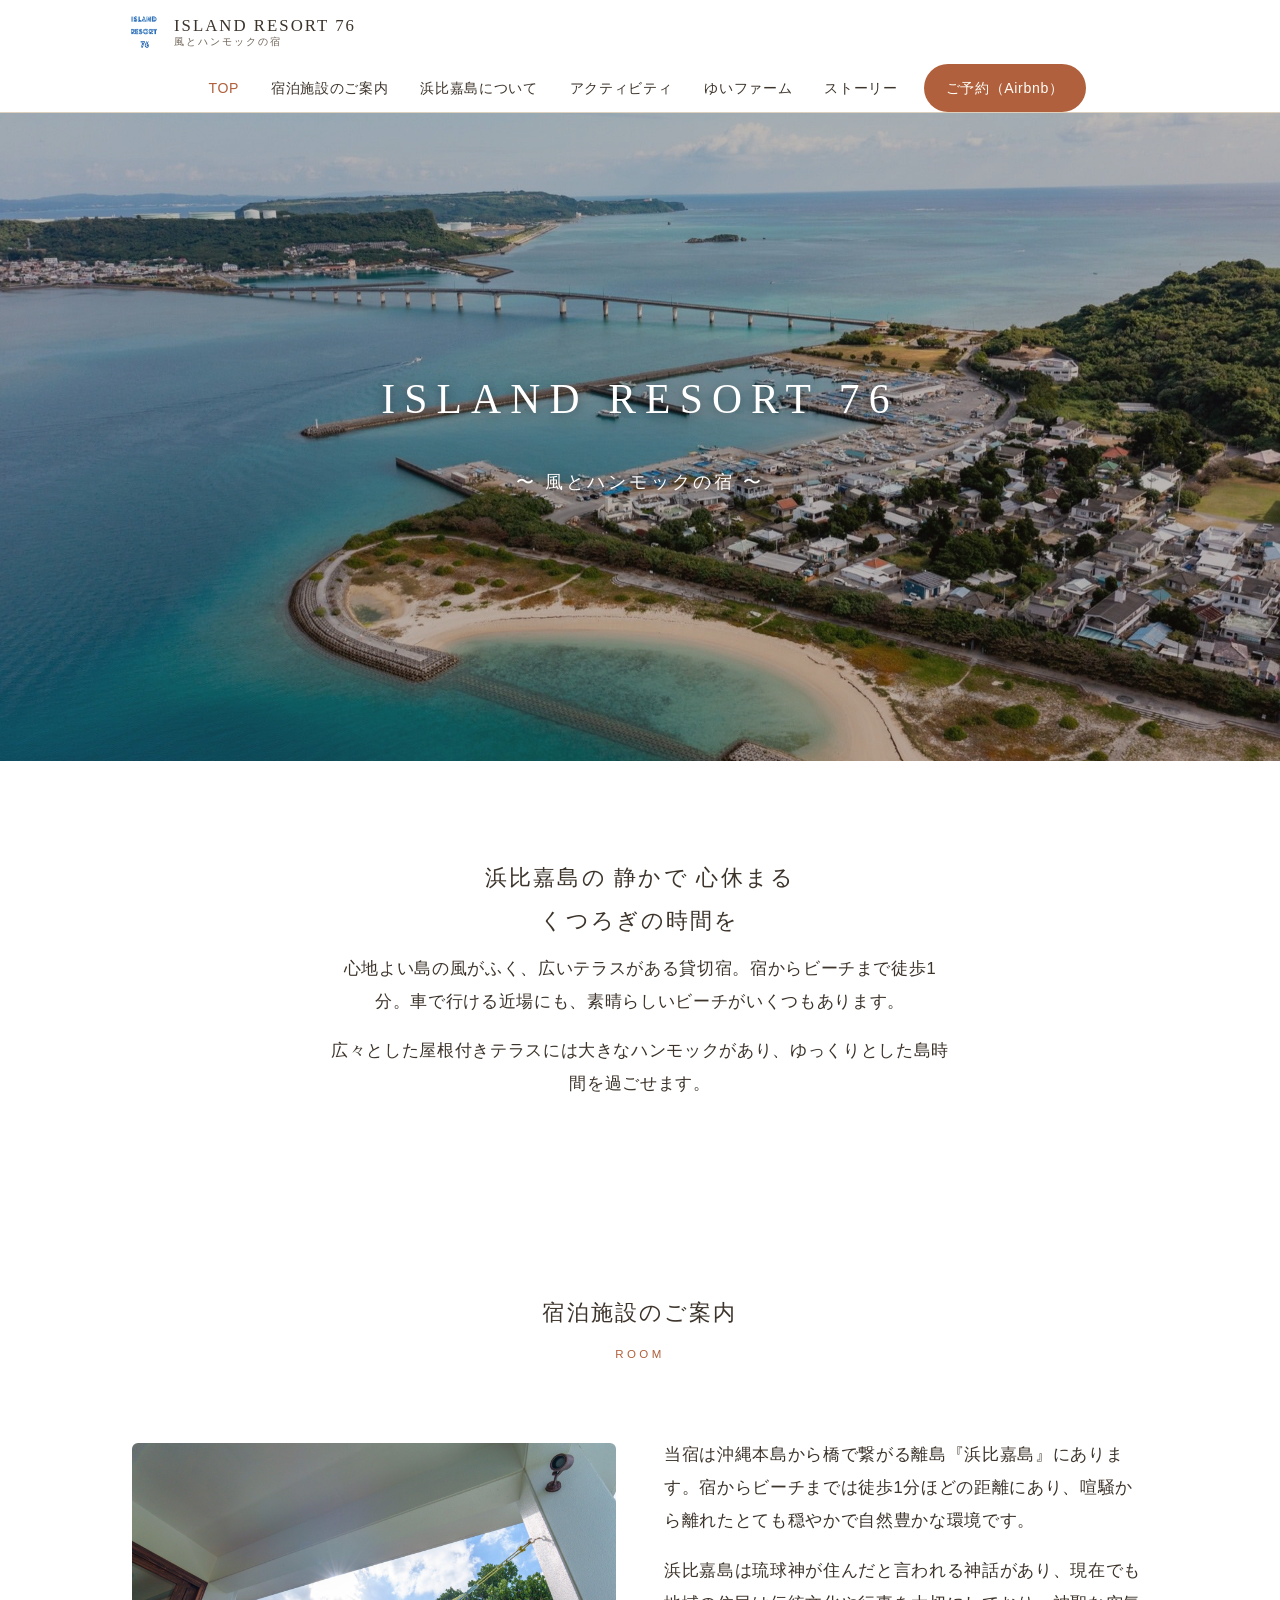
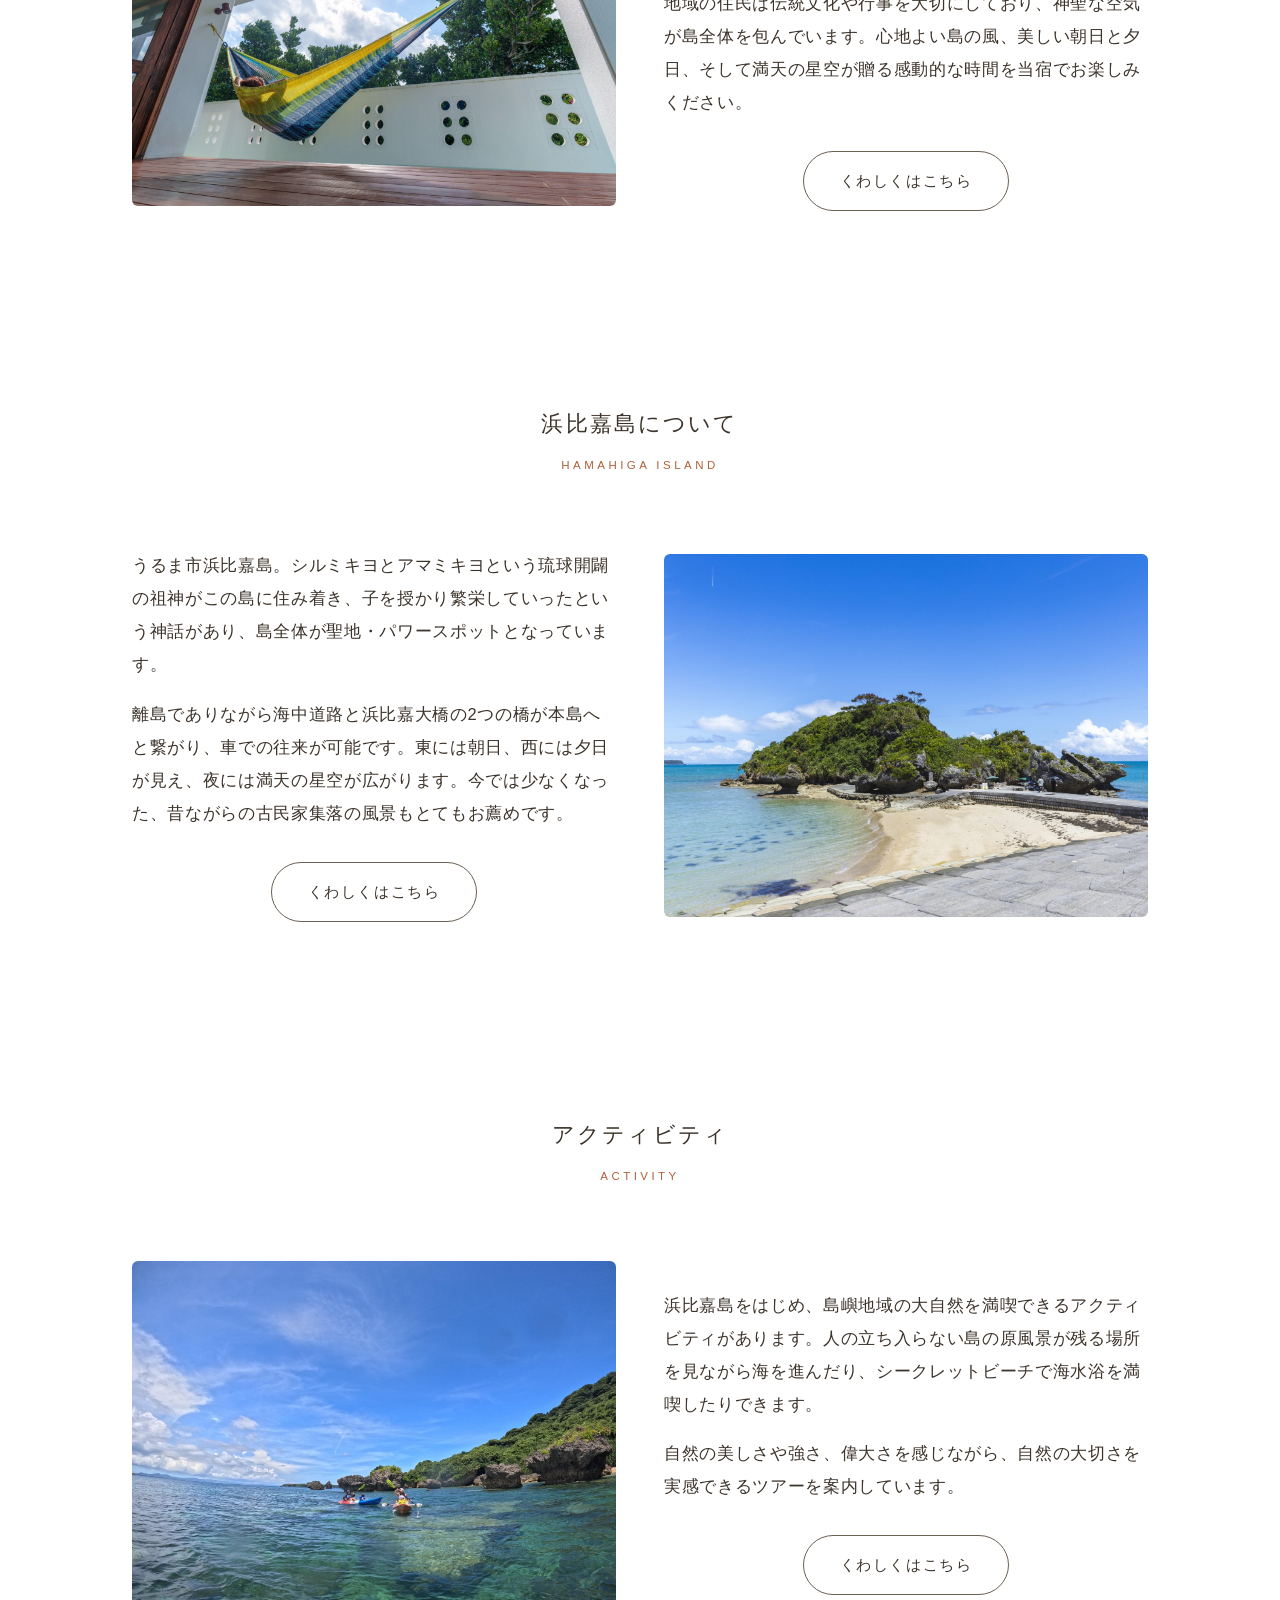
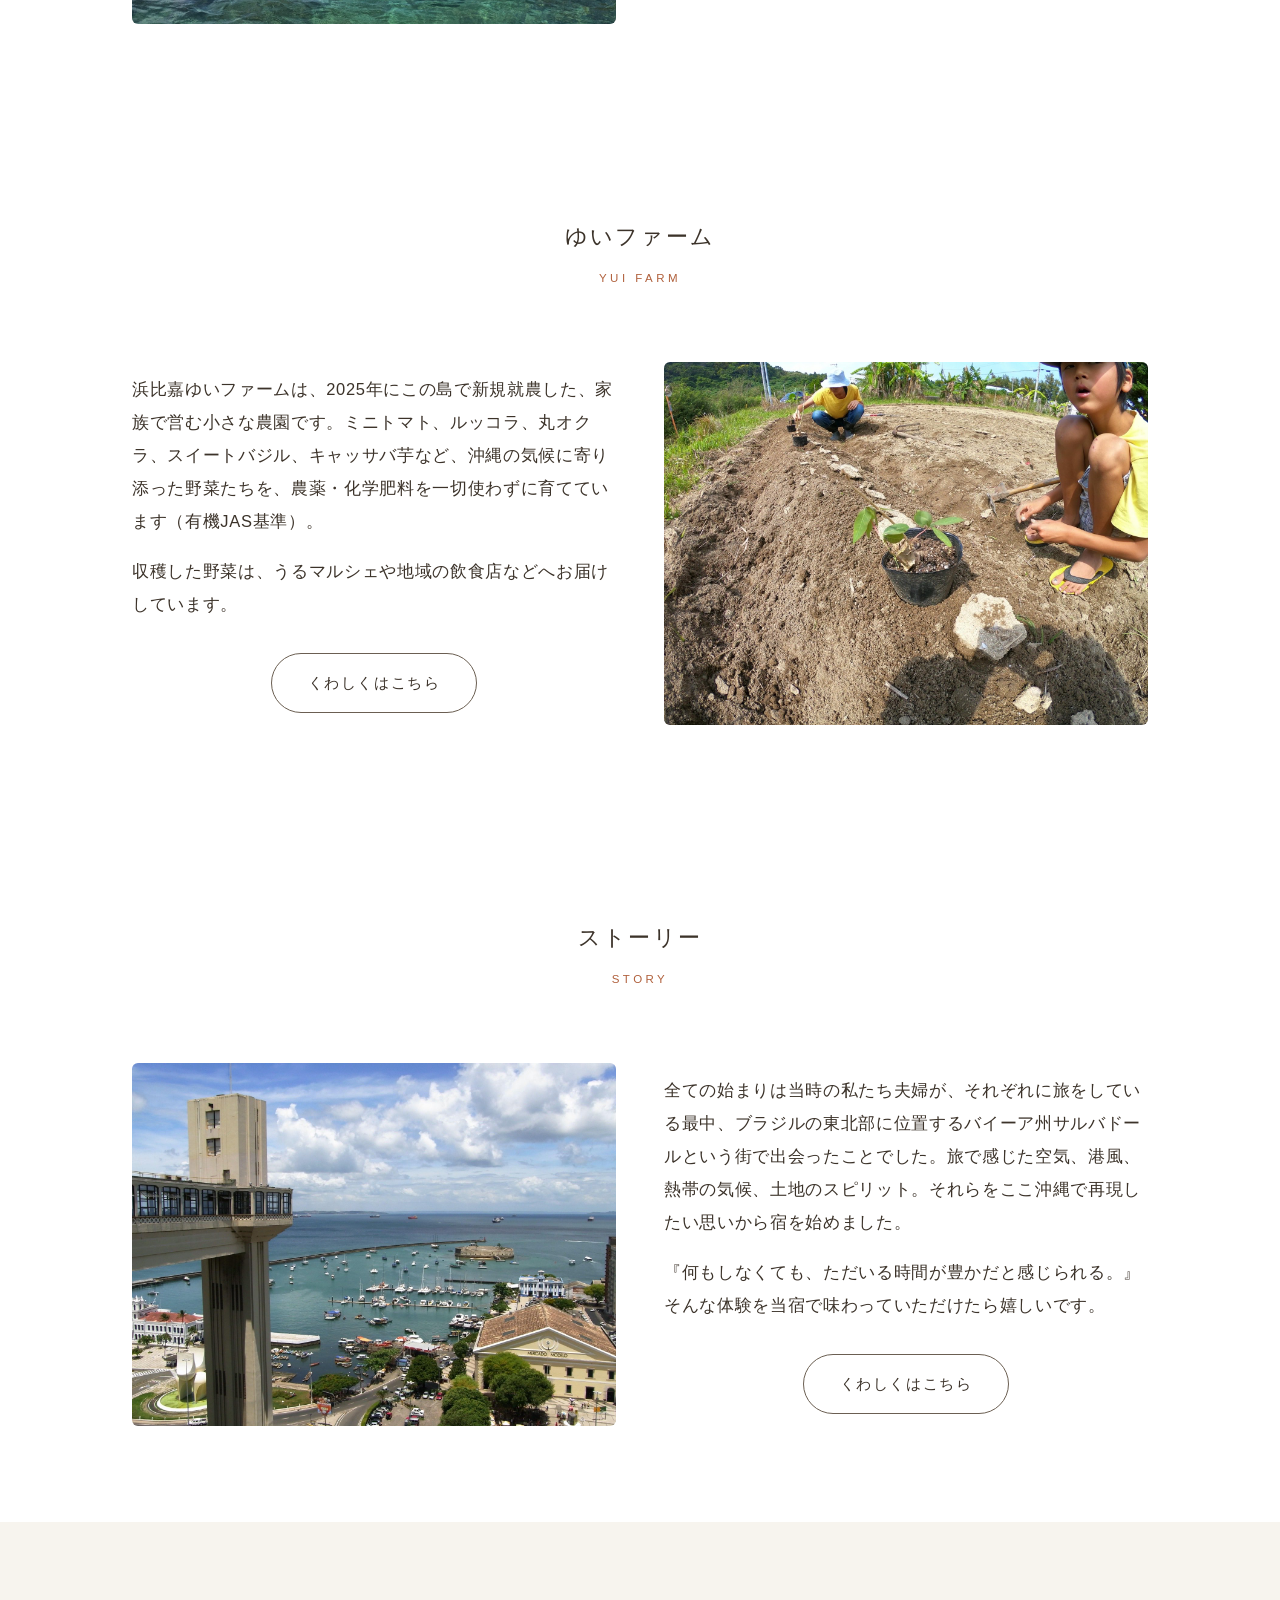
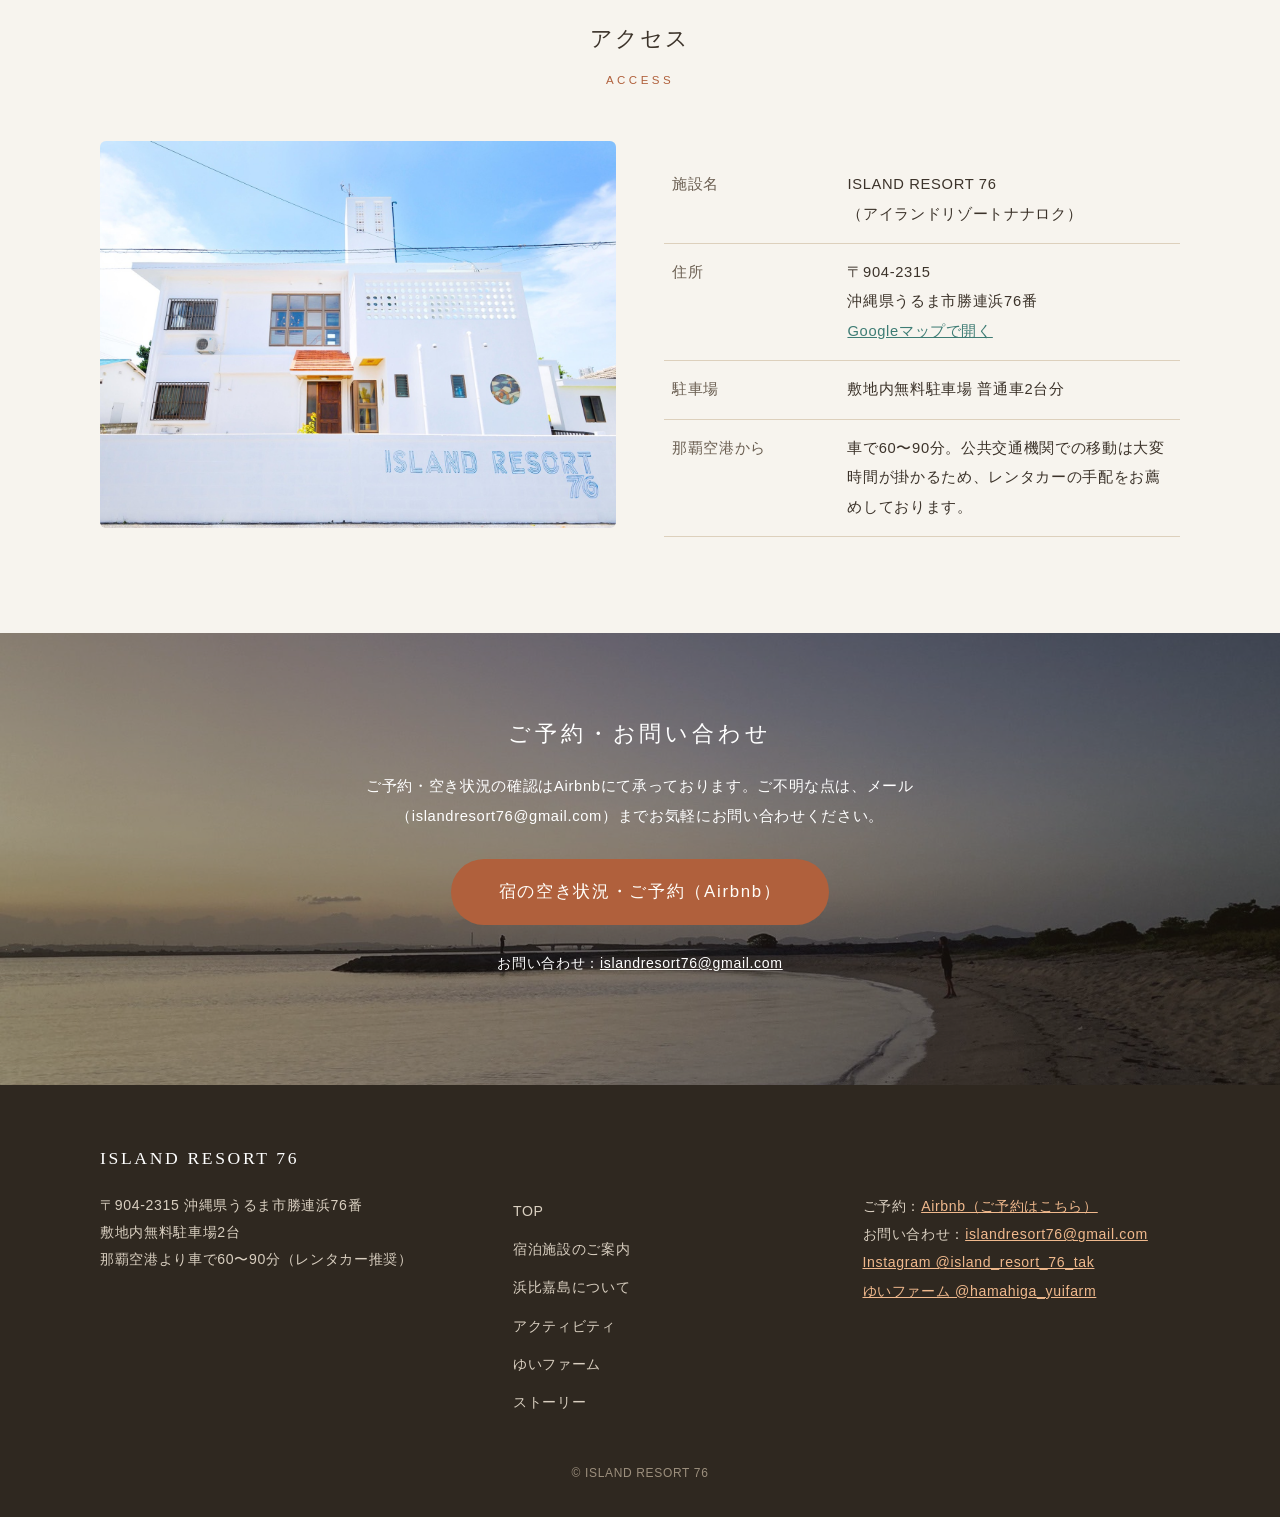
<file: index.html>
<!DOCTYPE html>
<html lang="ja">
<head>
<meta charset="UTF-8">
<meta name="viewport" content="width=device-width, initial-scale=1">
<meta http-equiv="Content-Security-Policy" content="default-src 'self'; script-src 'self'; style-src 'self' 'unsafe-inline' https://fonts.googleapis.com; font-src https://fonts.gstatic.com; img-src 'self' data:; connect-src 'self'; object-src 'none'; base-uri 'self'; form-action 'none'; upgrade-insecure-requests">
<meta name="referrer" content="strict-origin-when-cross-origin">
<title>ISLAND RESORT 76｜沖縄・浜比嘉島 風とハンモックの貸切宿</title>
<meta name="description" content="沖縄本島から橋で渡れる離島・浜比嘉島の貸切宿。ビーチまで徒歩1分、大きなハンモックのある広いテラスで、ゆっくりとした島時間をお過ごしください。">
<meta property="og:type" content="website">
<meta property="og:title" content="ISLAND RESORT 76｜沖縄・浜比嘉島 風とハンモックの貸切宿">
<meta property="og:description" content="ビーチまで徒歩1分。ハンモックのある広いテラスで島時間を過ごせる、浜比嘉島の貸切宿です。">
<meta property="og:url" content="https://ir76.com/">
<meta property="og:image" content="https://ir76.com/images/hero-top.jpg">
<meta property="og:site_name" content="ISLAND RESORT 76">
<meta name="twitter:card" content="summary_large_image">
<link rel="icon" href="images/logo.png">
<link rel="preconnect" href="https://fonts.googleapis.com">
<link rel="preconnect" href="https://fonts.gstatic.com" crossorigin>
<link href="https://fonts.googleapis.com/css2?family=Zen+Old+Mincho:wght@400;500&family=Zen+Kaku+Gothic+New:wght@400;700&display=swap" rel="stylesheet">
<link rel="stylesheet" href="css/style.css">
</head>
<body>

<header class="site-header">
  <div class="header-inner">
    <a class="brand" href="index.html">
      <img src="images/logo.png" alt="ISLAND RESORT 76 ロゴ" width="40" height="40">
      <span class="brand-name">ISLAND RESORT 76<span class="brand-sub">風とハンモックの宿</span></span>
    </a>
    <button class="nav-toggle" aria-expanded="false" aria-label="メニューを開く"><span></span><span></span><span></span></button>
  </div>
  <nav class="global-nav" aria-label="サイト内メニュー">
    <ul>
      <li><a href="index.html" aria-current="page">TOP</a></li>
      <li><a href="accommodation.html">宿泊施設のご案内</a></li>
      <li><a href="hamahiga.html">浜比嘉島について</a></li>
      <li><a href="activity.html">アクティビティ</a></li>
      <li><a href="yuifarm.html">ゆいファーム</a></li>
      <li><a href="story.html">ストーリー</a></li>
      <li class="nav-book"><a href="https://www.airbnb.jp/rooms/34080405" target="_blank" rel="noopener">ご予約（Airbnb）</a></li>
    </ul>
  </nav>
</header>

<main>

<div class="hero">
  <img src="images/hero-top.jpg" alt="空から見た浜比嘉島と浜比嘉大橋" fetchpriority="high">
  <div class="hero-text">
    <h1>ISLAND RESORT 76<br><span class="hero-sub">〜 風とハンモックの宿 〜</span></h1>
  </div>
</div>

<section class="section">
  <h2 class="section-title reveal">浜比嘉島の 静かで 心休まる<br>くつろぎの時間を</h2>
  <div class="lead reveal">
    <p>心地よい島の風がふく、広いテラスがある貸切宿。宿からビーチまで徒歩1分。車で行ける近場にも、素晴らしいビーチがいくつもあります。</p>
    <p>広々とした屋根付きテラスには大きなハンモックがあり、ゆっくりとした島時間を過ごせます。</p>
  </div>
</section>

<section class="section">
  <h2 class="section-title reveal">宿泊施設のご案内</h2>
  <span class="section-title-en reveal">Room</span>
  <div class="feature reveal">
    <div class="feature-img"><img src="images/balcony-21.jpg" alt="ハンモックのある屋根付きテラス" loading="lazy"></div>
    <div class="feature-body">
      <p>当宿は沖縄本島から橋で繋がる離島『浜比嘉島』にあります。宿からビーチまでは徒歩1分ほどの距離にあり、喧騒から離れたとても穏やかで自然豊かな環境です。</p>
      <p>浜比嘉島は琉球神が住んだと言われる神話があり、現在でも地域の住民は伝統文化や行事を大切にしており、神聖な空気が島全体を包んでいます。心地よい島の風、美しい朝日と夕日、そして満天の星空が贈る感動的な時間を当宿でお楽しみください。</p>
      <p class="btn-row"><a class="btn btn--ghost" href="accommodation.html">くわしくはこちら</a></p>
    </div>
  </div>
</section>

<section class="section">
  <h2 class="section-title reveal">浜比嘉島について</h2>
  <span class="section-title-en reveal">Hamahiga Island</span>
  <div class="feature feature--reverse reveal">
    <div class="feature-img"><img src="images/amamichu.jpg" alt="海に浮かぶアマミチューの島" loading="lazy"></div>
    <div class="feature-body">
      <p>うるま市浜比嘉島。シルミキヨとアマミキヨという琉球開闢の祖神がこの島に住み着き、子を授かり繁栄していったという神話があり、島全体が聖地・パワースポットとなっています。</p>
      <p>離島でありながら海中道路と浜比嘉大橋の2つの橋が本島へと繋がり、車での往来が可能です。東には朝日、西には夕日が見え、夜には満天の星空が広がります。今では少なくなった、昔ながらの古民家集落の風景もとてもお薦めです。</p>
      <p class="btn-row"><a class="btn btn--ghost" href="hamahiga.html">くわしくはこちら</a></p>
    </div>
  </div>
</section>

<section class="section">
  <h2 class="section-title reveal">アクティビティ</h2>
  <span class="section-title-en reveal">Activity</span>
  <div class="feature reveal">
    <div class="feature-img"><img src="images/kayak-2.jpg" alt="浜比嘉島周辺の海" loading="lazy"></div>
    <div class="feature-body">
      <p>浜比嘉島をはじめ、島嶼地域の大自然を満喫できるアクティビティがあります。人の立ち入らない島の原風景が残る場所を見ながら海を進んだり、シークレットビーチで海水浴を満喫したりできます。</p>
      <p>自然の美しさや強さ、偉大さを感じながら、自然の大切さを実感できるツアーを案内しています。</p>
      <p class="btn-row"><a class="btn btn--ghost" href="activity.html">くわしくはこちら</a></p>
    </div>
  </div>
</section>

<section class="section">
  <h2 class="section-title reveal">ゆいファーム</h2>
  <span class="section-title-en reveal">Yui Farm</span>
  <div class="feature feature--reverse reveal">
    <div class="feature-img"><img src="images/farm-1.jpg" alt="ゆいファームでの植え付け作業" loading="lazy"></div>
    <div class="feature-body">
      <p>浜比嘉ゆいファームは、2025年にこの島で新規就農した、家族で営む小さな農園です。ミニトマト、ルッコラ、丸オクラ、スイートバジル、キャッサバ芋など、沖縄の気候に寄り添った野菜たちを、農薬・化学肥料を一切使わずに育てています（有機JAS基準）。</p>
      <p>収穫した野菜は、うるマルシェや地域の飲食店などへお届けしています。</p>
      <p class="btn-row"><a class="btn btn--ghost" href="yuifarm.html">くわしくはこちら</a></p>
    </div>
  </div>
</section>

<section class="section">
  <h2 class="section-title reveal">ストーリー</h2>
  <span class="section-title-en reveal">Story</span>
  <div class="feature reveal">
    <div class="feature-img"><img src="images/salvador.jpg" alt="ブラジル・サルバドールの港町" loading="lazy"></div>
    <div class="feature-body">
      <p>全ての始まりは当時の私たち夫婦が、それぞれに旅をしている最中、ブラジルの東北部に位置するバイーア州サルバドールという街で出会ったことでした。旅で感じた空気、港風、熱帯の気候、土地のスピリット。それらをここ沖縄で再現したい思いから宿を始めました。</p>
      <p>『何もしなくても、ただいる時間が豊かだと感じられる。』そんな体験を当宿で味わっていただけたら嬉しいです。</p>
      <p class="btn-row"><a class="btn btn--ghost" href="story.html">くわしくはこちら</a></p>
    </div>
  </div>
</section>

<section class="section section--band">
  <div class="band-inner">
    <h2 class="section-title reveal">アクセス</h2>
    <span class="section-title-en reveal">Access</span>
    <div class="feature reveal" style="margin-top:0">
      <div class="feature-img"><img src="images/facade.jpg" alt="ISLAND RESORT 76 外観" loading="lazy"></div>
      <div class="feature-body">
        <table class="spec-table">
          <tr><th>施設名</th><td>ISLAND RESORT 76<br>（アイランドリゾートナナロク）</td></tr>
          <tr><th>住所</th><td>〒904-2315<br>沖縄県うるま市勝連浜76番<br><a href="https://www.google.com/maps/search/?api=1&amp;query=%E6%B2%96%E7%B8%84%E7%9C%8C%E3%81%86%E3%82%8B%E3%81%BE%E5%B8%82%E5%8B%9D%E9%80%A3%E6%B5%9C76" target="_blank" rel="noopener">Googleマップで開く</a></td></tr>
          <tr><th>駐車場</th><td>敷地内無料駐車場 普通車2台分</td></tr>
          <tr><th>那覇空港から</th><td>車で60〜90分。公共交通機関での移動は大変時間が掛かるため、レンタカーの手配をお薦めしております。</td></tr>
        </table>
      </div>
    </div>
  </div>
</section>

<section class="booking-cta">
  <h2>ご予約・お問い合わせ</h2>
  <p>ご予約・空き状況の確認はAirbnbにて承っております。ご不明な点は、メール（islandresort76@gmail.com）までお気軽にお問い合わせください。</p>
  <a class="btn btn--primary" href="https://www.airbnb.jp/rooms/34080405" target="_blank" rel="noopener">宿の空き状況・ご予約（Airbnb）</a>
  <p class="contact-links">お問い合わせ：<a href="mailto:islandresort76@gmail.com">islandresort76@gmail.com</a></p>
</section>

</main>

<footer class="site-footer">
  <div class="footer-inner">
    <p class="footer-brand">ISLAND RESORT 76</p>
    <div class="footer-cols">
      <div class="footer-access">
        <p>〒904-2315 沖縄県うるま市勝連浜76番<br>
        敷地内無料駐車場2台<br>
        那覇空港より車で60〜90分（レンタカー推奨）</p>
      </div>
      <nav class="footer-nav" aria-label="フッターメニュー">
        <ul>
          <li><a href="index.html">TOP</a></li>
          <li><a href="accommodation.html">宿泊施設のご案内</a></li>
          <li><a href="hamahiga.html">浜比嘉島について</a></li>
          <li><a href="activity.html">アクティビティ</a></li>
          <li><a href="yuifarm.html">ゆいファーム</a></li>
          <li><a href="story.html">ストーリー</a></li>
        </ul>
      </nav>
      <div class="footer-contact">
        <p>ご予約：<a href="https://www.airbnb.jp/rooms/34080405" target="_blank" rel="noopener">Airbnb（ご予約はこちら）</a><br>
        お問い合わせ：<a href="mailto:islandresort76@gmail.com">islandresort76@gmail.com</a><br>
        <a href="https://www.instagram.com/island_resort_76_tak/" target="_blank" rel="noopener">Instagram @island_resort_76_tak</a><br>
        <a href="https://www.instagram.com/hamahiga_yuifarm/" target="_blank" rel="noopener">ゆいファーム @hamahiga_yuifarm</a></p>
      </div>
    </div>
    <p class="copyright">© ISLAND RESORT 76</p>
  </div>
</footer>

<script src="js/main.js"></script>
</body>
</html>
</file>
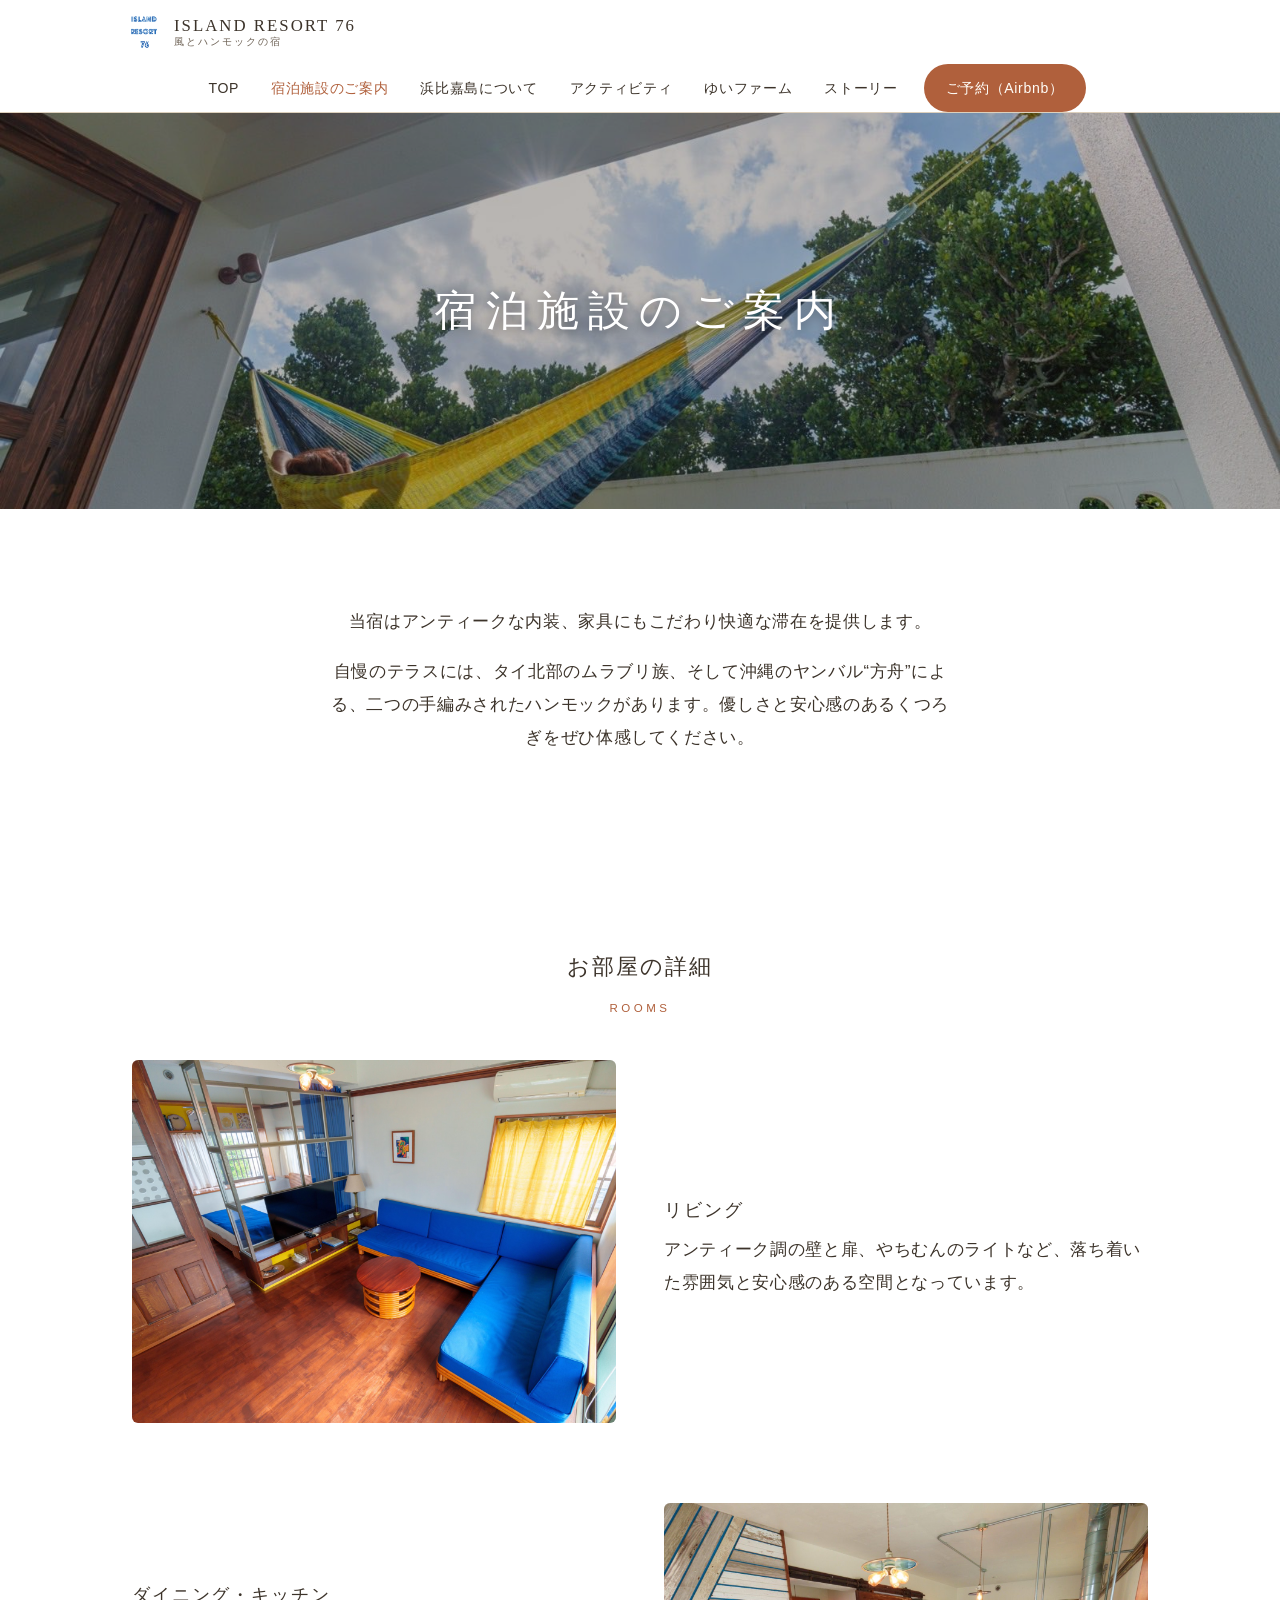
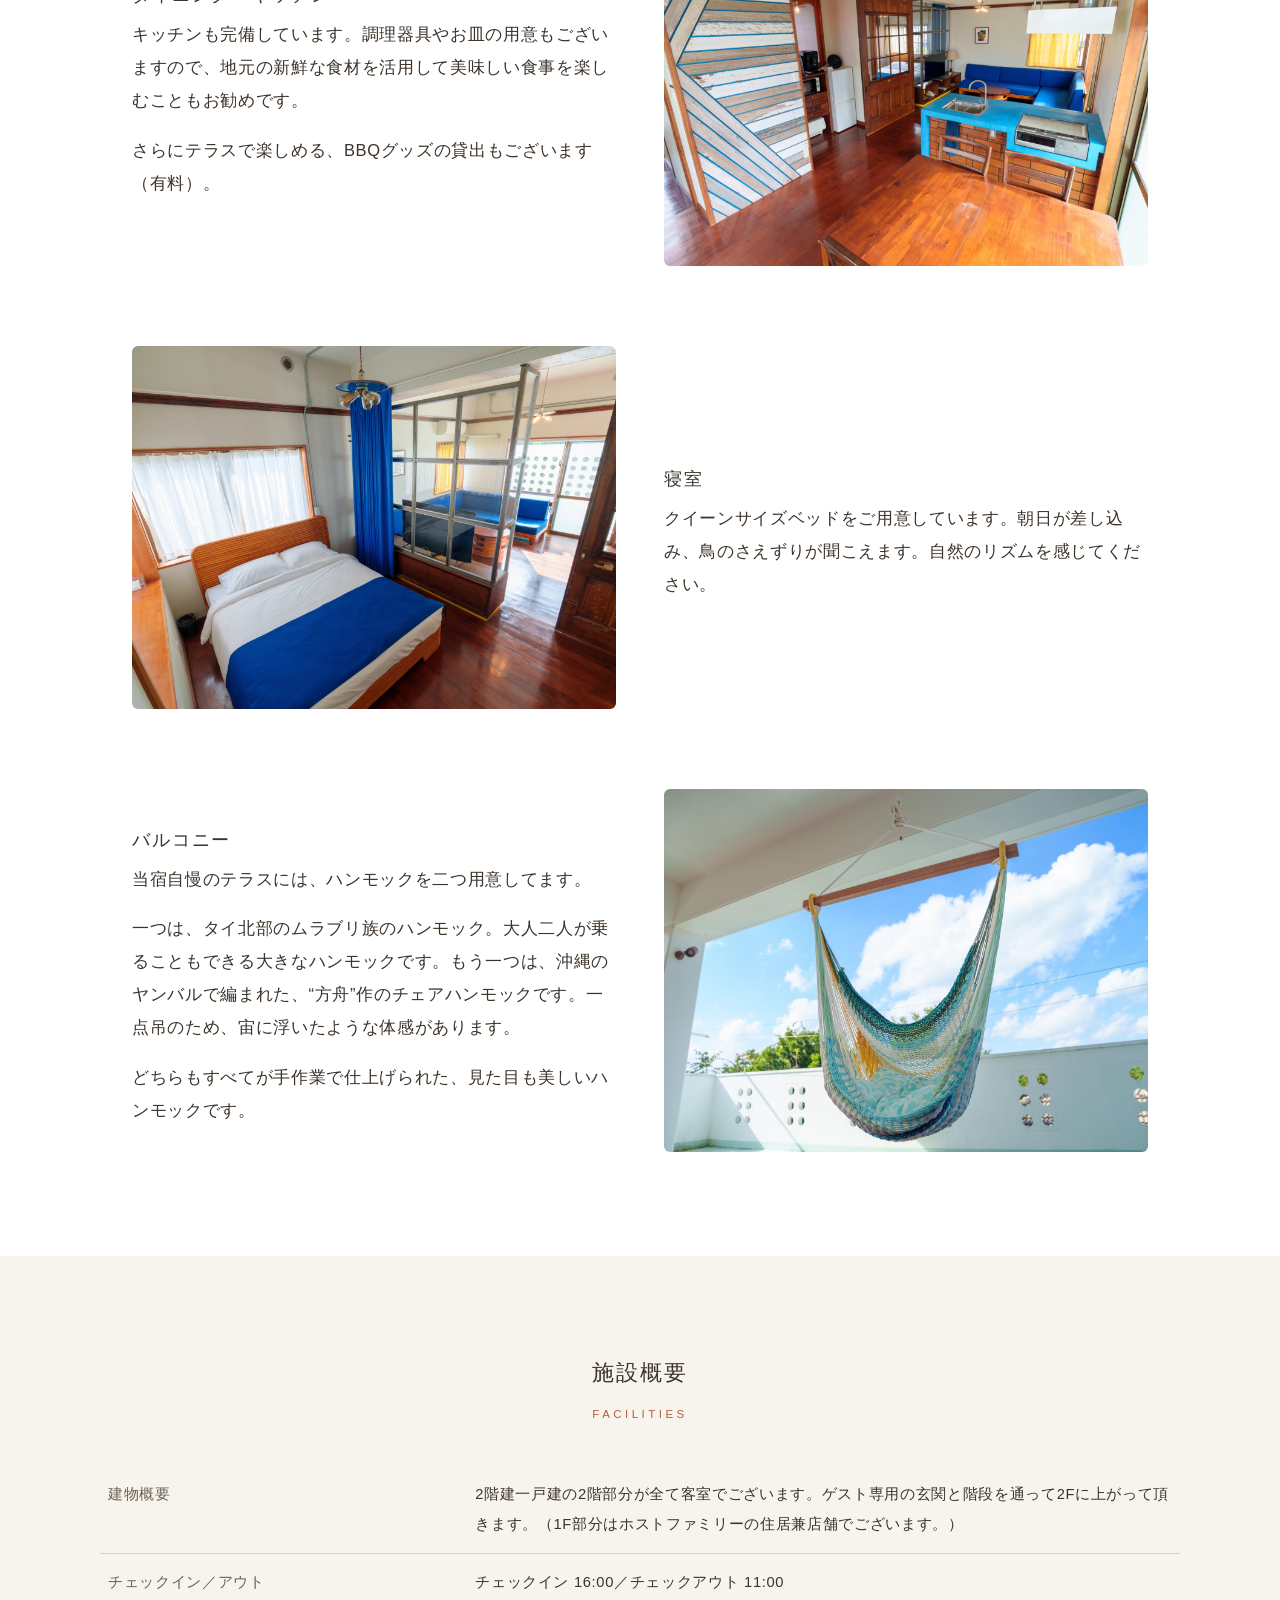
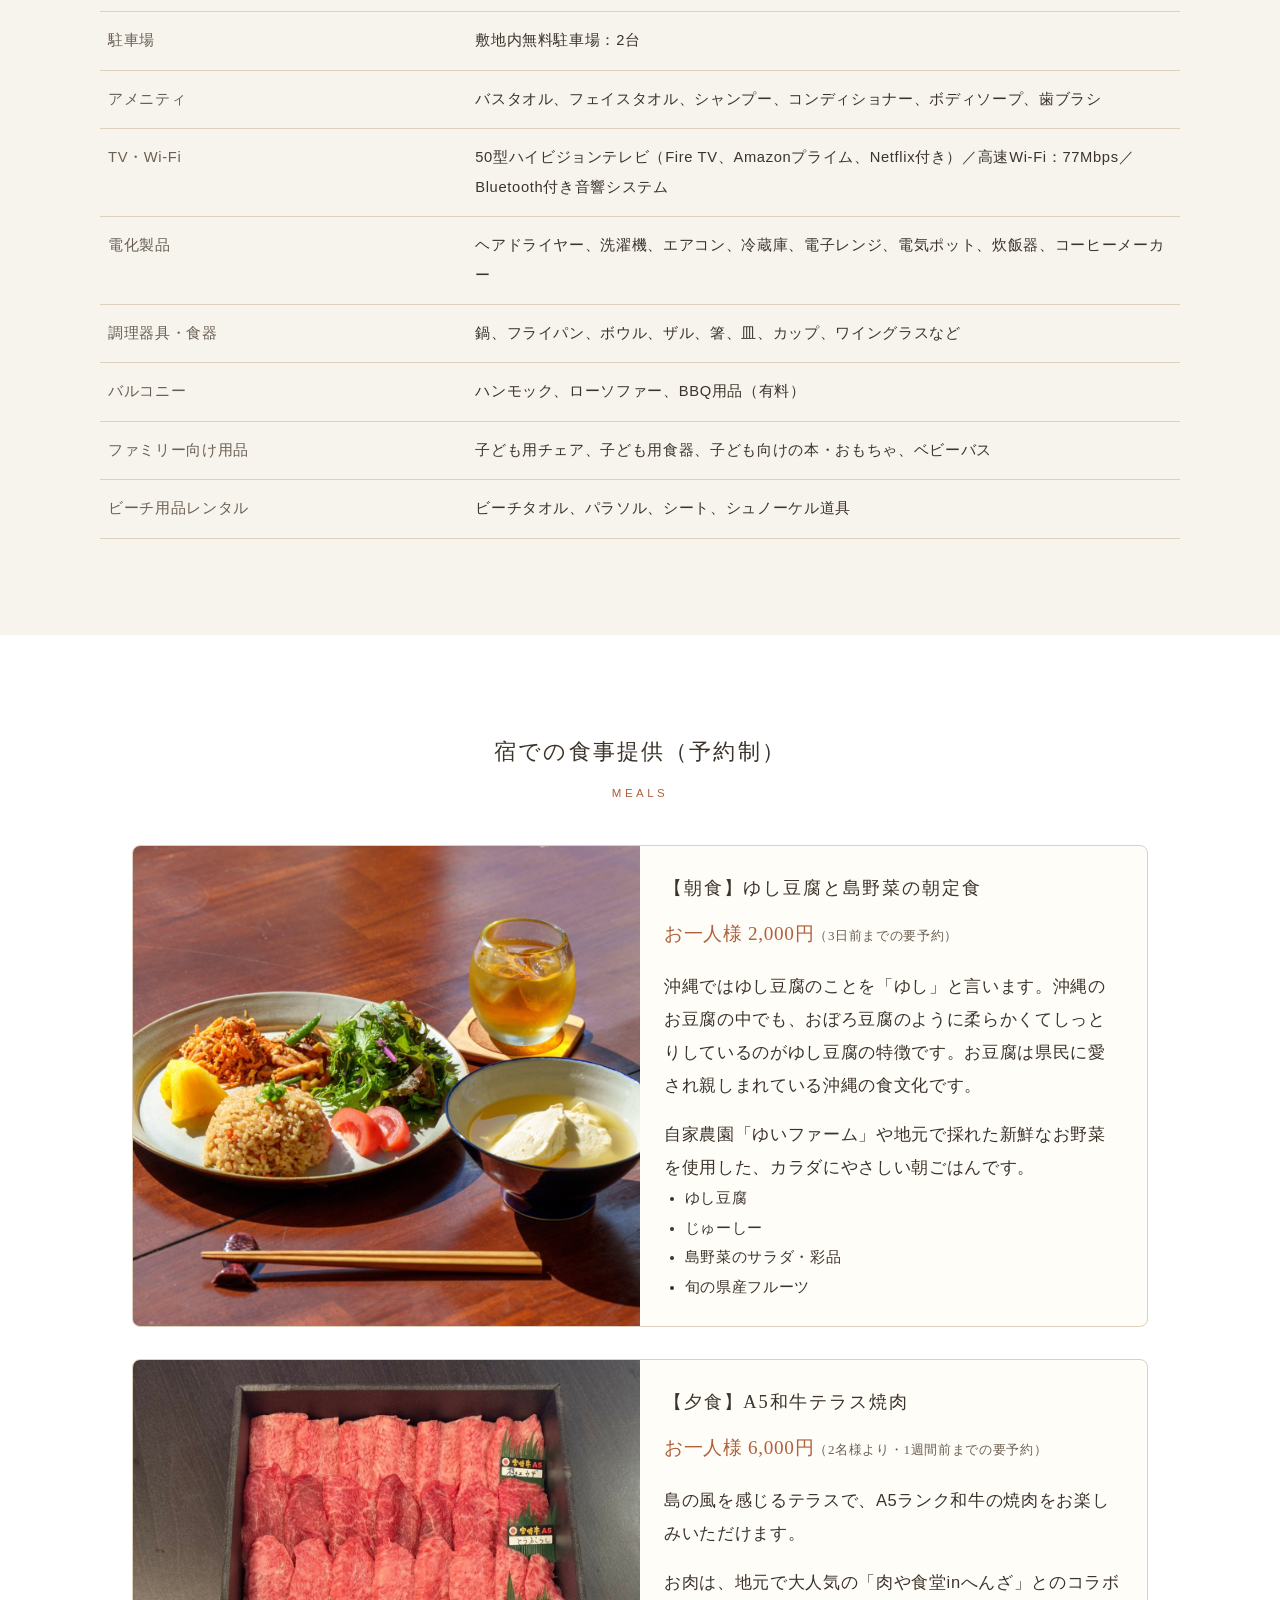
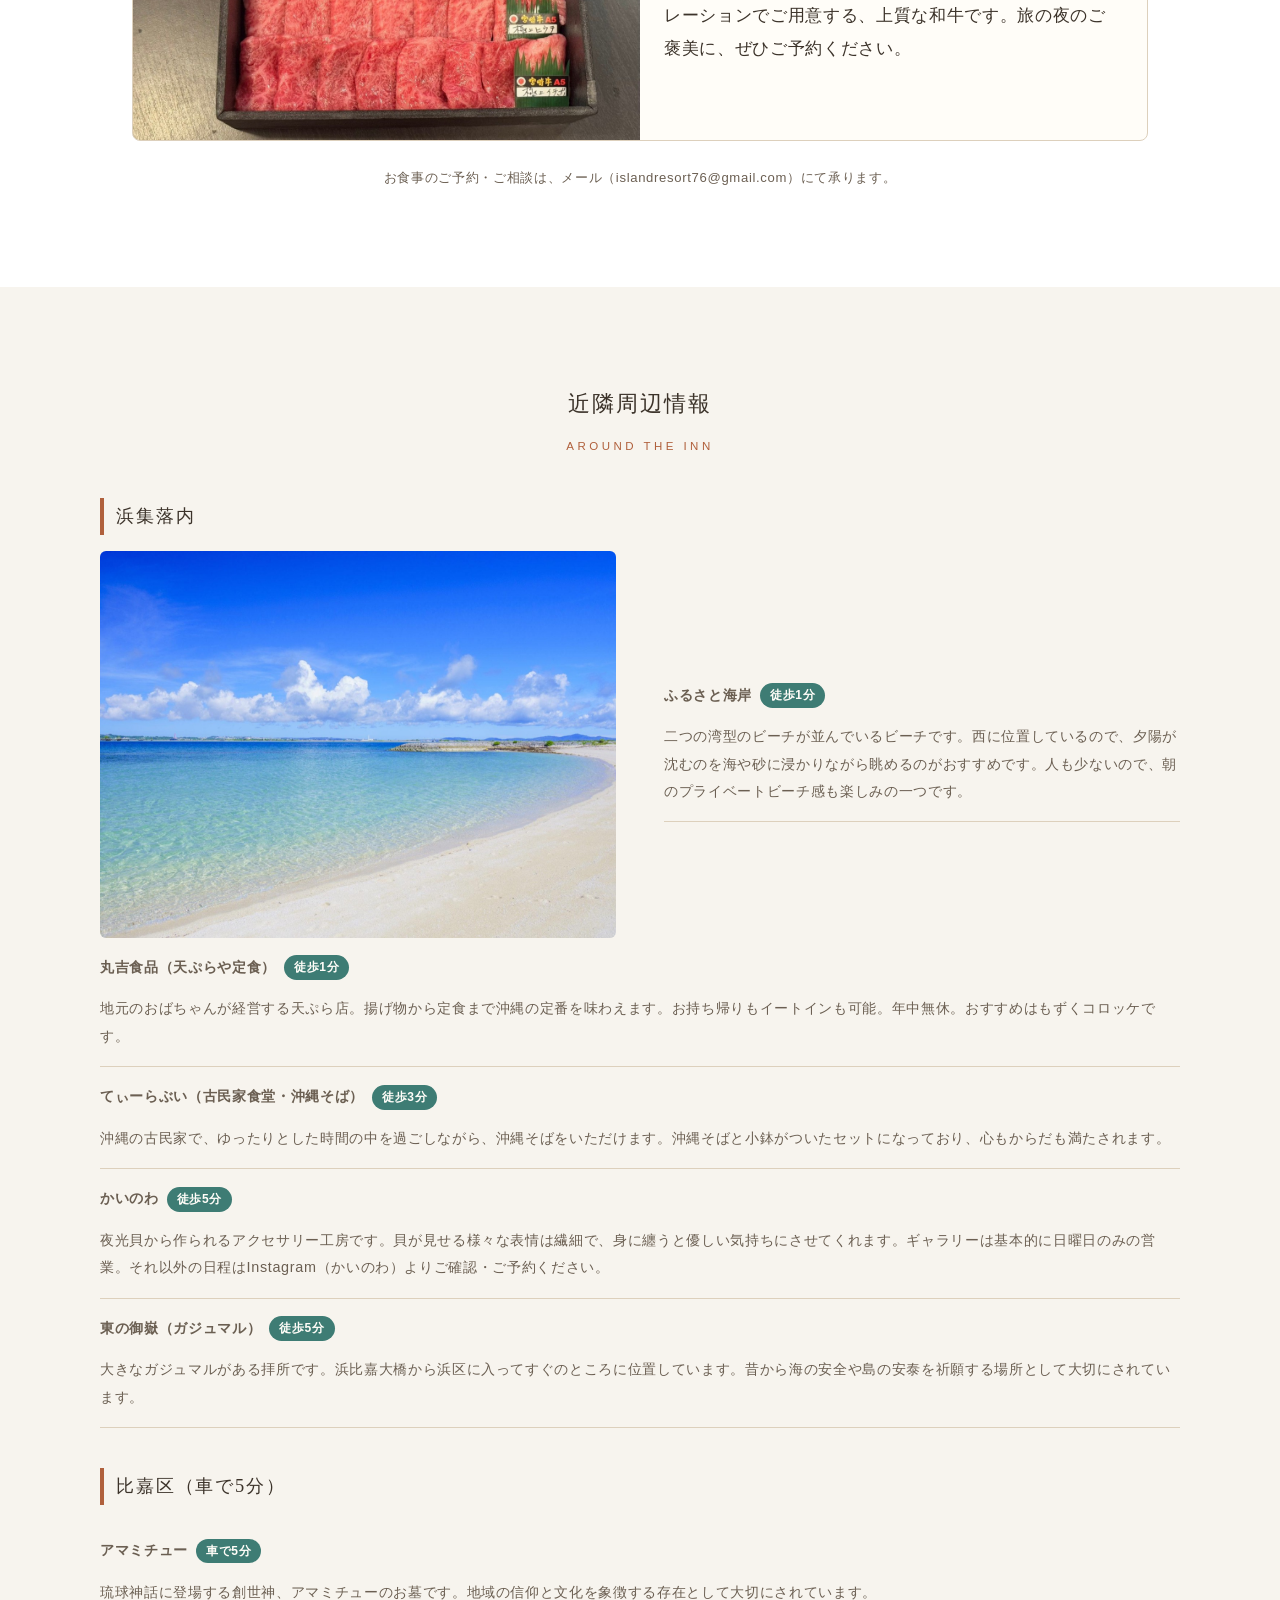
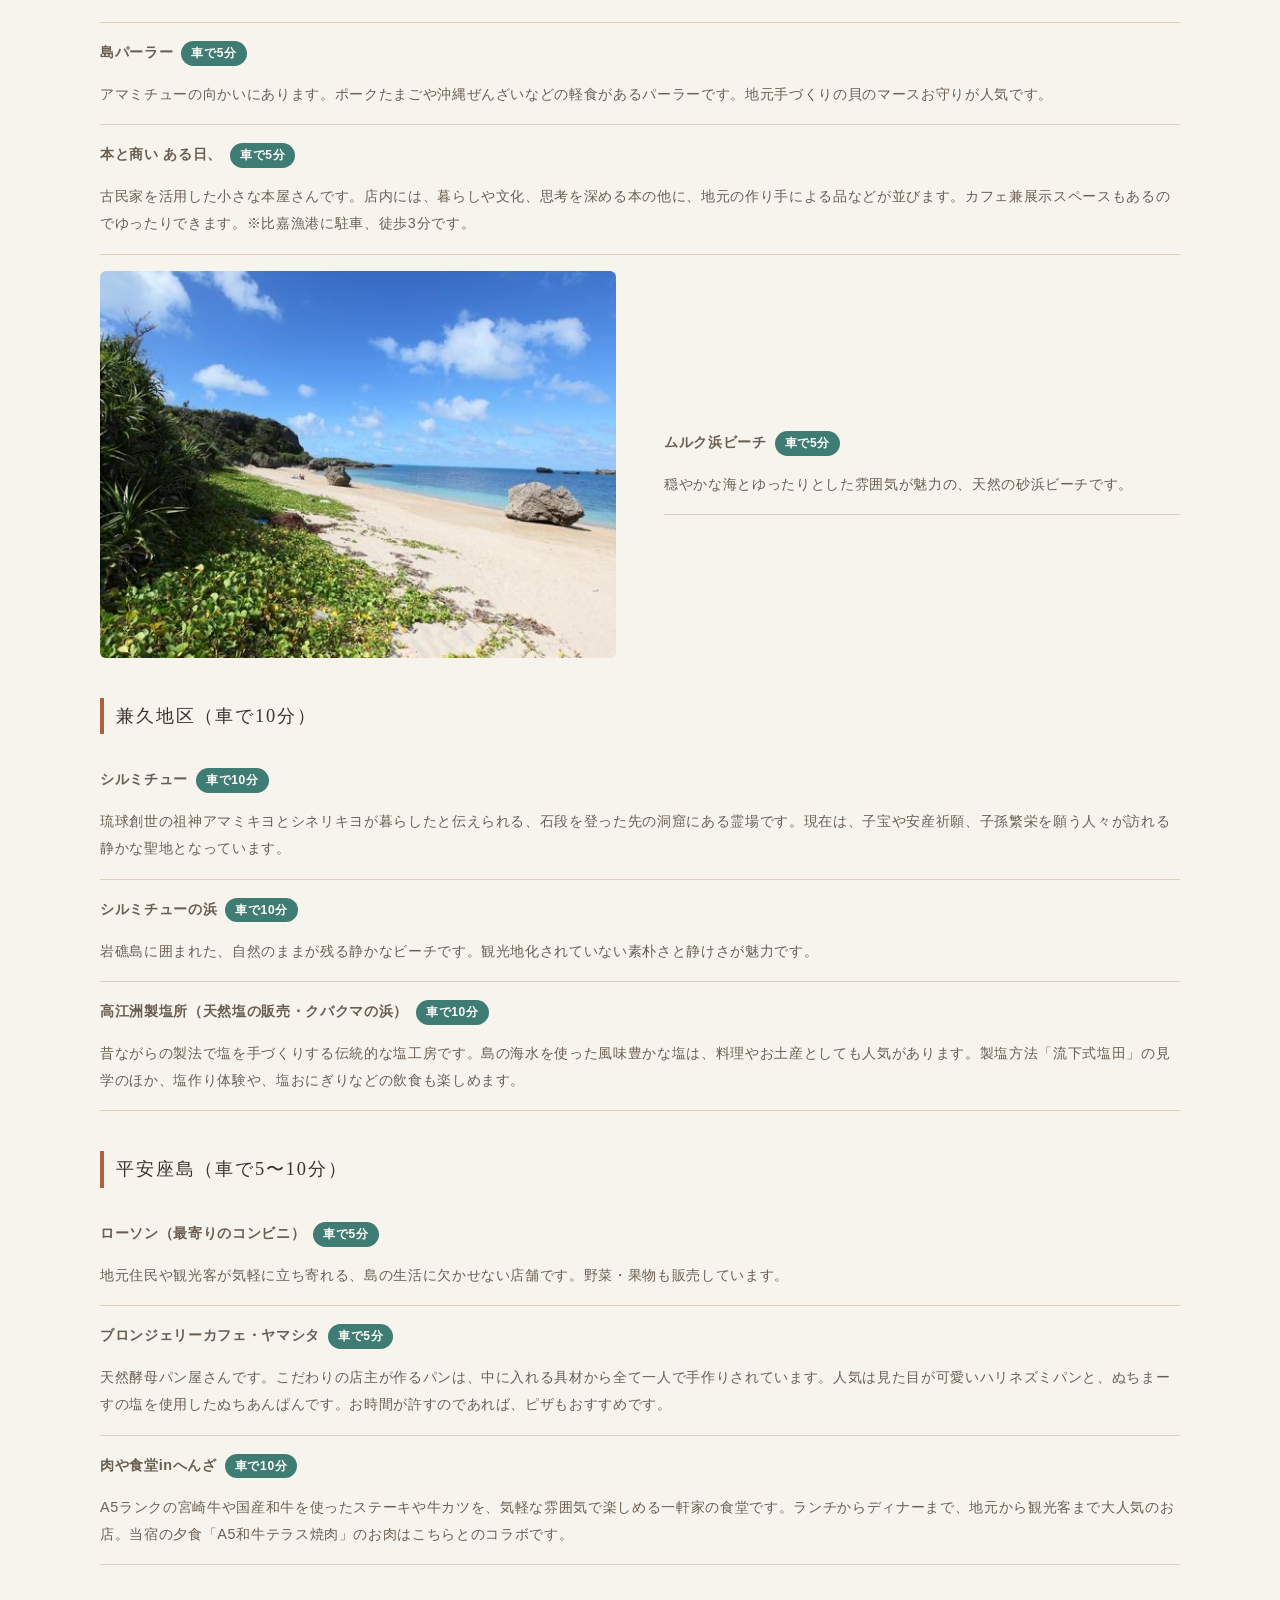
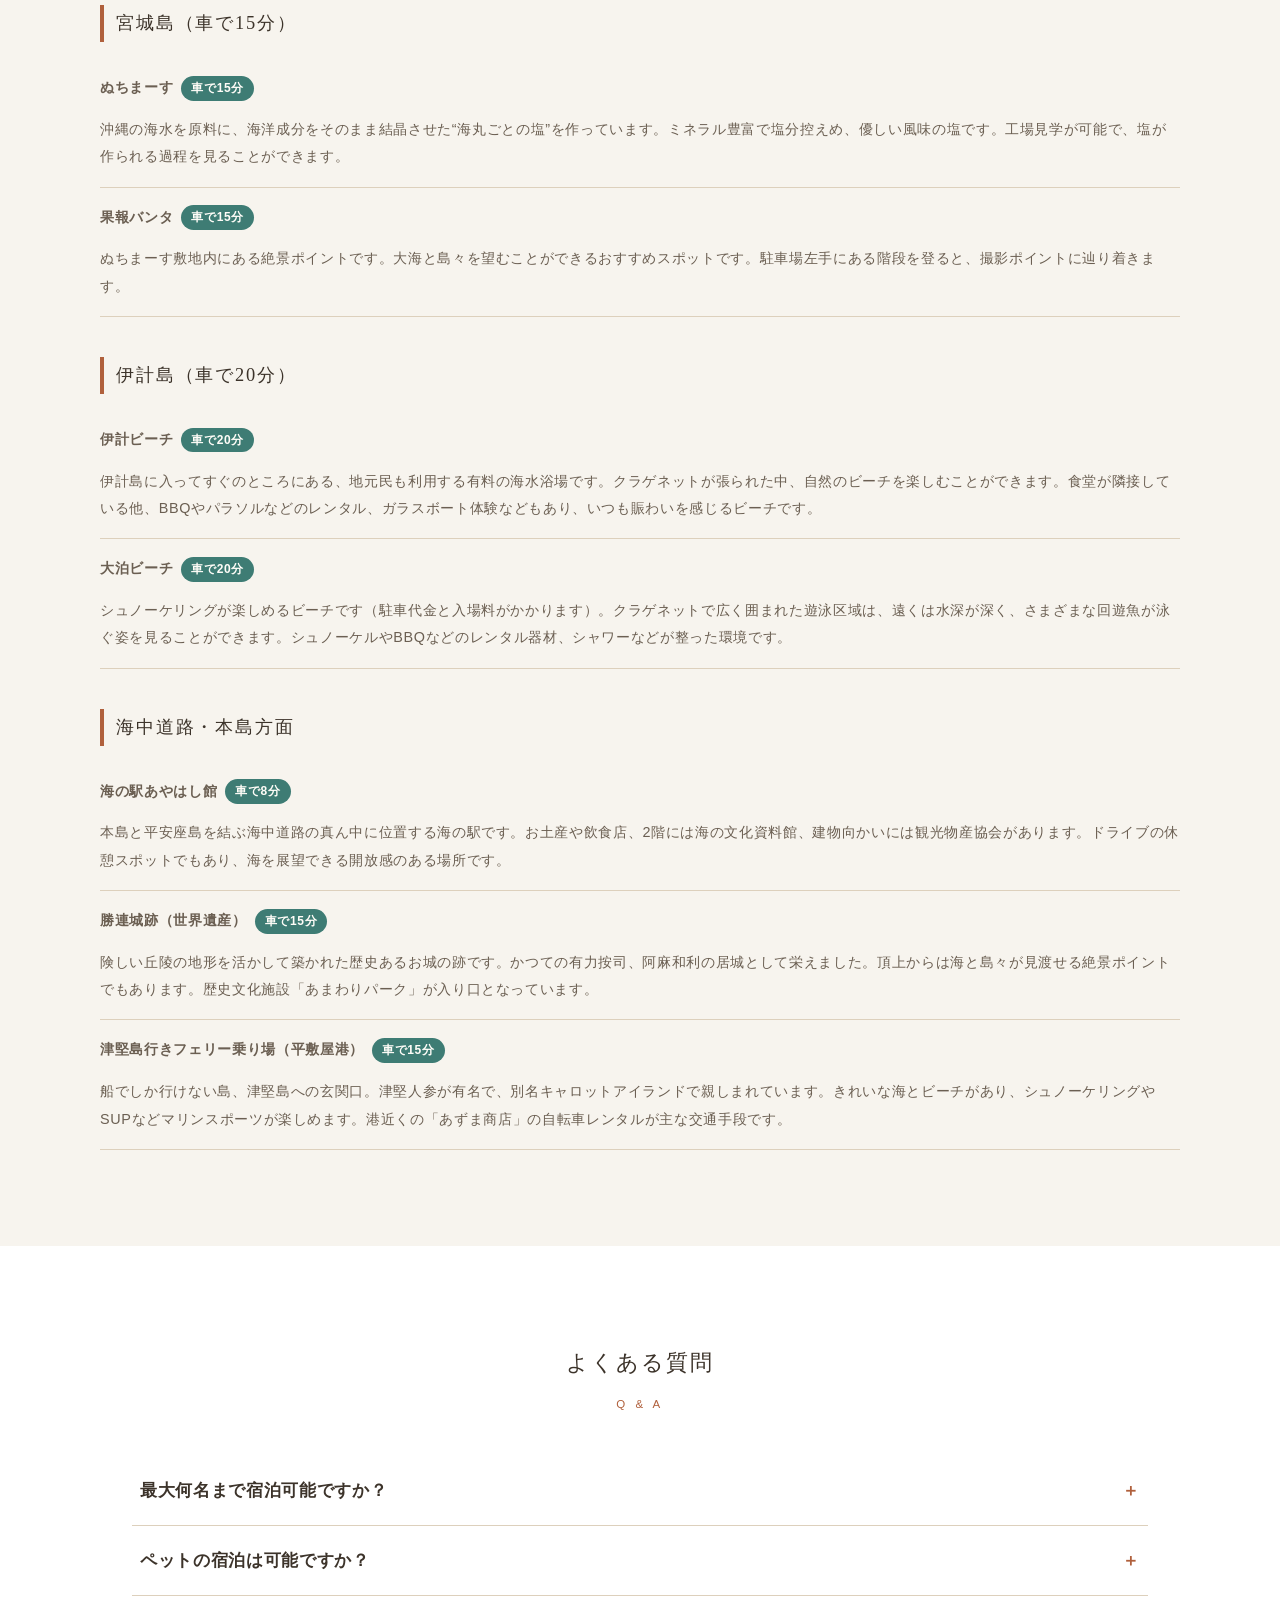
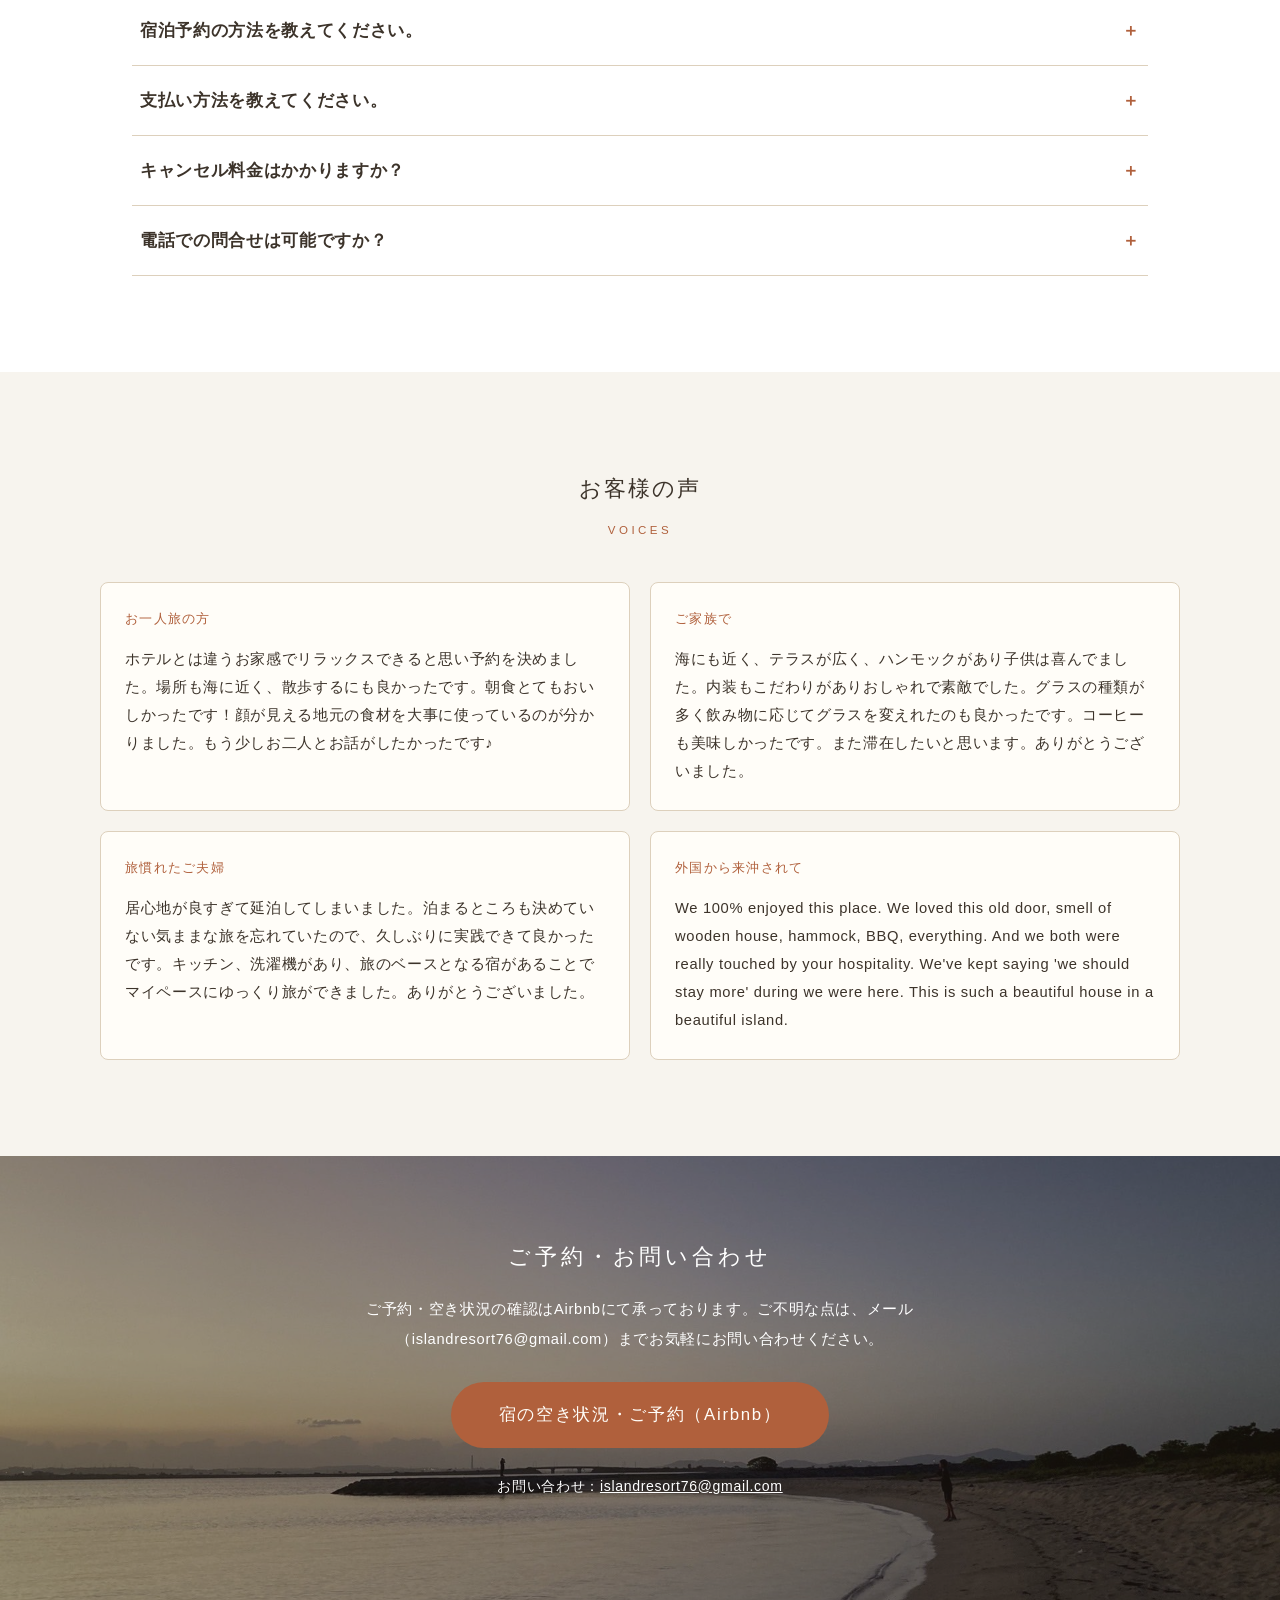
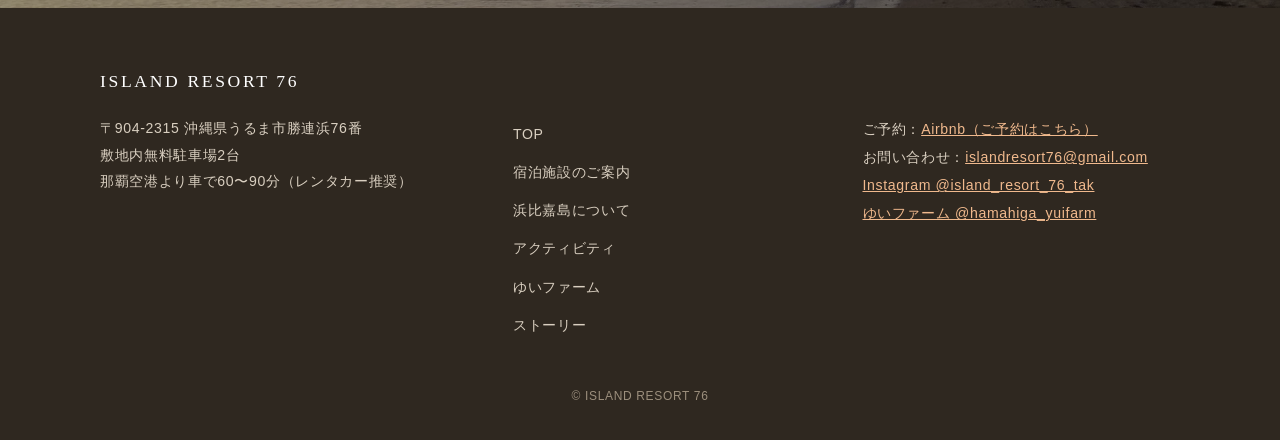
<file: accommodation.html>
<!DOCTYPE html>
<html lang="ja">
<head>
<meta charset="UTF-8">
<meta name="viewport" content="width=device-width, initial-scale=1">
<meta http-equiv="Content-Security-Policy" content="default-src 'self'; script-src 'self'; style-src 'self' 'unsafe-inline' https://fonts.googleapis.com; font-src https://fonts.gstatic.com; img-src 'self' data:; connect-src 'self'; object-src 'none'; base-uri 'self'; form-action 'none'; upgrade-insecure-requests">
<meta name="referrer" content="strict-origin-when-cross-origin">
<title>宿泊施設のご案内｜ISLAND RESORT 76（沖縄・浜比嘉島の貸切宿）</title>
<meta name="description" content="アンティークな内装と手編みのハンモックが自慢の貸切宿。お部屋の詳細、施設概要、予約制のお食事（ゆし豆腐と島野菜の朝定食／A5和牛テラス焼肉）、周辺情報をご案内します。">
<meta property="og:type" content="article">
<meta property="og:title" content="宿泊施設のご案内｜ISLAND RESORT 76">
<meta property="og:description" content="アンティークな内装と手編みのハンモックが自慢の貸切宿。お部屋・施設・お食事・周辺情報のご案内。">
<meta property="og:url" content="https://ir76.com/accommodation.html">
<meta property="og:image" content="https://ir76.com/images/balcony-21.jpg">
<meta property="og:site_name" content="ISLAND RESORT 76">
<meta name="twitter:card" content="summary_large_image">
<link rel="icon" href="images/logo.png">
<link rel="preconnect" href="https://fonts.googleapis.com">
<link rel="preconnect" href="https://fonts.gstatic.com" crossorigin>
<link href="https://fonts.googleapis.com/css2?family=Zen+Old+Mincho:wght@400;500&family=Zen+Kaku+Gothic+New:wght@400;700&display=swap" rel="stylesheet">
<link rel="stylesheet" href="css/style.css">
</head>
<body>

<header class="site-header">
  <div class="header-inner">
    <a class="brand" href="index.html">
      <img src="images/logo.png" alt="ISLAND RESORT 76 ロゴ" width="40" height="40">
      <span class="brand-name">ISLAND RESORT 76<span class="brand-sub">風とハンモックの宿</span></span>
    </a>
    <button class="nav-toggle" aria-expanded="false" aria-label="メニューを開く"><span></span><span></span><span></span></button>
  </div>
  <nav class="global-nav" aria-label="サイト内メニュー">
    <ul>
      <li><a href="index.html">TOP</a></li>
      <li><a href="accommodation.html" aria-current="page">宿泊施設のご案内</a></li>
      <li><a href="hamahiga.html">浜比嘉島について</a></li>
      <li><a href="activity.html">アクティビティ</a></li>
      <li><a href="yuifarm.html">ゆいファーム</a></li>
      <li><a href="story.html">ストーリー</a></li>
      <li class="nav-book"><a href="https://www.airbnb.jp/rooms/34080405" target="_blank" rel="noopener">ご予約（Airbnb）</a></li>
    </ul>
  </nav>
</header>

<main>

<div class="hero hero--page">
  <img src="images/balcony-21.jpg" alt="ハンモックのある屋根付きテラス" fetchpriority="high">
  <div class="hero-text">
    <h1>宿泊施設のご案内</h1>
  </div>
</div>

<section class="section">
  <div class="lead reveal">
    <p>当宿はアンティークな内装、家具にもこだわり快適な滞在を提供します。</p>
    <p>自慢のテラスには、タイ北部のムラブリ族、そして沖縄のヤンバル“方舟”による、二つの手編みされたハンモックがあります。優しさと安心感のあるくつろぎをぜひ体感してください。</p>
  </div>
</section>

<section class="section">
  <h2 class="section-title reveal">お部屋の詳細</h2>
  <span class="section-title-en reveal">Rooms</span>

  <div class="feature reveal" style="margin-top:0">
    <div class="feature-img">
      <div class="gallery">
        <img src="images/room-09.jpg" alt="リビング" loading="lazy">
        <img src="images/room-10.jpg" alt="リビングのソファー" loading="lazy">
        <img src="images/room-06.jpg" alt="リビングの様子" loading="lazy">
        <img src="images/room-19.jpg" alt="リビングの照明" loading="lazy">
      </div>
    </div>
    <div class="feature-body">
      <h3>リビング</h3>
      <p>アンティーク調の壁と扉、やちむんのライトなど、落ち着いた雰囲気と安心感のある空間となっています。</p>
    </div>
  </div>

  <div class="feature feature--reverse reveal">
    <div class="feature-img">
      <div class="gallery">
        <img src="images/room-03.jpg" alt="ダイニング" loading="lazy">
        <img src="images/room-04.jpg" alt="キッチン" loading="lazy">
        <img src="images/room-01.jpg" alt="ダイニングテーブル" loading="lazy">
      </div>
    </div>
    <div class="feature-body">
      <h3>ダイニング・キッチン</h3>
      <p>キッチンも完備しています。調理器具やお皿の用意もございますので、地元の新鮮な食材を活用して美味しい食事を楽しむこともお勧めです。</p>
      <p>さらにテラスで楽しめる、BBQグッズの貸出もございます（有料）。</p>
    </div>
  </div>

  <div class="feature reveal">
    <div class="feature-img">
      <div class="gallery">
        <img src="images/room-15.jpg" alt="寝室のクイーンサイズベッド" loading="lazy">
        <img src="images/room-18.jpg" alt="寝室" loading="lazy">
        <img src="images/room-16.jpg" alt="寝室の窓辺" loading="lazy">
      </div>
    </div>
    <div class="feature-body">
      <h3>寝室</h3>
      <p>クイーンサイズベッドをご用意しています。朝日が差し込み、鳥のさえずりが聞こえます。自然のリズムを感じてください。</p>
    </div>
  </div>

  <div class="feature feature--reverse reveal">
    <div class="feature-img">
      <div class="gallery">
        <img src="images/balcony-23.jpg" alt="バルコニーのハンモック" loading="lazy">
        <img src="images/balcony-27.jpg" alt="チェアハンモック" loading="lazy">
        <img src="images/balcony-28.jpg" alt="バルコニーからの眺め" loading="lazy">
        <img src="images/room-42.jpg" alt="バルコニーのローソファー" loading="lazy">
      </div>
    </div>
    <div class="feature-body">
      <h3>バルコニー</h3>
      <p>当宿自慢のテラスには、ハンモックを二つ用意してます。</p>
      <p>一つは、タイ北部のムラブリ族のハンモック。大人二人が乗ることもできる大きなハンモックです。もう一つは、沖縄のヤンバルで編まれた、“方舟”作のチェアハンモックです。一点吊のため、宙に浮いたような体感があります。</p>
      <p>どちらもすべてが手作業で仕上げられた、見た目も美しいハンモックです。</p>
    </div>
  </div>
</section>

<section class="section section--band">
  <div class="band-inner">
    <h2 class="section-title reveal">施設概要</h2>
    <span class="section-title-en reveal">Facilities</span>
    <table class="spec-table reveal">
      <tr><th>建物概要</th><td>2階建一戸建の2階部分が全て客室でございます。ゲスト専用の玄関と階段を通って2Fに上がって頂きます。（1F部分はホストファミリーの住居兼店舗でございます。）</td></tr>
      <tr><th>チェックイン／アウト</th><td>チェックイン 16:00／チェックアウト 11:00</td></tr>
      <tr><th>駐車場</th><td>敷地内無料駐車場：2台</td></tr>
      <tr><th>アメニティ</th><td>バスタオル、フェイスタオル、シャンプー、コンディショナー、ボディソープ、歯ブラシ</td></tr>
      <tr><th>TV・Wi-Fi</th><td>50型ハイビジョンテレビ（Fire TV、Amazonプライム、Netflix付き）／高速Wi-Fi：77Mbps／Bluetooth付き音響システム</td></tr>
      <tr><th>電化製品</th><td>ヘアドライヤー、洗濯機、エアコン、冷蔵庫、電子レンジ、電気ポット、炊飯器、コーヒーメーカー</td></tr>
      <tr><th>調理器具・食器</th><td>鍋、フライパン、ボウル、ザル、箸、皿、カップ、ワイングラスなど</td></tr>
      <tr><th>バルコニー</th><td>ハンモック、ローソファー、BBQ用品（有料）</td></tr>
      <tr><th>ファミリー向け用品</th><td>子ども用チェア、子ども用食器、子ども向けの本・おもちゃ、ベビーバス</td></tr>
      <tr><th>ビーチ用品レンタル</th><td>ビーチタオル、パラソル、シート、シュノーケル道具</td></tr>
    </table>
  </div>
</section>

<section class="section" id="meals">
  <h2 class="section-title reveal">宿での食事提供（予約制）</h2>
  <span class="section-title-en reveal">Meals</span>

  <div class="meal-card reveal">
    <img src="images/breakfast.jpg" alt="ゆし豆腐と島野菜の朝定食" loading="lazy">
    <div class="meal-body">
      <h3>【朝食】ゆし豆腐と島野菜の朝定食</h3>
      <p class="meal-price">お一人様 2,000円<span class="note">（3日前までの要予約）</span></p>
      <p>沖縄ではゆし豆腐のことを「ゆし」と言います。沖縄のお豆腐の中でも、おぼろ豆腐のように柔らかくてしっとりしているのがゆし豆腐の特徴です。お豆腐は県民に愛され親しまれている沖縄の食文化です。</p>
      <p>自家農園「ゆいファーム」や地元で採れた新鮮なお野菜を使用した、カラダにやさしい朝ごはんです。</p>
      <ul>
        <li>ゆし豆腐</li>
        <li>じゅーしー</li>
        <li>島野菜のサラダ・彩品</li>
        <li>旬の県産フルーツ</li>
      </ul>
    </div>
  </div>

  <div class="meal-card reveal">
    <img src="images/dinner-wagyu.jpg" alt="A5宮崎牛の焼肉盛り合わせ" loading="lazy">
    <div class="meal-body">
      <h3>【夕食】A5和牛テラス焼肉</h3>
      <p class="meal-price">お一人様 6,000円<span class="note">（2名様より・1週間前までの要予約）</span></p>
      <p>島の風を感じるテラスで、A5ランク和牛の焼肉をお楽しみいただけます。</p>
      <p>お肉は、地元で大人気の「肉や食堂inへんざ」とのコラボレーションでご用意する、上質な和牛です。旅の夜のご褒美に、ぜひご予約ください。</p>
    </div>
  </div>

  <p class="note reveal" style="margin-top:24px;text-align:center">お食事のご予約・ご相談は、メール（islandresort76@gmail.com）にて承ります。</p>
</section>

<section class="section section--band">
  <div class="band-inner">
    <h2 class="section-title reveal">近隣周辺情報</h2>
    <span class="section-title-en reveal">Around the Inn</span>

    <div class="spot-group reveal">
      <h3>浜集落内</h3>
      <div class="feature" style="margin-top:16px">
        <div class="feature-img"><img src="images/furusato-beach.jpg" alt="ふるさと海岸" loading="lazy"></div>
        <div class="feature-body">
          <div class="spot">
            <p class="spot-name">ふるさと海岸<span class="spot-dist">徒歩1分</span></p>
            <p>二つの湾型のビーチが並んでいるビーチです。西に位置しているので、夕陽が沈むのを海や砂に浸かりながら眺めるのがおすすめです。人も少ないので、朝のプライベートビーチ感も楽しみの一つです。</p>
          </div>
        </div>
      </div>
      <div class="spot">
        <p class="spot-name">丸吉食品（天ぷらや定食）<span class="spot-dist">徒歩1分</span></p>
        <p>地元のおばちゃんが経営する天ぷら店。揚げ物から定食まで沖縄の定番を味わえます。お持ち帰りもイートインも可能。年中無休。おすすめはもずくコロッケです。</p>
      </div>
      <div class="spot">
        <p class="spot-name">てぃーらぶい（古民家食堂・沖縄そば）<span class="spot-dist">徒歩3分</span></p>
        <p>沖縄の古民家で、ゆったりとした時間の中を過ごしながら、沖縄そばをいただけます。沖縄そばと小鉢がついたセットになっており、心もからだも満たされます。</p>
      </div>
      <div class="spot">
        <p class="spot-name">かいのわ<span class="spot-dist">徒歩5分</span></p>
        <p>夜光貝から作られるアクセサリー工房です。貝が見せる様々な表情は繊細で、身に纏うと優しい気持ちにさせてくれます。ギャラリーは基本的に日曜日のみの営業。それ以外の日程はInstagram（かいのわ）よりご確認・ご予約ください。</p>
      </div>
      <div class="spot">
        <p class="spot-name">東の御嶽（ガジュマル）<span class="spot-dist">徒歩5分</span></p>
        <p>大きなガジュマルがある拝所です。浜比嘉大橋から浜区に入ってすぐのところに位置しています。昔から海の安全や島の安泰を祈願する場所として大切にされています。</p>
      </div>
    </div>

    <div class="spot-group reveal">
      <h3>比嘉区（車で5分）</h3>
      <div class="spot">
        <p class="spot-name">アマミチュー<span class="spot-dist">車で5分</span></p>
        <p>琉球神話に登場する創世神、アマミチューのお墓です。地域の信仰と文化を象徴する存在として大切にされています。</p>
      </div>
      <div class="spot">
        <p class="spot-name">島パーラー<span class="spot-dist">車で5分</span></p>
        <p>アマミチューの向かいにあります。ポークたまごや沖縄ぜんざいなどの軽食があるパーラーです。地元手づくりの貝のマースお守りが人気です。</p>
      </div>
      <div class="spot">
        <p class="spot-name">本と商い ある日、<span class="spot-dist">車で5分</span></p>
        <p>古民家を活用した小さな本屋さんです。店内には、暮らしや文化、思考を深める本の他に、地元の作り手による品などが並びます。カフェ兼展示スペースもあるのでゆったりできます。※比嘉漁港に駐車、徒歩3分です。</p>
      </div>
      <div class="feature" style="margin-top:16px">
        <div class="feature-img"><img src="images/muruku-beach.jpg" alt="ムルク浜ビーチ" loading="lazy"></div>
        <div class="feature-body">
          <div class="spot">
            <p class="spot-name">ムルク浜ビーチ<span class="spot-dist">車で5分</span></p>
            <p>穏やかな海とゆったりとした雰囲気が魅力の、天然の砂浜ビーチです。</p>
          </div>
        </div>
      </div>
    </div>

    <div class="spot-group reveal">
      <h3>兼久地区（車で10分）</h3>
      <div class="spot">
        <p class="spot-name">シルミチュー<span class="spot-dist">車で10分</span></p>
        <p>琉球創世の祖神アマミキヨとシネリキヨが暮らしたと伝えられる、石段を登った先の洞窟にある霊場です。現在は、子宝や安産祈願、子孫繁栄を願う人々が訪れる静かな聖地となっています。</p>
      </div>
      <div class="spot">
        <p class="spot-name">シルミチューの浜<span class="spot-dist">車で10分</span></p>
        <p>岩礁島に囲まれた、自然のままが残る静かなビーチです。観光地化されていない素朴さと静けさが魅力です。</p>
      </div>
      <div class="spot">
        <p class="spot-name">高江洲製塩所（天然塩の販売・クバクマの浜）<span class="spot-dist">車で10分</span></p>
        <p>昔ながらの製法で塩を手づくりする伝統的な塩工房です。島の海水を使った風味豊かな塩は、料理やお土産としても人気があります。製塩方法「流下式塩田」の見学のほか、塩作り体験や、塩おにぎりなどの飲食も楽しめます。</p>
      </div>
    </div>

    <div class="spot-group reveal">
      <h3>平安座島（車で5〜10分）</h3>
      <div class="spot">
        <p class="spot-name">ローソン（最寄りのコンビニ）<span class="spot-dist">車で5分</span></p>
        <p>地元住民や観光客が気軽に立ち寄れる、島の生活に欠かせない店舗です。野菜・果物も販売しています。</p>
      </div>
      <div class="spot">
        <p class="spot-name">ブロンジェリーカフェ・ヤマシタ<span class="spot-dist">車で5分</span></p>
        <p>天然酵母パン屋さんです。こだわりの店主が作るパンは、中に入れる具材から全て一人で手作りされています。人気は見た目が可愛いハリネズミパンと、ぬちまーすの塩を使用したぬちあんぱんです。お時間が許すのであれば、ピザもおすすめです。</p>
      </div>
      <div class="spot">
        <p class="spot-name">肉や食堂inへんざ<span class="spot-dist">車で10分</span></p>
        <p>A5ランクの宮崎牛や国産和牛を使ったステーキや牛カツを、気軽な雰囲気で楽しめる一軒家の食堂です。ランチからディナーまで、地元から観光客まで大人気のお店。当宿の夕食「A5和牛テラス焼肉」のお肉はこちらとのコラボです。</p>
      </div>
    </div>

    <div class="spot-group reveal">
      <h3>宮城島（車で15分）</h3>
      <div class="spot">
        <p class="spot-name">ぬちまーす<span class="spot-dist">車で15分</span></p>
        <p>沖縄の海水を原料に、海洋成分をそのまま結晶させた“海丸ごとの塩”を作っています。ミネラル豊富で塩分控えめ、優しい風味の塩です。工場見学が可能で、塩が作られる過程を見ることができます。</p>
      </div>
      <div class="spot">
        <p class="spot-name">果報バンタ<span class="spot-dist">車で15分</span></p>
        <p>ぬちまーす敷地内にある絶景ポイントです。大海と島々を望むことができるおすすめスポットです。駐車場左手にある階段を登ると、撮影ポイントに辿り着きます。</p>
      </div>
    </div>

    <div class="spot-group reveal">
      <h3>伊計島（車で20分）</h3>
      <div class="spot">
        <p class="spot-name">伊計ビーチ<span class="spot-dist">車で20分</span></p>
        <p>伊計島に入ってすぐのところにある、地元民も利用する有料の海水浴場です。クラゲネットが張られた中、自然のビーチを楽しむことができます。食堂が隣接している他、BBQやパラソルなどのレンタル、ガラスボート体験などもあり、いつも賑わいを感じるビーチです。</p>
      </div>
      <div class="spot">
        <p class="spot-name">大泊ビーチ<span class="spot-dist">車で20分</span></p>
        <p>シュノーケリングが楽しめるビーチです（駐車代金と入場料がかかります）。クラゲネットで広く囲まれた遊泳区域は、遠くは水深が深く、さまざまな回遊魚が泳ぐ姿を見ることができます。シュノーケルやBBQなどのレンタル器材、シャワーなどが整った環境です。</p>
      </div>
    </div>

    <div class="spot-group reveal">
      <h3>海中道路・本島方面</h3>
      <div class="spot">
        <p class="spot-name">海の駅あやはし館<span class="spot-dist">車で8分</span></p>
        <p>本島と平安座島を結ぶ海中道路の真ん中に位置する海の駅です。お土産や飲食店、2階には海の文化資料館、建物向かいには観光物産協会があります。ドライブの休憩スポットでもあり、海を展望できる開放感のある場所です。</p>
      </div>
      <div class="spot">
        <p class="spot-name">勝連城跡（世界遺産）<span class="spot-dist">車で15分</span></p>
        <p>険しい丘陵の地形を活かして築かれた歴史あるお城の跡です。かつての有力按司、阿麻和利の居城として栄えました。頂上からは海と島々が見渡せる絶景ポイントでもあります。歴史文化施設「あまわりパーク」が入り口となっています。</p>
      </div>
      <div class="spot">
        <p class="spot-name">津堅島行きフェリー乗り場（平敷屋港）<span class="spot-dist">車で15分</span></p>
        <p>船でしか行けない島、津堅島への玄関口。津堅人参が有名で、別名キャロットアイランドで親しまれています。きれいな海とビーチがあり、シュノーケリングやSUPなどマリンスポーツが楽しめます。港近くの「あずま商店」の自転車レンタルが主な交通手段です。</p>
      </div>
    </div>
  </div>
</section>

<section class="section faq">
  <h2 class="section-title reveal">よくある質問</h2>
  <span class="section-title-en reveal">Q &amp; A</span>

  <details class="reveal">
    <summary>最大何名まで宿泊可能ですか？</summary>
    <div class="faq-a">
      <p>最大5名様までご宿泊可能です。</p>
      <p>・クイーンサイズベッド1台（お子様添い寝の場合3名）<br>・敷布団2式<br>・ソファーベッド／シングルサイズが2台</p>
      <p>（例）4名様の場合、ベッドと敷布団2式をご用意しております。</p>
    </div>
  </details>
  <details class="reveal">
    <summary>ペットの宿泊は可能ですか？</summary>
    <div class="faq-a"><p>動物アレルギーのお客様もお見えになるので、ペット同伴のご宿泊はお断りしています。</p></div>
  </details>
  <details class="reveal">
    <summary>宿泊予約の方法を教えてください。</summary>
    <div class="faq-a">
      <p>Airbnbのサイトからご予約をお願い致します。各ページの「宿の空き状況・ご予約（Airbnb）」ボタンから進んでください。</p>
      <p>ご不明な点や、サイト以外でのご予約をご希望の場合は、メール（islandresort76@gmail.com）までお問い合わせください。</p>
    </div>
  </details>
  <details class="reveal">
    <summary>支払い方法を教えてください。</summary>
    <div class="faq-a">
      <p>Airbnb上でご予約いただく場合は、サイト上での決済となっております。規約をよくお読みになり、ご予約をお願い致します。</p>
      <p>直接のご予約に関しては、事前のお振込により予約を確定致します。但し、Airbnbサイト内でのご予約が優先となります。ご了承ください。</p>
    </div>
  </details>
  <details class="reveal">
    <summary>キャンセル料金はかかりますか？</summary>
    <div class="faq-a">
      <p>Airbnbのキャンセルポリシーを適用しています。選択される予約方法によりキャンセルポリシーが変わりますが、料金は発生します。ご予約の際よくご確認ください。</p>
      <p>直接のご予約に関しても、Airbnbでのキャンセルポリシーを基準にキャンセル料が発生します。詳細についてはお問い合わせください。</p>
    </div>
  </details>
  <details class="reveal">
    <summary>電話での問合せは可能ですか？</summary>
    <div class="faq-a"><p>申し訳ございませんが、お電話でのお問い合わせはお受けしておりません。恐れ入りますが、メール（islandresort76@gmail.com）にて詳細をご記入の上、お問合せをお願い致します。</p></div>
  </details>
</section>

<section class="section section--band">
  <div class="band-inner">
    <h2 class="section-title reveal">お客様の声</h2>
    <span class="section-title-en reveal">Voices</span>
    <div class="voices">
      <div class="voice reveal">
        <p class="voice-who">お一人旅の方</p>
        <p>ホテルとは違うお家感でリラックスできると思い予約を決めました。場所も海に近く、散歩するにも良かったです。朝食とてもおいしかったです！顔が見える地元の食材を大事に使っているのが分かりました。もう少しお二人とお話がしたかったです♪</p>
      </div>
      <div class="voice reveal">
        <p class="voice-who">ご家族で</p>
        <p>海にも近く、テラスが広く、ハンモックがあり子供は喜んでました。内装もこだわりがありおしゃれで素敵でした。グラスの種類が多く飲み物に応じてグラスを変えれたのも良かったです。コーヒーも美味しかったです。また滞在したいと思います。ありがとうございました。</p>
      </div>
      <div class="voice reveal">
        <p class="voice-who">旅慣れたご夫婦</p>
        <p>居心地が良すぎて延泊してしまいました。泊まるところも決めていない気ままな旅を忘れていたので、久しぶりに実践できて良かったです。キッチン、洗濯機があり、旅のベースとなる宿があることでマイペースにゆっくり旅ができました。ありがとうございました。</p>
      </div>
      <div class="voice reveal">
        <p class="voice-who">外国から来沖されて</p>
        <p>We 100% enjoyed this place. We loved this old door, smell of wooden house, hammock, BBQ, everything. And we both were really touched by your hospitality. We've kept saying 'we should stay more' during we were here. This is such a beautiful house in a beautiful island.</p>
      </div>
    </div>
  </div>
</section>

<section class="booking-cta">
  <h2>ご予約・お問い合わせ</h2>
  <p>ご予約・空き状況の確認はAirbnbにて承っております。ご不明な点は、メール（islandresort76@gmail.com）までお気軽にお問い合わせください。</p>
  <a class="btn btn--primary" href="https://www.airbnb.jp/rooms/34080405" target="_blank" rel="noopener">宿の空き状況・ご予約（Airbnb）</a>
  <p class="contact-links">お問い合わせ：<a href="mailto:islandresort76@gmail.com">islandresort76@gmail.com</a></p>
</section>

</main>

<footer class="site-footer">
  <div class="footer-inner">
    <p class="footer-brand">ISLAND RESORT 76</p>
    <div class="footer-cols">
      <div class="footer-access">
        <p>〒904-2315 沖縄県うるま市勝連浜76番<br>
        敷地内無料駐車場2台<br>
        那覇空港より車で60〜90分（レンタカー推奨）</p>
      </div>
      <nav class="footer-nav" aria-label="フッターメニュー">
        <ul>
          <li><a href="index.html">TOP</a></li>
          <li><a href="accommodation.html">宿泊施設のご案内</a></li>
          <li><a href="hamahiga.html">浜比嘉島について</a></li>
          <li><a href="activity.html">アクティビティ</a></li>
          <li><a href="yuifarm.html">ゆいファーム</a></li>
          <li><a href="story.html">ストーリー</a></li>
        </ul>
      </nav>
      <div class="footer-contact">
        <p>ご予約：<a href="https://www.airbnb.jp/rooms/34080405" target="_blank" rel="noopener">Airbnb（ご予約はこちら）</a><br>
        お問い合わせ：<a href="mailto:islandresort76@gmail.com">islandresort76@gmail.com</a><br>
        <a href="https://www.instagram.com/island_resort_76_tak/" target="_blank" rel="noopener">Instagram @island_resort_76_tak</a><br>
        <a href="https://www.instagram.com/hamahiga_yuifarm/" target="_blank" rel="noopener">ゆいファーム @hamahiga_yuifarm</a></p>
      </div>
    </div>
    <p class="copyright">© ISLAND RESORT 76</p>
  </div>
</footer>

<script src="js/main.js"></script>
</body>
</html>
</file>
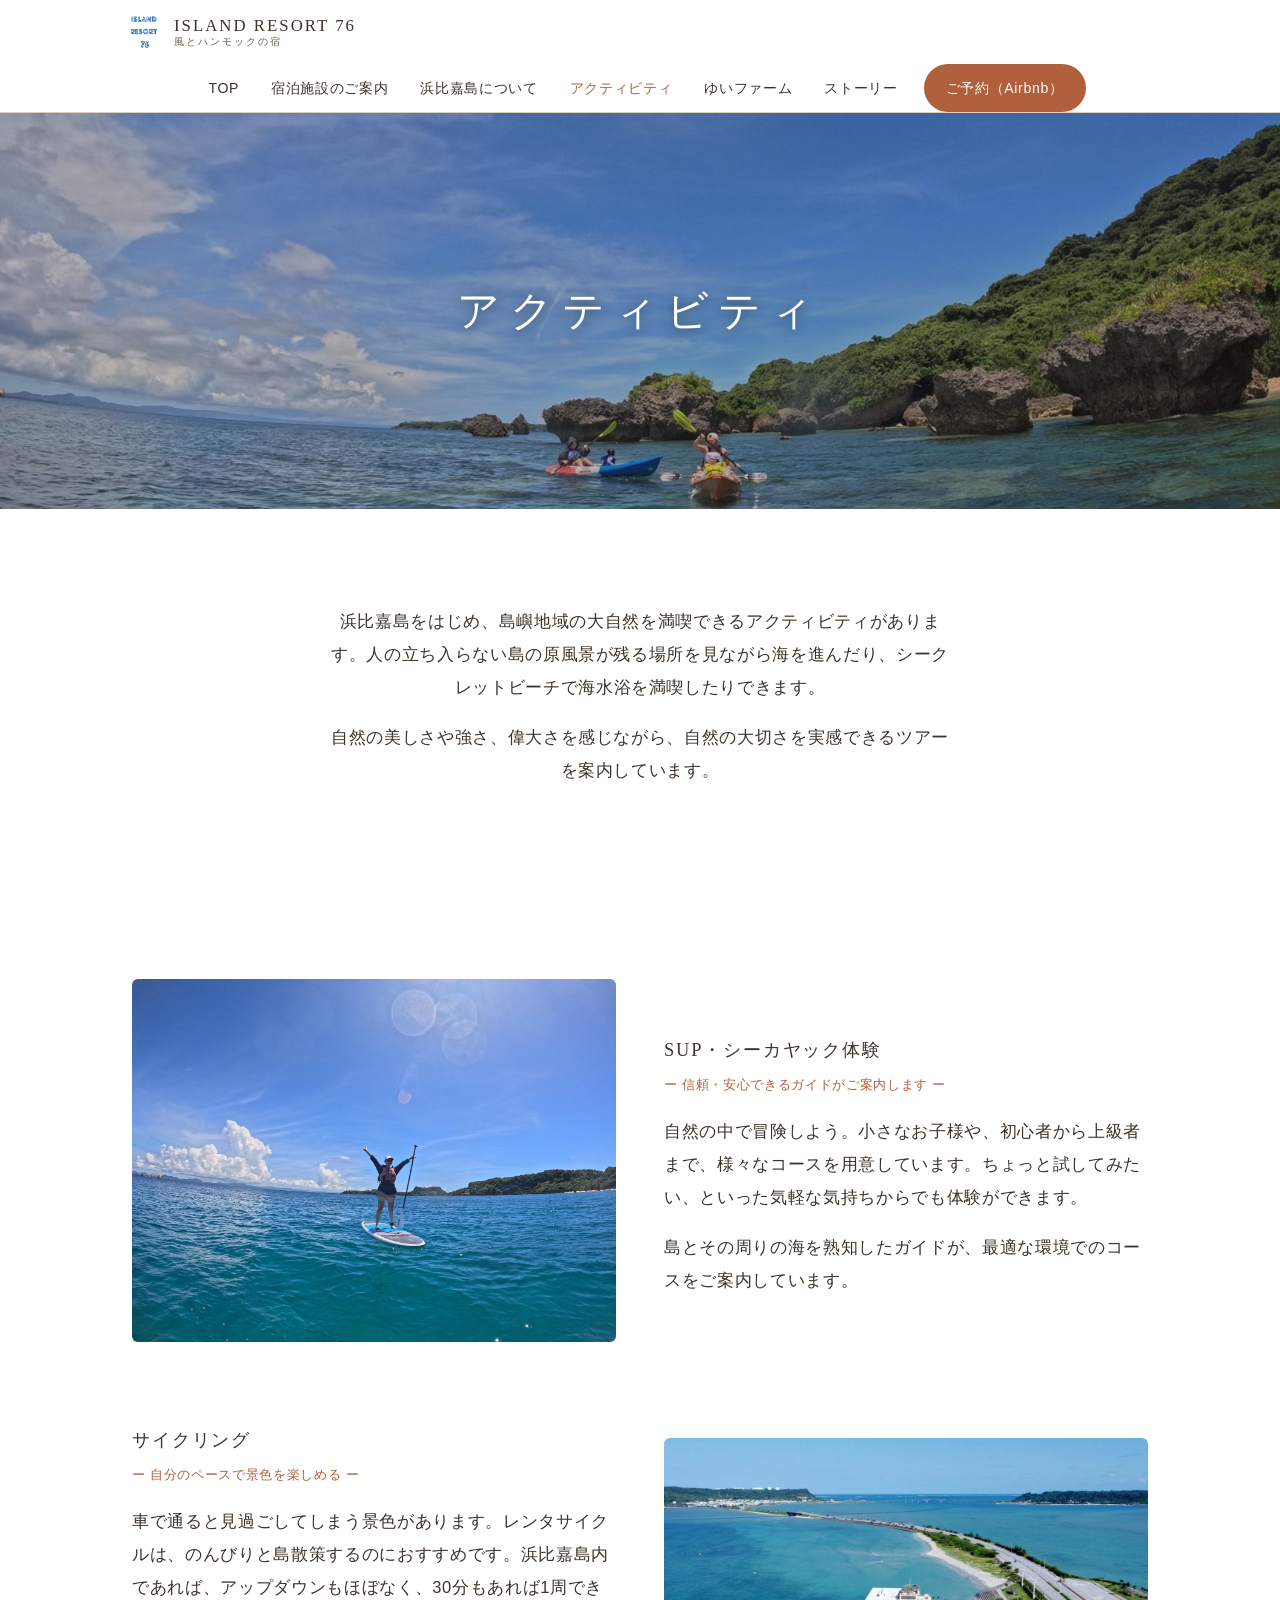
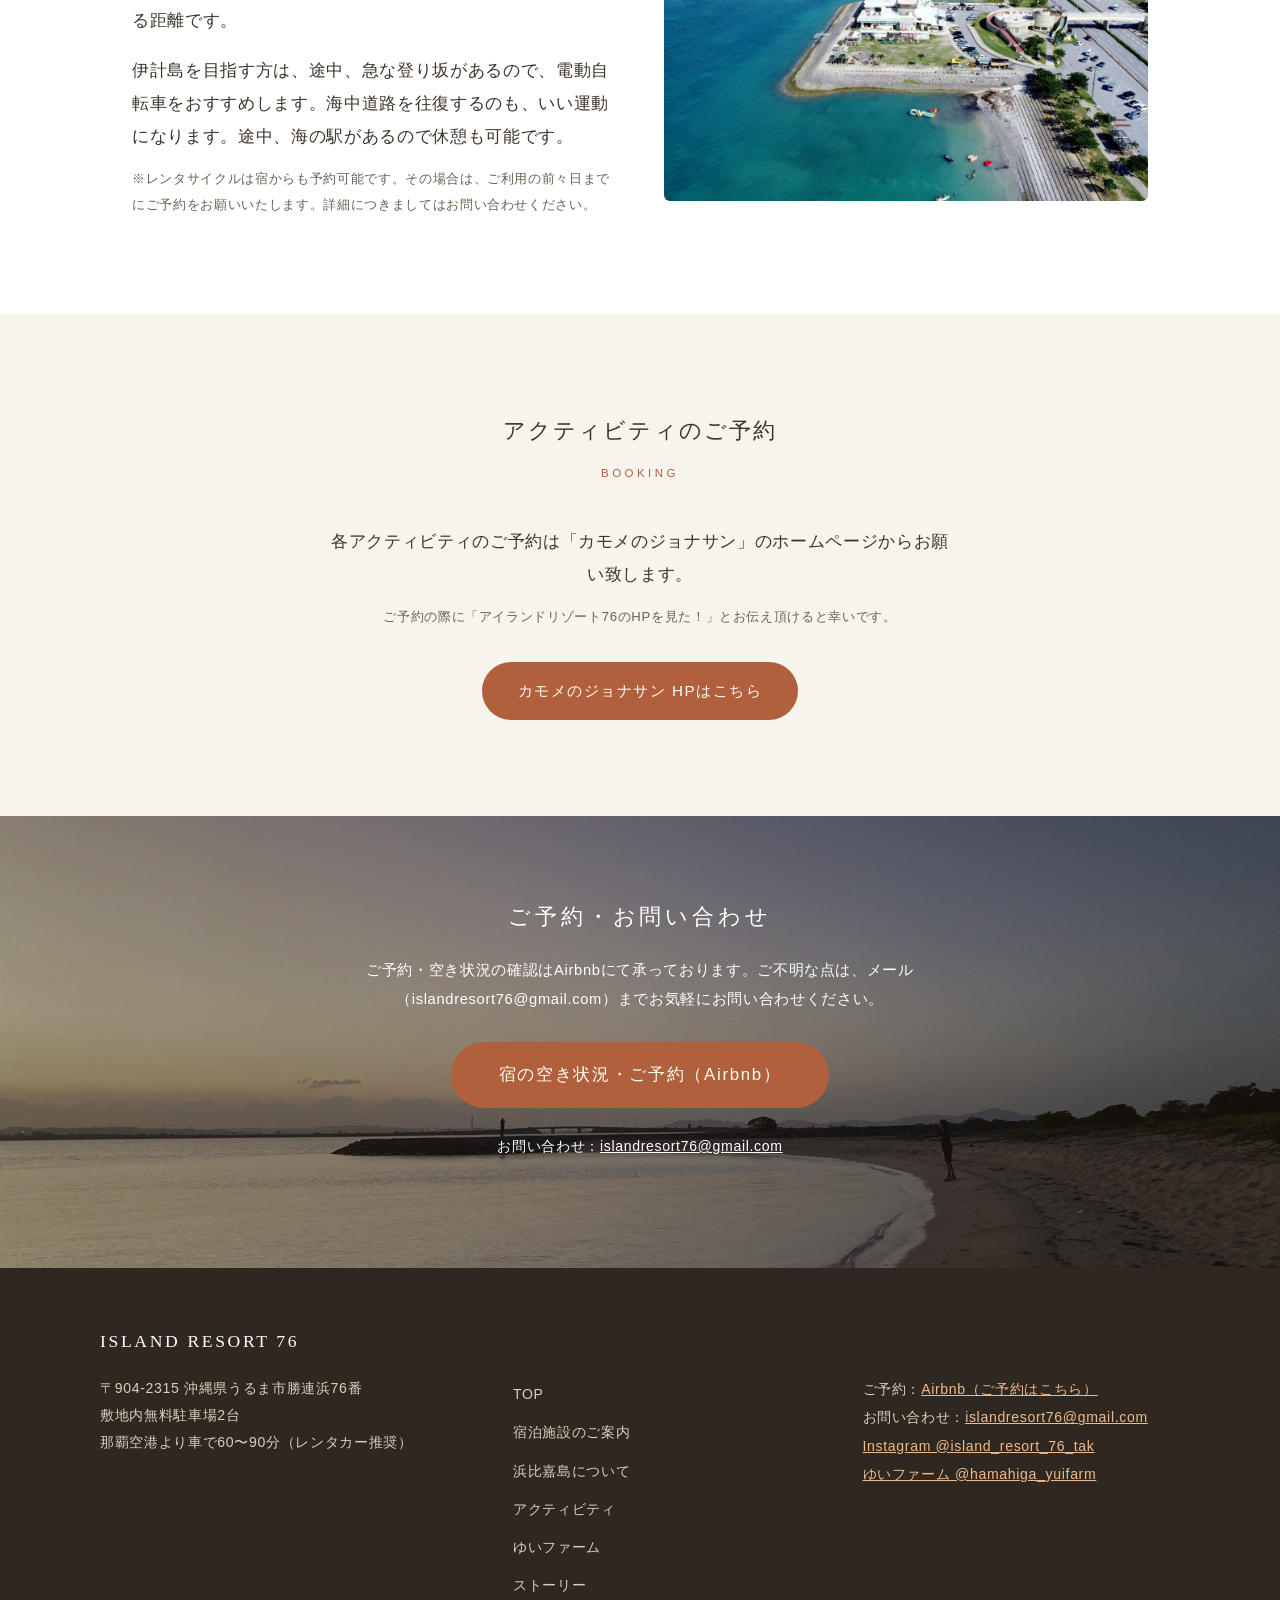
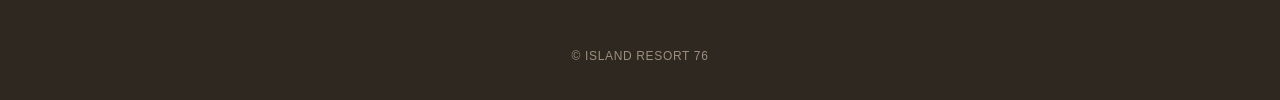
<file: activity.html>
<!DOCTYPE html>
<html lang="ja">
<head>
<meta charset="UTF-8">
<meta name="viewport" content="width=device-width, initial-scale=1">
<meta http-equiv="Content-Security-Policy" content="default-src 'self'; script-src 'self'; style-src 'self' 'unsafe-inline' https://fonts.googleapis.com; font-src https://fonts.gstatic.com; img-src 'self' data:; connect-src 'self'; object-src 'none'; base-uri 'self'; form-action 'none'; upgrade-insecure-requests">
<meta name="referrer" content="strict-origin-when-cross-origin">
<title>アクティビティ｜ISLAND RESORT 76（沖縄・浜比嘉島の貸切宿）</title>
<meta name="description" content="浜比嘉島の大自然を満喫するSUP・シーカヤック体験や、島をのんびり巡るレンタサイクル。信頼できるガイドがご案内するツアーをご紹介します。">
<meta property="og:type" content="article">
<meta property="og:title" content="アクティビティ｜ISLAND RESORT 76">
<meta property="og:description" content="浜比嘉島の大自然を満喫するSUP・シーカヤック体験や、島をのんびり巡るレンタサイクルをご紹介。">
<meta property="og:url" content="https://ir76.com/activity.html">
<meta property="og:image" content="https://ir76.com/images/kayak-2.jpg">
<meta property="og:site_name" content="ISLAND RESORT 76">
<meta name="twitter:card" content="summary_large_image">
<link rel="icon" href="images/logo.png">
<link rel="preconnect" href="https://fonts.googleapis.com">
<link rel="preconnect" href="https://fonts.gstatic.com" crossorigin>
<link href="https://fonts.googleapis.com/css2?family=Zen+Old+Mincho:wght@400;500&family=Zen+Kaku+Gothic+New:wght@400;700&display=swap" rel="stylesheet">
<link rel="stylesheet" href="css/style.css">
</head>
<body>

<header class="site-header">
  <div class="header-inner">
    <a class="brand" href="index.html">
      <img src="images/logo.png" alt="ISLAND RESORT 76 ロゴ" width="40" height="40">
      <span class="brand-name">ISLAND RESORT 76<span class="brand-sub">風とハンモックの宿</span></span>
    </a>
    <button class="nav-toggle" aria-expanded="false" aria-label="メニューを開く"><span></span><span></span><span></span></button>
  </div>
  <nav class="global-nav" aria-label="サイト内メニュー">
    <ul>
      <li><a href="index.html">TOP</a></li>
      <li><a href="accommodation.html">宿泊施設のご案内</a></li>
      <li><a href="hamahiga.html">浜比嘉島について</a></li>
      <li><a href="activity.html" aria-current="page">アクティビティ</a></li>
      <li><a href="yuifarm.html">ゆいファーム</a></li>
      <li><a href="story.html">ストーリー</a></li>
      <li class="nav-book"><a href="https://www.airbnb.jp/rooms/34080405" target="_blank" rel="noopener">ご予約（Airbnb）</a></li>
    </ul>
  </nav>
</header>

<main>

<div class="hero hero--page">
  <img src="images/kayak-2.jpg" alt="浜比嘉島周辺の透き通った海" fetchpriority="high">
  <div class="hero-text">
    <h1>アクティビティ</h1>
  </div>
</div>

<section class="section">
  <div class="lead reveal">
    <p>浜比嘉島をはじめ、島嶼地域の大自然を満喫できるアクティビティがあります。人の立ち入らない島の原風景が残る場所を見ながら海を進んだり、シークレットビーチで海水浴を満喫したりできます。</p>
    <p>自然の美しさや強さ、偉大さを感じながら、自然の大切さを実感できるツアーを案内しています。</p>
  </div>
</section>

<section class="section">
  <div class="feature reveal" style="margin-top:0">
    <div class="feature-img">
      <div class="gallery">
        <img src="images/kayak-1.jpg" alt="シーカヤックからの眺め" loading="lazy">
        <img src="images/kayak-3.jpg" alt="SUP・シーカヤック体験" loading="lazy">
        <img src="images/secret-beach.jpg" alt="岩に囲まれたシークレットビーチ" loading="lazy">
      </div>
    </div>
    <div class="feature-body">
      <h3>SUP・シーカヤック体験</h3>
      <p class="h3-sub">ー 信頼・安心できるガイドがご案内します ー</p>
      <p>自然の中で冒険しよう。小さなお子様や、初心者から上級者まで、様々なコースを用意しています。ちょっと試してみたい、といった気軽な気持ちからでも体験ができます。</p>
      <p>島とその周りの海を熟知したガイドが、最適な環境でのコースをご案内しています。</p>
    </div>
  </div>

  <div class="feature feature--reverse reveal">
    <div class="feature-img"><img src="images/cycling.jpg" alt="海中道路とサイクリング" loading="lazy"></div>
    <div class="feature-body">
      <h3>サイクリング</h3>
      <p class="h3-sub">ー 自分のペースで景色を楽しめる ー</p>
      <p>車で通ると見過ごしてしまう景色があります。レンタサイクルは、のんびりと島散策するのにおすすめです。浜比嘉島内であれば、アップダウンもほぼなく、30分もあれば1周できる距離です。</p>
      <p>伊計島を目指す方は、途中、急な登り坂があるので、電動自転車をおすすめします。海中道路を往復するのも、いい運動になります。途中、海の駅があるので休憩も可能です。</p>
      <p class="note">※レンタサイクルは宿からも予約可能です。その場合は、ご利用の前々日までにご予約をお願いいたします。詳細につきましてはお問い合わせください。</p>
    </div>
  </div>
</section>

<section class="section section--band">
  <div class="band-inner" style="text-align:center">
    <h2 class="section-title reveal">アクティビティのご予約</h2>
    <span class="section-title-en reveal">Booking</span>
    <div class="lead reveal">
      <p>各アクティビティのご予約は「カモメのジョナサン」のホームページからお願い致します。</p>
      <p class="note">ご予約の際に「アイランドリゾート76のHPを見た！」とお伝え頂けると幸いです。</p>
    </div>
    <p class="btn-row reveal"><a class="btn btn--primary" href="https://www.seakayakokinawa.jp/" target="_blank" rel="noopener">カモメのジョナサン HPはこちら</a></p>
  </div>
</section>

<section class="booking-cta">
  <h2>ご予約・お問い合わせ</h2>
  <p>ご予約・空き状況の確認はAirbnbにて承っております。ご不明な点は、メール（islandresort76@gmail.com）までお気軽にお問い合わせください。</p>
  <a class="btn btn--primary" href="https://www.airbnb.jp/rooms/34080405" target="_blank" rel="noopener">宿の空き状況・ご予約（Airbnb）</a>
  <p class="contact-links">お問い合わせ：<a href="mailto:islandresort76@gmail.com">islandresort76@gmail.com</a></p>
</section>

</main>

<footer class="site-footer">
  <div class="footer-inner">
    <p class="footer-brand">ISLAND RESORT 76</p>
    <div class="footer-cols">
      <div class="footer-access">
        <p>〒904-2315 沖縄県うるま市勝連浜76番<br>
        敷地内無料駐車場2台<br>
        那覇空港より車で60〜90分（レンタカー推奨）</p>
      </div>
      <nav class="footer-nav" aria-label="フッターメニュー">
        <ul>
          <li><a href="index.html">TOP</a></li>
          <li><a href="accommodation.html">宿泊施設のご案内</a></li>
          <li><a href="hamahiga.html">浜比嘉島について</a></li>
          <li><a href="activity.html">アクティビティ</a></li>
          <li><a href="yuifarm.html">ゆいファーム</a></li>
          <li><a href="story.html">ストーリー</a></li>
        </ul>
      </nav>
      <div class="footer-contact">
        <p>ご予約：<a href="https://www.airbnb.jp/rooms/34080405" target="_blank" rel="noopener">Airbnb（ご予約はこちら）</a><br>
        お問い合わせ：<a href="mailto:islandresort76@gmail.com">islandresort76@gmail.com</a><br>
        <a href="https://www.instagram.com/island_resort_76_tak/" target="_blank" rel="noopener">Instagram @island_resort_76_tak</a><br>
        <a href="https://www.instagram.com/hamahiga_yuifarm/" target="_blank" rel="noopener">ゆいファーム @hamahiga_yuifarm</a></p>
      </div>
    </div>
    <p class="copyright">© ISLAND RESORT 76</p>
  </div>
</footer>

<script src="js/main.js"></script>
</body>
</html>
</file>
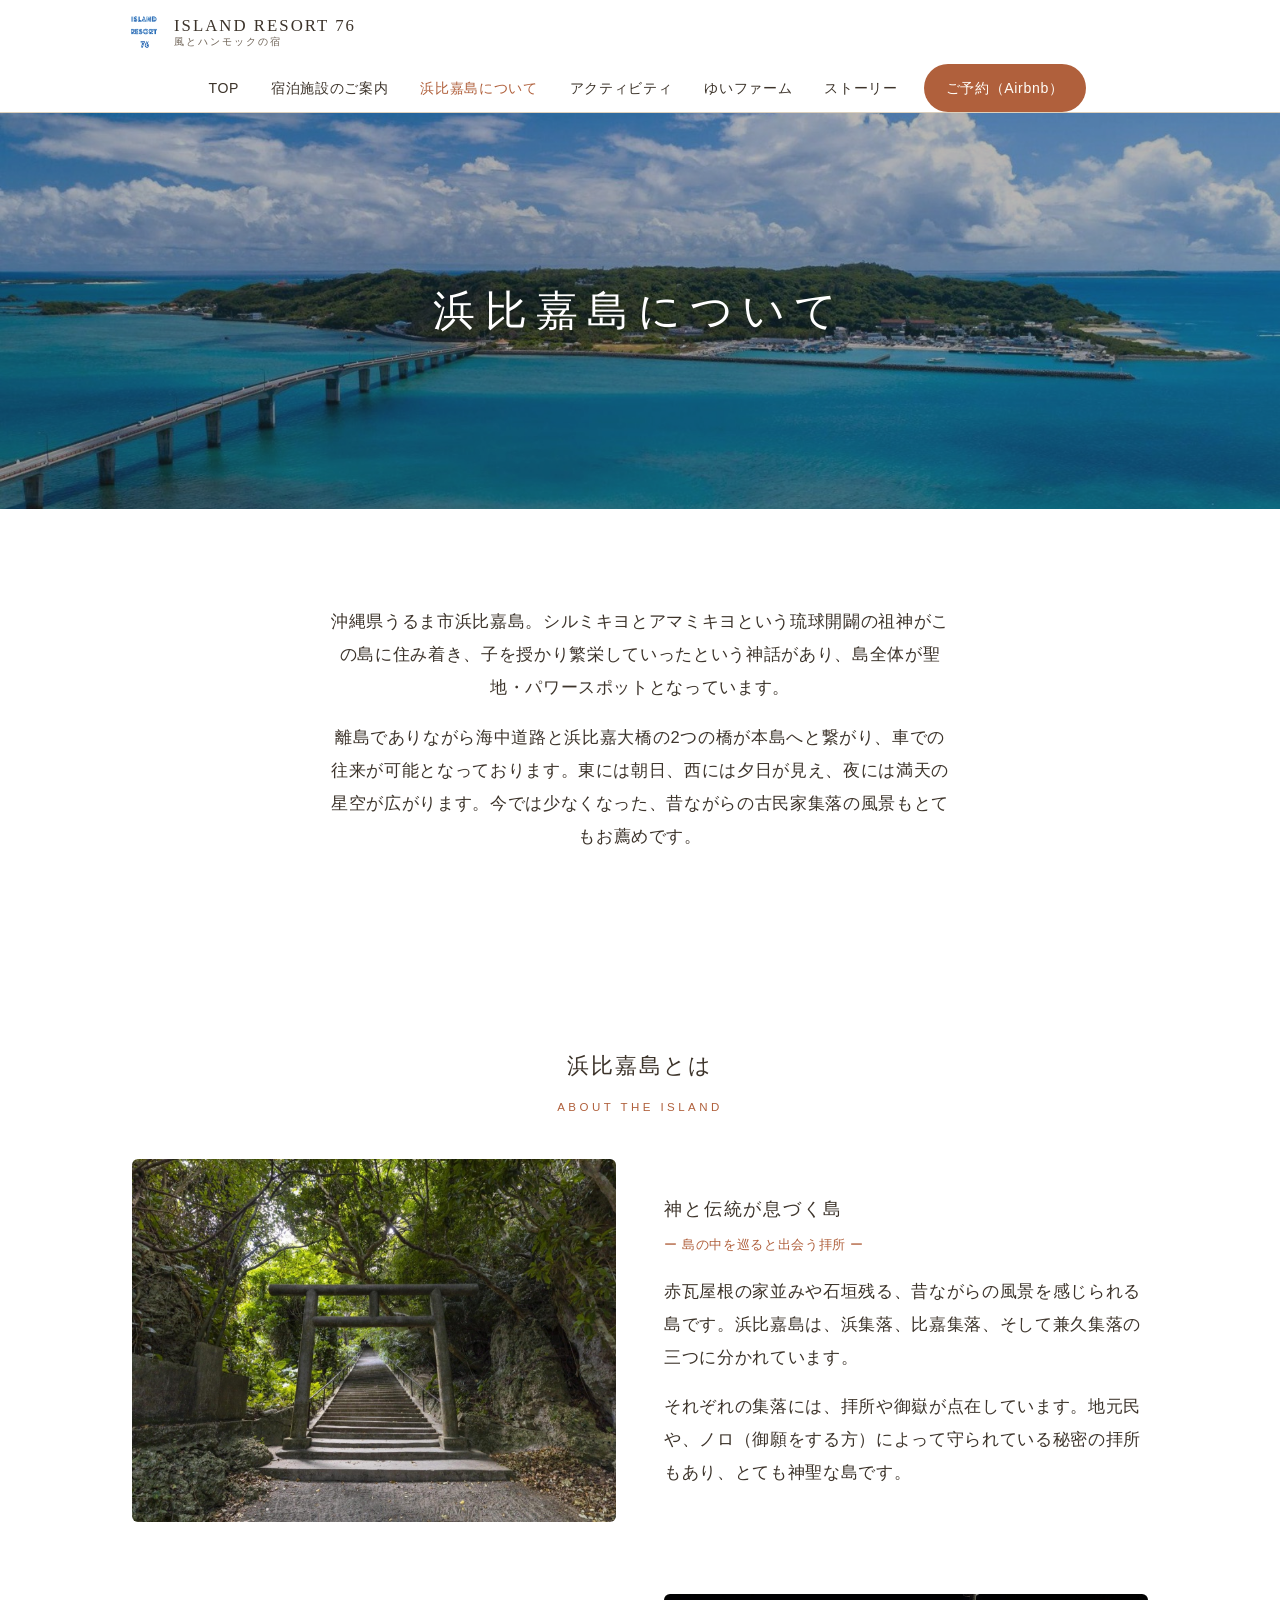
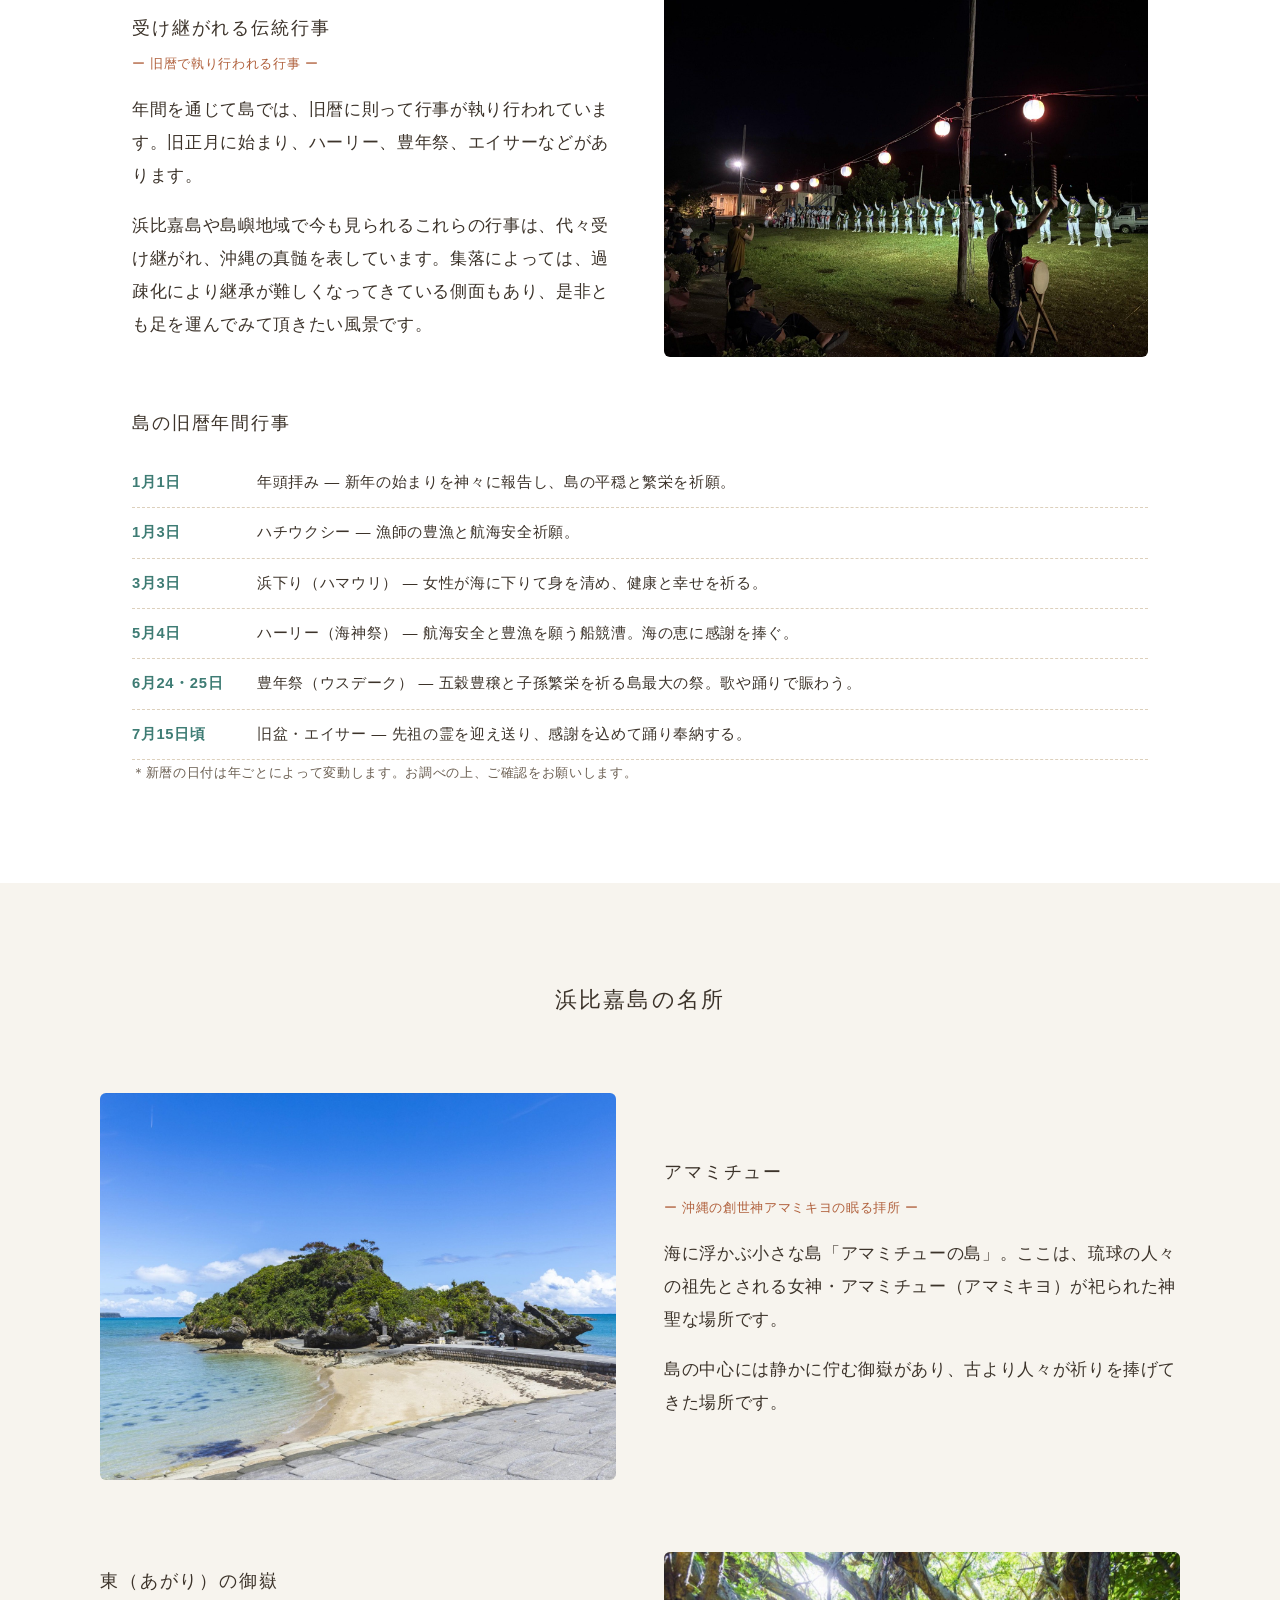
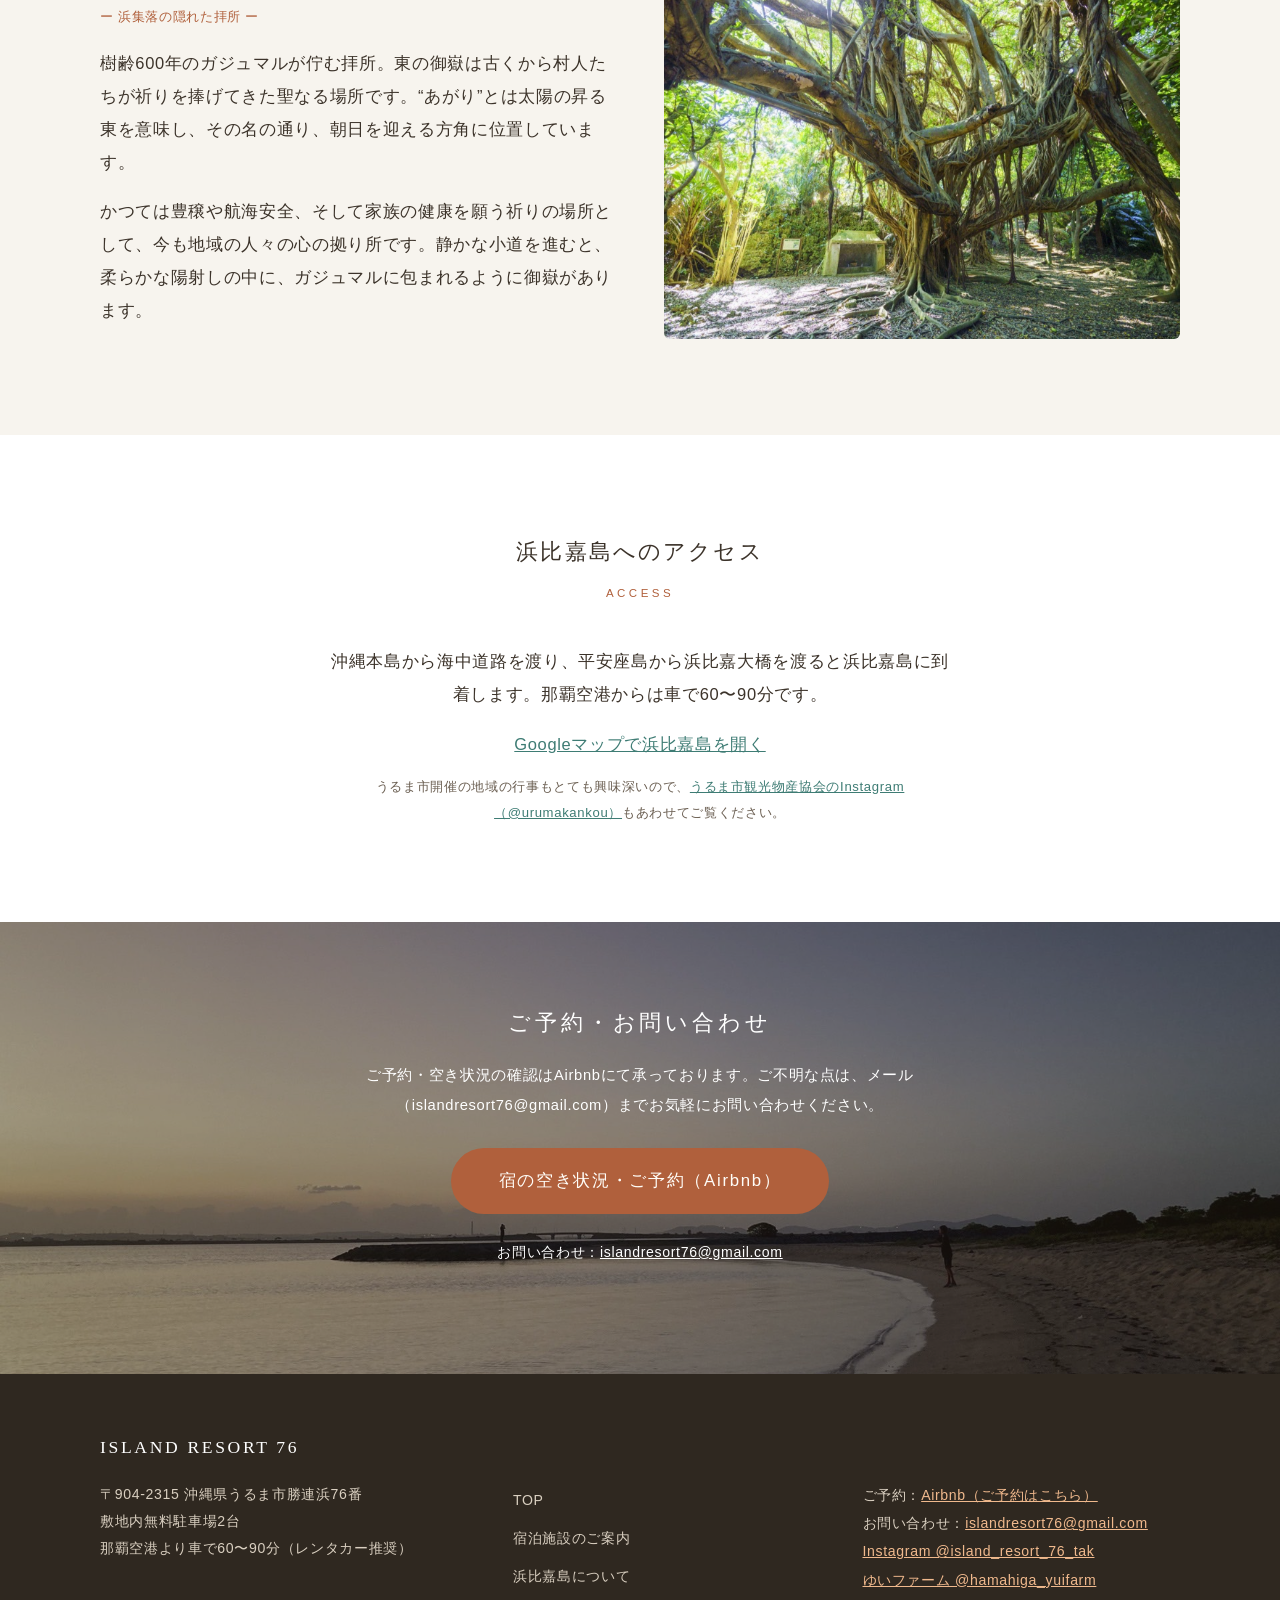
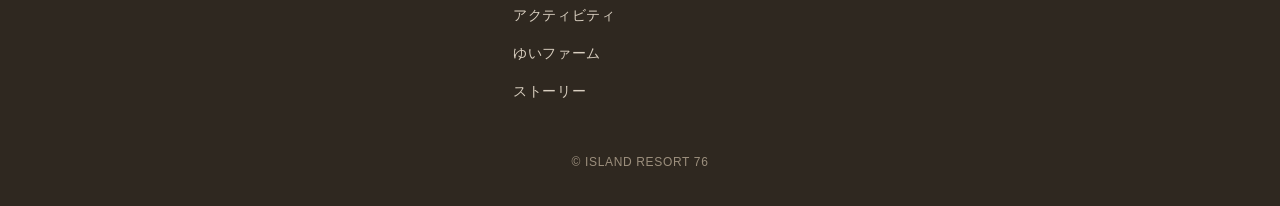
<file: hamahiga.html>
<!DOCTYPE html>
<html lang="ja">
<head>
<meta charset="UTF-8">
<meta name="viewport" content="width=device-width, initial-scale=1">
<meta http-equiv="Content-Security-Policy" content="default-src 'self'; script-src 'self'; style-src 'self' 'unsafe-inline' https://fonts.googleapis.com; font-src https://fonts.gstatic.com; img-src 'self' data:; connect-src 'self'; object-src 'none'; base-uri 'self'; form-action 'none'; upgrade-insecure-requests">
<meta name="referrer" content="strict-origin-when-cross-origin">
<title>浜比嘉島について｜ISLAND RESORT 76（沖縄・浜比嘉島の貸切宿）</title>
<meta name="description" content="琉球開闢の祖神アマミキヨ・シルミキヨの神話が息づく聖地、浜比嘉島。拝所や御嶽、旧暦の伝統行事、アマミチューや東の御嶽などの名所をご紹介します。">
<meta property="og:type" content="article">
<meta property="og:title" content="浜比嘉島について｜ISLAND RESORT 76">
<meta property="og:description" content="神話が息づく聖地・浜比嘉島。拝所や御嶽、旧暦の伝統行事、島の名所をご紹介します。">
<meta property="og:url" content="https://ir76.com/hamahiga.html">
<meta property="og:image" content="https://ir76.com/images/hamahiga-aerial.jpg">
<meta property="og:site_name" content="ISLAND RESORT 76">
<meta name="twitter:card" content="summary_large_image">
<link rel="icon" href="images/logo.png">
<link rel="preconnect" href="https://fonts.googleapis.com">
<link rel="preconnect" href="https://fonts.gstatic.com" crossorigin>
<link href="https://fonts.googleapis.com/css2?family=Zen+Old+Mincho:wght@400;500&family=Zen+Kaku+Gothic+New:wght@400;700&display=swap" rel="stylesheet">
<link rel="stylesheet" href="css/style.css">
</head>
<body>

<header class="site-header">
  <div class="header-inner">
    <a class="brand" href="index.html">
      <img src="images/logo.png" alt="ISLAND RESORT 76 ロゴ" width="40" height="40">
      <span class="brand-name">ISLAND RESORT 76<span class="brand-sub">風とハンモックの宿</span></span>
    </a>
    <button class="nav-toggle" aria-expanded="false" aria-label="メニューを開く"><span></span><span></span><span></span></button>
  </div>
  <nav class="global-nav" aria-label="サイト内メニュー">
    <ul>
      <li><a href="index.html">TOP</a></li>
      <li><a href="accommodation.html">宿泊施設のご案内</a></li>
      <li><a href="hamahiga.html" aria-current="page">浜比嘉島について</a></li>
      <li><a href="activity.html">アクティビティ</a></li>
      <li><a href="yuifarm.html">ゆいファーム</a></li>
      <li><a href="story.html">ストーリー</a></li>
      <li class="nav-book"><a href="https://www.airbnb.jp/rooms/34080405" target="_blank" rel="noopener">ご予約（Airbnb）</a></li>
    </ul>
  </nav>
</header>

<main>

<div class="hero hero--page">
  <img src="images/hamahiga-aerial.jpg" alt="空から見た浜比嘉島と浜比嘉大橋" fetchpriority="high">
  <div class="hero-text">
    <h1>浜比嘉島について</h1>
  </div>
</div>

<section class="section">
  <div class="lead reveal">
    <p>沖縄県うるま市浜比嘉島。シルミキヨとアマミキヨという琉球開闢の祖神がこの島に住み着き、子を授かり繁栄していったという神話があり、島全体が聖地・パワースポットとなっています。</p>
    <p>離島でありながら海中道路と浜比嘉大橋の2つの橋が本島へと繋がり、車での往来が可能となっております。東には朝日、西には夕日が見え、夜には満天の星空が広がります。今では少なくなった、昔ながらの古民家集落の風景もとてもお薦めです。</p>
  </div>
</section>

<section class="section">
  <h2 class="section-title reveal">浜比嘉島とは</h2>
  <span class="section-title-en reveal">About the Island</span>

  <div class="feature reveal" style="margin-top:0">
    <div class="feature-img"><img src="images/hamahiga-2.jpg" alt="浜比嘉島の風景" loading="lazy"></div>
    <div class="feature-body">
      <h3>神と伝統が息づく島</h3>
      <p class="h3-sub">ー 島の中を巡ると出会う拝所 ー</p>
      <p>赤瓦屋根の家並みや石垣残る、昔ながらの風景を感じられる島です。浜比嘉島は、浜集落、比嘉集落、そして兼久集落の三つに分かれています。</p>
      <p>それぞれの集落には、拝所や御嶽が点在しています。地元民や、ノロ（御願をする方）によって守られている秘密の拝所もあり、とても神聖な島です。</p>
    </div>
  </div>

  <div class="feature feature--reverse reveal">
    <div class="feature-img"><img src="images/festival.jpg" alt="夜の広場で行われるエイサーの奉納" loading="lazy"></div>
    <div class="feature-body">
      <h3>受け継がれる伝統行事</h3>
      <p class="h3-sub">ー 旧暦で執り行われる行事 ー</p>
      <p>年間を通じて島では、旧暦に則って行事が執り行われています。旧正月に始まり、ハーリー、豊年祭、エイサーなどがあります。</p>
      <p>浜比嘉島や島嶼地域で今も見られるこれらの行事は、代々受け継がれ、沖縄の真髄を表しています。集落によっては、過疎化により継承が難しくなってきている側面もあり、是非とも足を運んでみて頂きたい風景です。</p>
    </div>
  </div>

  <div class="reveal" style="margin-top:48px">
    <h3>島の旧暦年間行事</h3>
    <ul class="event-list">
      <li><span class="event-date">1月1日</span>年頭拝み ― 新年の始まりを神々に報告し、島の平穏と繁栄を祈願。</li>
      <li><span class="event-date">1月3日</span>ハチウクシー ― 漁師の豊漁と航海安全祈願。</li>
      <li><span class="event-date">3月3日</span>浜下り（ハマウリ） ― 女性が海に下りて身を清め、健康と幸せを祈る。</li>
      <li><span class="event-date">5月4日</span>ハーリー（海神祭） ― 航海安全と豊漁を願う船競漕。海の恵に感謝を捧ぐ。</li>
      <li><span class="event-date">6月24・25日</span>豊年祭（ウスデーク） ― 五穀豊穣と子孫繁栄を祈る島最大の祭。歌や踊りで賑わう。</li>
      <li><span class="event-date">7月15日頃</span>旧盆・エイサー ― 先祖の霊を迎え送り、感謝を込めて踊り奉納する。</li>
    </ul>
    <p class="note">＊新暦の日付は年ごとによって変動します。お調べの上、ご確認をお願いします。</p>
  </div>
</section>

<section class="section section--band">
  <div class="band-inner">
    <h2 class="section-title reveal">浜比嘉島の名所</h2>
    <span class="section-title-en reveal">Spots</span>

    <div class="feature reveal" style="margin-top:0">
      <div class="feature-img"><img src="images/amamichu.jpg" alt="海に浮かぶアマミチューの島" loading="lazy"></div>
      <div class="feature-body">
        <h3>アマミチュー</h3>
        <p class="h3-sub">ー 沖縄の創世神アマミキヨの眠る拝所 ー</p>
        <p>海に浮かぶ小さな島「アマミチューの島」。ここは、琉球の人々の祖先とされる女神・アマミチュー（アマミキヨ）が祀られた神聖な場所です。</p>
        <p>島の中心には静かに佇む御嶽があり、古より人々が祈りを捧げてきた場所です。</p>
      </div>
    </div>

    <div class="feature feature--reverse reveal">
      <div class="feature-img"><img src="images/agari-utaki.jpg" alt="ガジュマルに包まれた東の御嶽" loading="lazy"></div>
      <div class="feature-body">
        <h3>東（あがり）の御嶽</h3>
        <p class="h3-sub">ー 浜集落の隠れた拝所 ー</p>
        <p>樹齢600年のガジュマルが佇む拝所。東の御嶽は古くから村人たちが祈りを捧げてきた聖なる場所です。“あがり”とは太陽の昇る東を意味し、その名の通り、朝日を迎える方角に位置しています。</p>
        <p>かつては豊穣や航海安全、そして家族の健康を願う祈りの場所として、今も地域の人々の心の拠り所です。静かな小道を進むと、柔らかな陽射しの中に、ガジュマルに包まれるように御嶽があります。</p>
      </div>
    </div>
  </div>
</section>

<section class="section">
  <h2 class="section-title reveal">浜比嘉島へのアクセス</h2>
  <span class="section-title-en reveal">Access</span>
  <div class="lead reveal">
    <p>沖縄本島から海中道路を渡り、平安座島から浜比嘉大橋を渡ると浜比嘉島に到着します。那覇空港からは車で60〜90分です。</p>
    <p><a href="https://www.google.com/maps/search/?api=1&amp;query=%E6%B5%9C%E6%AF%94%E5%98%89%E5%B3%B6" target="_blank" rel="noopener">Googleマップで浜比嘉島を開く</a></p>
    <p class="note">うるま市開催の地域の行事もとても興味深いので、<a href="https://www.instagram.com/urumakankou/" target="_blank" rel="noopener">うるま市観光物産協会のInstagram（@urumakankou）</a>もあわせてご覧ください。</p>
  </div>
</section>

<section class="booking-cta">
  <h2>ご予約・お問い合わせ</h2>
  <p>ご予約・空き状況の確認はAirbnbにて承っております。ご不明な点は、メール（islandresort76@gmail.com）までお気軽にお問い合わせください。</p>
  <a class="btn btn--primary" href="https://www.airbnb.jp/rooms/34080405" target="_blank" rel="noopener">宿の空き状況・ご予約（Airbnb）</a>
  <p class="contact-links">お問い合わせ：<a href="mailto:islandresort76@gmail.com">islandresort76@gmail.com</a></p>
</section>

</main>

<footer class="site-footer">
  <div class="footer-inner">
    <p class="footer-brand">ISLAND RESORT 76</p>
    <div class="footer-cols">
      <div class="footer-access">
        <p>〒904-2315 沖縄県うるま市勝連浜76番<br>
        敷地内無料駐車場2台<br>
        那覇空港より車で60〜90分（レンタカー推奨）</p>
      </div>
      <nav class="footer-nav" aria-label="フッターメニュー">
        <ul>
          <li><a href="index.html">TOP</a></li>
          <li><a href="accommodation.html">宿泊施設のご案内</a></li>
          <li><a href="hamahiga.html">浜比嘉島について</a></li>
          <li><a href="activity.html">アクティビティ</a></li>
          <li><a href="yuifarm.html">ゆいファーム</a></li>
          <li><a href="story.html">ストーリー</a></li>
        </ul>
      </nav>
      <div class="footer-contact">
        <p>ご予約：<a href="https://www.airbnb.jp/rooms/34080405" target="_blank" rel="noopener">Airbnb（ご予約はこちら）</a><br>
        お問い合わせ：<a href="mailto:islandresort76@gmail.com">islandresort76@gmail.com</a><br>
        <a href="https://www.instagram.com/island_resort_76_tak/" target="_blank" rel="noopener">Instagram @island_resort_76_tak</a><br>
        <a href="https://www.instagram.com/hamahiga_yuifarm/" target="_blank" rel="noopener">ゆいファーム @hamahiga_yuifarm</a></p>
      </div>
    </div>
    <p class="copyright">© ISLAND RESORT 76</p>
  </div>
</footer>

<script src="js/main.js"></script>
</body>
</html>
</file>
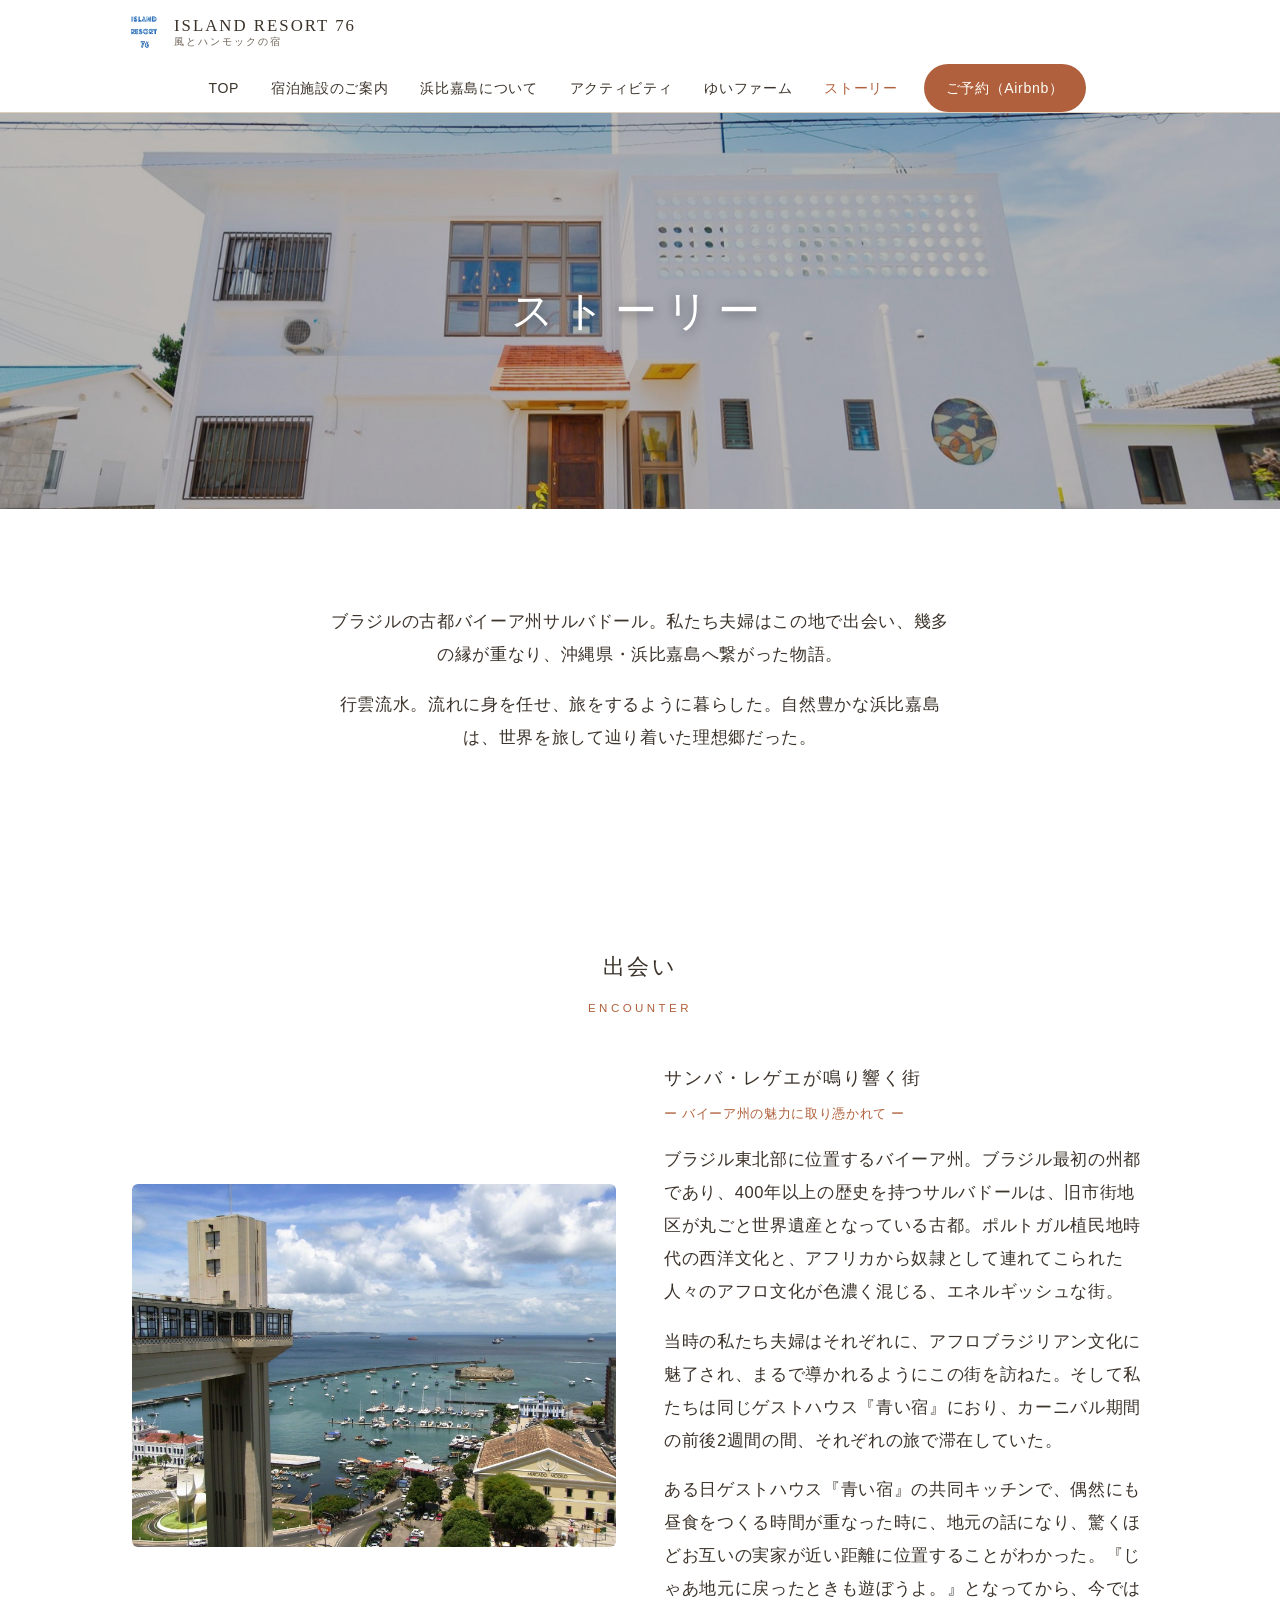
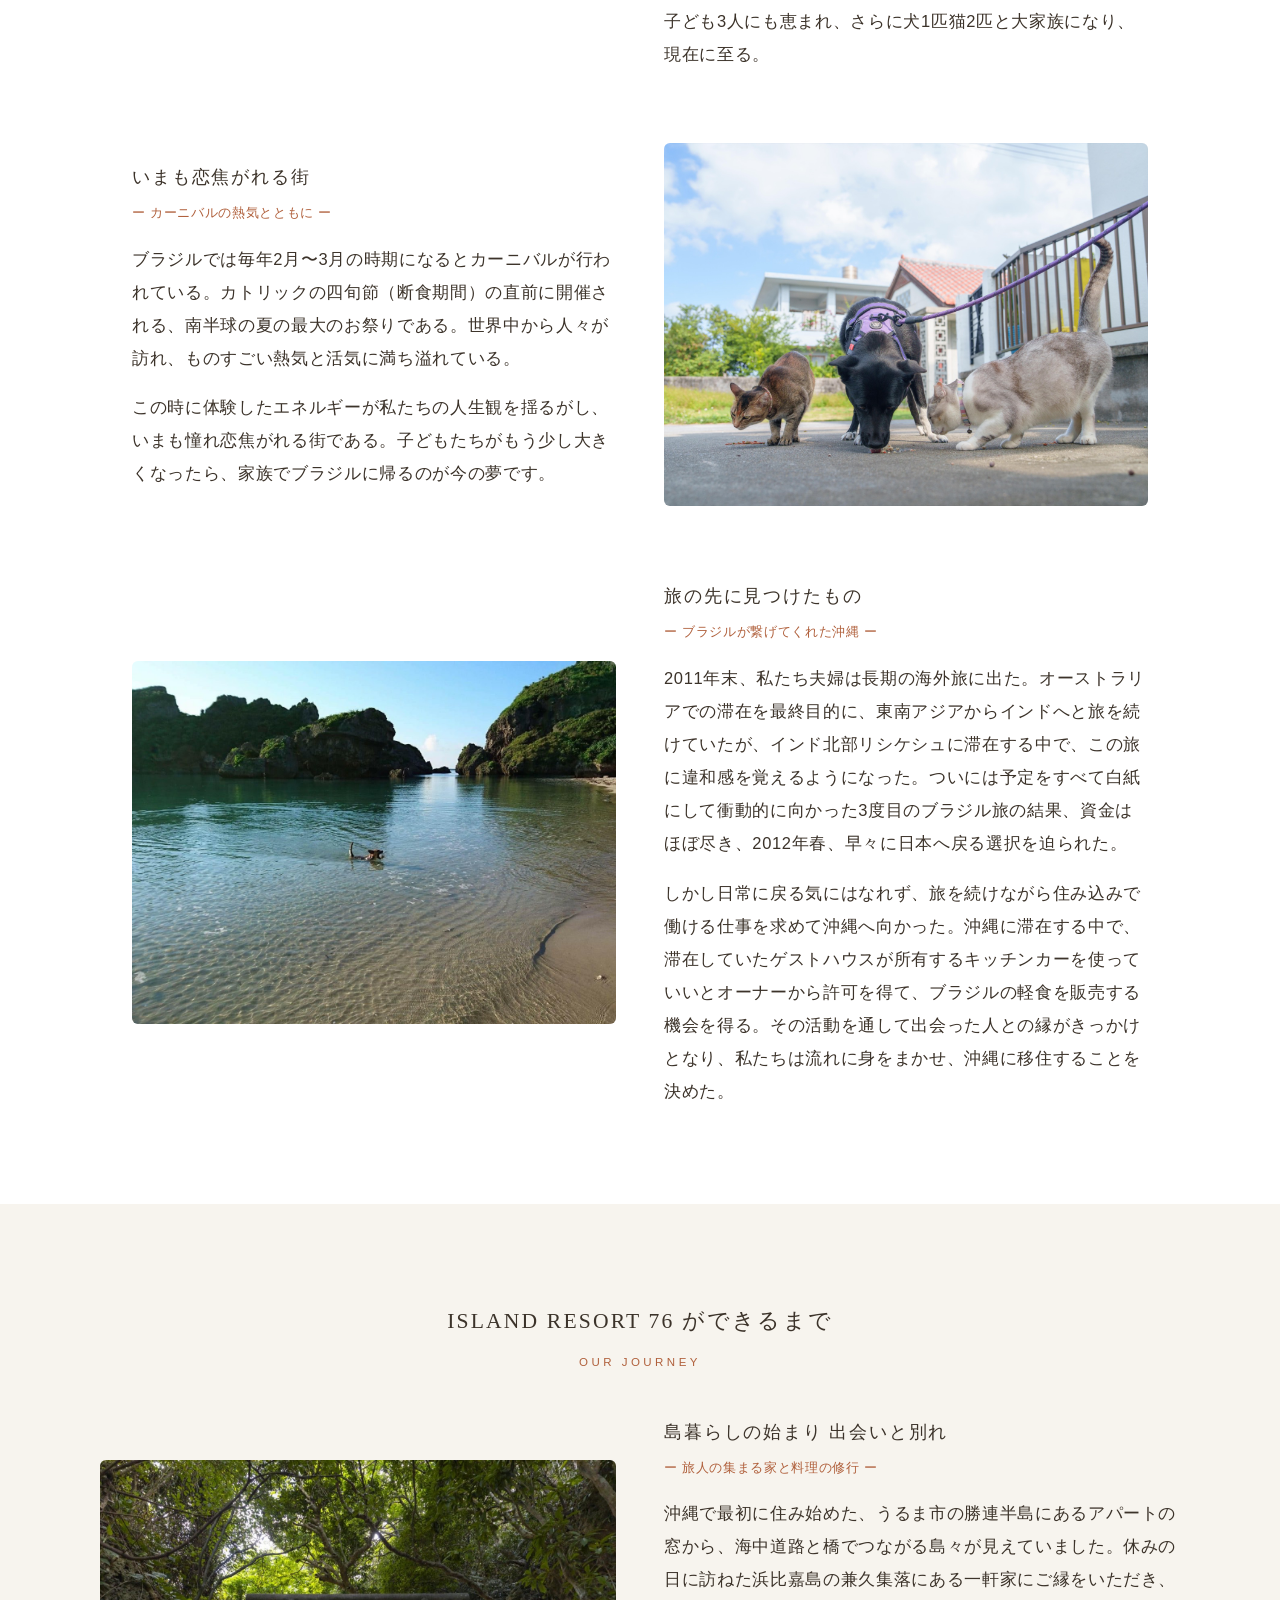
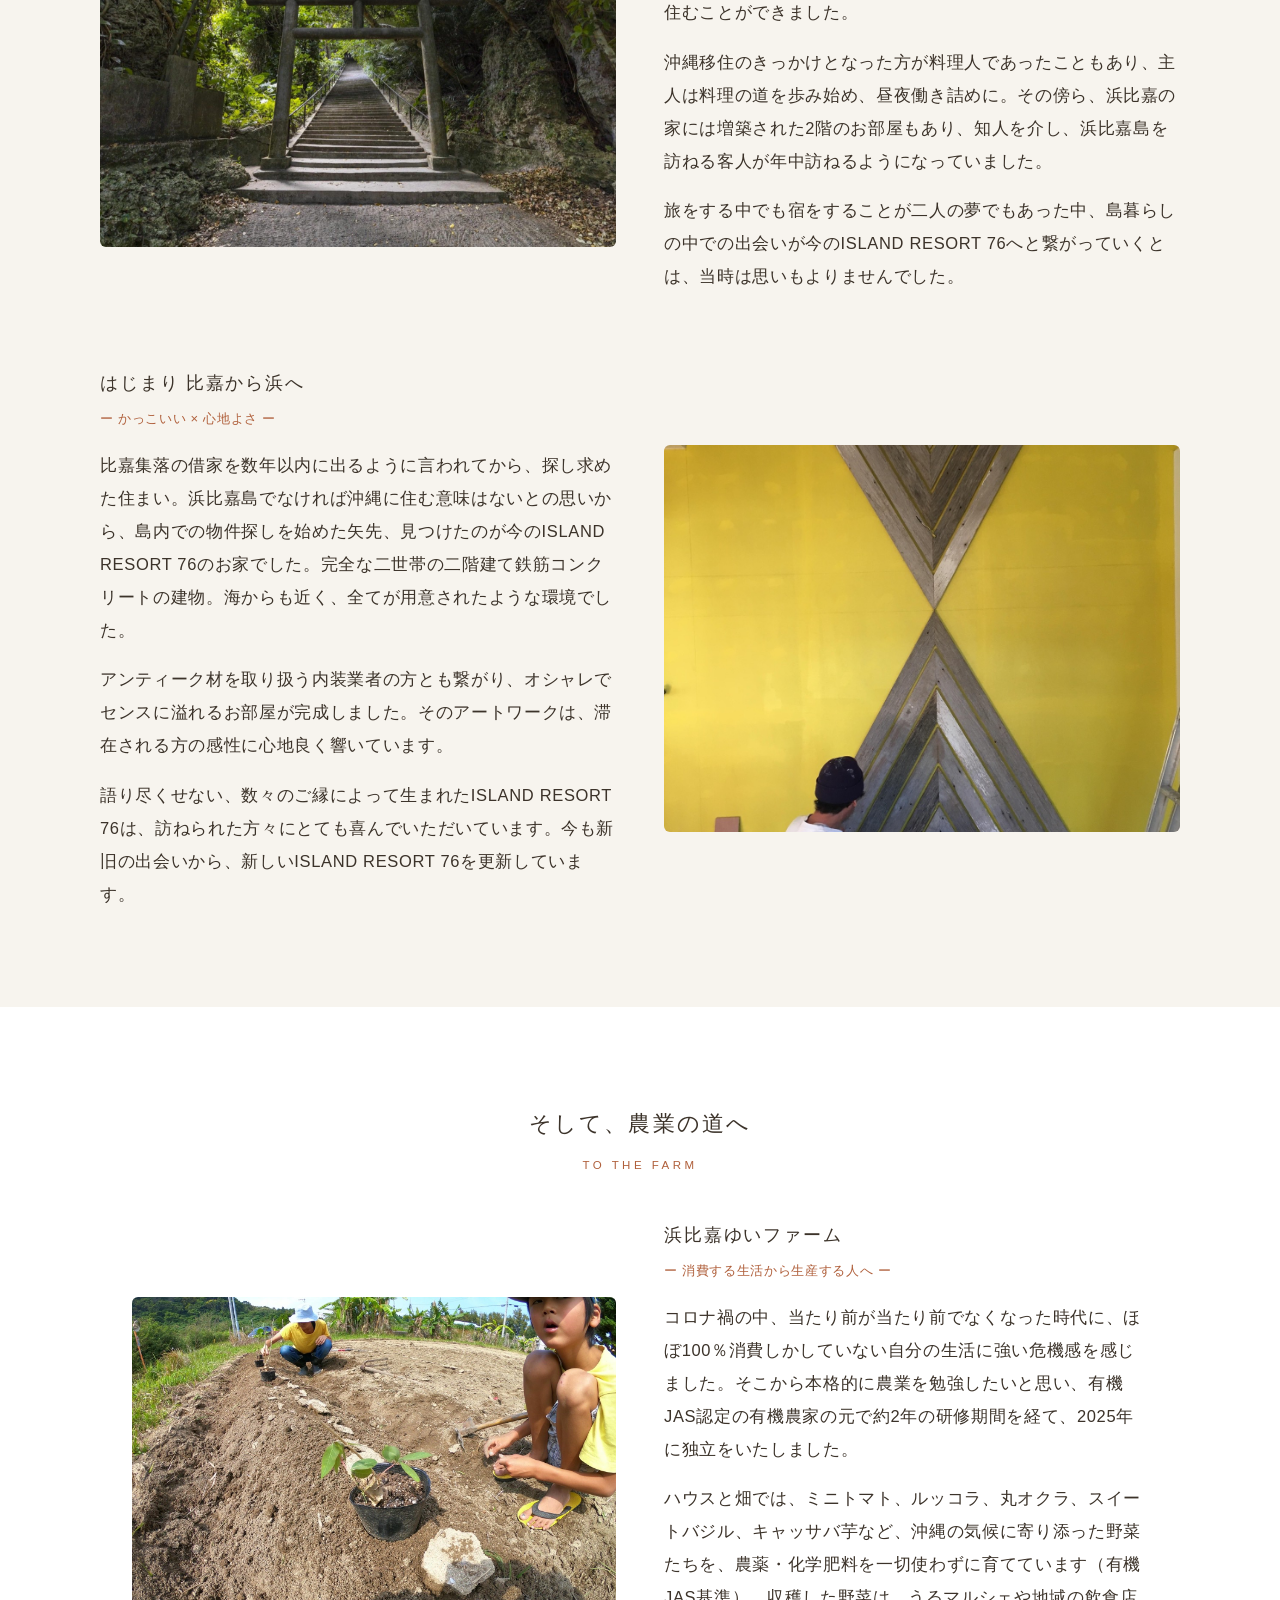
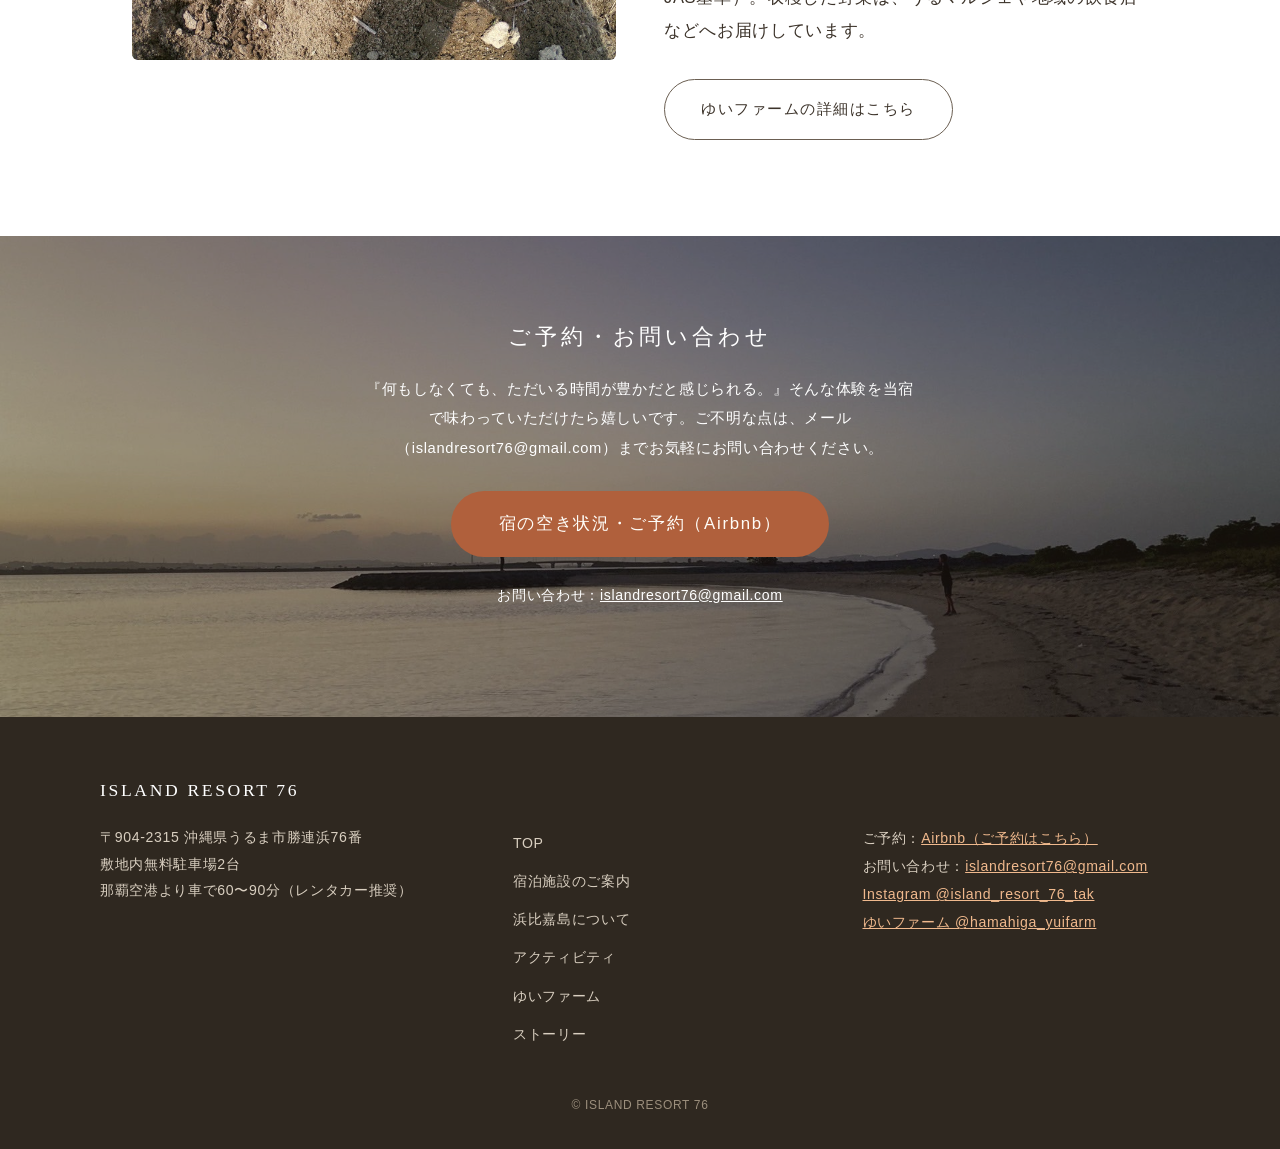
<file: story.html>
<!DOCTYPE html>
<html lang="ja">
<head>
<meta charset="UTF-8">
<meta name="viewport" content="width=device-width, initial-scale=1">
<meta http-equiv="Content-Security-Policy" content="default-src 'self'; script-src 'self'; style-src 'self' 'unsafe-inline' https://fonts.googleapis.com; font-src https://fonts.gstatic.com; img-src 'self' data:; connect-src 'self'; object-src 'none'; base-uri 'self'; form-action 'none'; upgrade-insecure-requests">
<meta name="referrer" content="strict-origin-when-cross-origin">
<title>ストーリー｜ISLAND RESORT 76（沖縄・浜比嘉島の貸切宿）</title>
<meta name="description" content="ブラジル・サルバドールでの夫婦の出会いから、世界の旅を経て沖縄・浜比嘉島に辿り着くまで。ISLAND RESORT 76ができるまでの物語をご紹介します。">
<meta property="og:type" content="article">
<meta property="og:title" content="ストーリー｜ISLAND RESORT 76">
<meta property="og:description" content="ブラジルでの出会いから浜比嘉島へ。ISLAND RESORT 76ができるまでの物語。">
<meta property="og:url" content="https://ir76.com/story.html">
<meta property="og:image" content="https://ir76.com/images/facade.jpg">
<meta property="og:site_name" content="ISLAND RESORT 76">
<meta name="twitter:card" content="summary_large_image">
<link rel="icon" href="images/logo.png">
<link rel="preconnect" href="https://fonts.googleapis.com">
<link rel="preconnect" href="https://fonts.gstatic.com" crossorigin>
<link href="https://fonts.googleapis.com/css2?family=Zen+Old+Mincho:wght@400;500&family=Zen+Kaku+Gothic+New:wght@400;700&display=swap" rel="stylesheet">
<link rel="stylesheet" href="css/style.css">
</head>
<body>

<header class="site-header">
  <div class="header-inner">
    <a class="brand" href="index.html">
      <img src="images/logo.png" alt="ISLAND RESORT 76 ロゴ" width="40" height="40">
      <span class="brand-name">ISLAND RESORT 76<span class="brand-sub">風とハンモックの宿</span></span>
    </a>
    <button class="nav-toggle" aria-expanded="false" aria-label="メニューを開く"><span></span><span></span><span></span></button>
  </div>
  <nav class="global-nav" aria-label="サイト内メニュー">
    <ul>
      <li><a href="index.html">TOP</a></li>
      <li><a href="accommodation.html">宿泊施設のご案内</a></li>
      <li><a href="hamahiga.html">浜比嘉島について</a></li>
      <li><a href="activity.html">アクティビティ</a></li>
      <li><a href="yuifarm.html">ゆいファーム</a></li>
      <li><a href="story.html" aria-current="page">ストーリー</a></li>
      <li class="nav-book"><a href="https://www.airbnb.jp/rooms/34080405" target="_blank" rel="noopener">ご予約（Airbnb）</a></li>
    </ul>
  </nav>
</header>

<main>

<div class="hero hero--page">
  <img src="images/facade.jpg" alt="ISLAND RESORT 76 の白い建物" fetchpriority="high">
  <div class="hero-text">
    <h1>ストーリー</h1>
  </div>
</div>

<section class="section">
  <div class="lead reveal">
    <p>ブラジルの古都バイーア州サルバドール。私たち夫婦はこの地で出会い、幾多の縁が重なり、沖縄県・浜比嘉島へ繋がった物語。</p>
    <p>行雲流水。流れに身を任せ、旅をするように暮らした。自然豊かな浜比嘉島は、世界を旅して辿り着いた理想郷だった。</p>
  </div>
</section>

<section class="section">
  <h2 class="section-title reveal">出会い</h2>
  <span class="section-title-en reveal">Encounter</span>

  <div class="feature reveal" style="margin-top:0">
    <div class="feature-img"><img src="images/salvador.jpg" alt="ブラジル・サルバドールの港町" loading="lazy"></div>
    <div class="feature-body">
      <h3>サンバ・レゲエが鳴り響く街</h3>
      <p class="h3-sub">ー バイーア州の魅力に取り憑かれて ー</p>
      <p>ブラジル東北部に位置するバイーア州。ブラジル最初の州都であり、400年以上の歴史を持つサルバドールは、旧市街地区が丸ごと世界遺産となっている古都。ポルトガル植民地時代の西洋文化と、アフリカから奴隷として連れてこられた人々のアフロ文化が色濃く混じる、エネルギッシュな街。</p>
      <p>当時の私たち夫婦はそれぞれに、アフロブラジリアン文化に魅了され、まるで導かれるようにこの街を訪ねた。そして私たちは同じゲストハウス『青い宿』におり、カーニバル期間の前後2週間の間、それぞれの旅で滞在していた。</p>
      <p>ある日ゲストハウス『青い宿』の共同キッチンで、偶然にも昼食をつくる時間が重なった時に、地元の話になり、驚くほどお互いの実家が近い距離に位置することがわかった。『じゃあ地元に戻ったときも遊ぼうよ。』となってから、今では子ども3人にも恵まれ、さらに犬1匹猫2匹と大家族になり、現在に至る。</p>
    </div>
  </div>

  <div class="feature feature--reverse reveal">
    <div class="feature-img"><img src="images/pets.jpg" alt="宿の看板犬と猫たち" loading="lazy"></div>
    <div class="feature-body">
      <h3>いまも恋焦がれる街</h3>
      <p class="h3-sub">ー カーニバルの熱気とともに ー</p>
      <p>ブラジルでは毎年2月〜3月の時期になるとカーニバルが行われている。カトリックの四旬節（断食期間）の直前に開催される、南半球の夏の最大のお祭りである。世界中から人々が訪れ、ものすごい熱気と活気に満ち溢れている。</p>
      <p>この時に体験したエネルギーが私たちの人生観を揺るがし、いまも憧れ恋焦がれる街である。子どもたちがもう少し大きくなったら、家族でブラジルに帰るのが今の夢です。</p>
    </div>
  </div>

  <div class="feature reveal">
    <div class="feature-img"><img src="images/secret-beach.jpg" alt="旅の途中で出会った静かな入江" loading="lazy"></div>
    <div class="feature-body">
      <h3>旅の先に見つけたもの</h3>
      <p class="h3-sub">ー ブラジルが繋げてくれた沖縄 ー</p>
      <p>2011年末、私たち夫婦は長期の海外旅に出た。オーストラリアでの滞在を最終目的に、東南アジアからインドへと旅を続けていたが、インド北部リシケシュに滞在する中で、この旅に違和感を覚えるようになった。ついには予定をすべて白紙にして衝動的に向かった3度目のブラジル旅の結果、資金はほぼ尽き、2012年春、早々に日本へ戻る選択を迫られた。</p>
      <p>しかし日常に戻る気にはなれず、旅を続けながら住み込みで働ける仕事を求めて沖縄へ向かった。沖縄に滞在する中で、滞在していたゲストハウスが所有するキッチンカーを使っていいとオーナーから許可を得て、ブラジルの軽食を販売する機会を得る。その活動を通して出会った人との縁がきっかけとなり、私たちは流れに身をまかせ、沖縄に移住することを決めた。</p>
    </div>
  </div>
</section>

<section class="section section--band">
  <div class="band-inner">
    <h2 class="section-title reveal">ISLAND RESORT 76 ができるまで</h2>
    <span class="section-title-en reveal">Our Journey</span>

    <div class="feature reveal" style="margin-top:0">
      <div class="feature-img"><img src="images/hamahiga-2.jpg" alt="浜比嘉島の海と橋" loading="lazy"></div>
      <div class="feature-body">
        <h3>島暮らしの始まり 出会いと別れ</h3>
        <p class="h3-sub">ー 旅人の集まる家と料理の修行 ー</p>
        <p>沖縄で最初に住み始めた、うるま市の勝連半島にあるアパートの窓から、海中道路と橋でつながる島々が見えていました。休みの日に訪ねた浜比嘉島の兼久集落にある一軒家にご縁をいただき、住むことができました。</p>
        <p>沖縄移住のきっかけとなった方が料理人であったこともあり、主人は料理の道を歩み始め、昼夜働き詰めに。その傍ら、浜比嘉の家には増築された2階のお部屋もあり、知人を介し、浜比嘉島を訪ねる客人が年中訪ねるようになっていました。</p>
        <p>旅をする中でも宿をすることが二人の夢でもあった中、島暮らしの中での出会いが今のISLAND RESORT 76へと繋がっていくとは、当時は思いもよりませんでした。</p>
      </div>
    </div>

    <div class="feature feature--reverse reveal">
      <div class="feature-img"><img src="images/renovation.jpg" alt="古材を使った内装づくりの様子" loading="lazy"></div>
      <div class="feature-body">
        <h3>はじまり 比嘉から浜へ</h3>
        <p class="h3-sub">ー かっこいい × 心地よさ ー</p>
        <p>比嘉集落の借家を数年以内に出るように言われてから、探し求めた住まい。浜比嘉島でなければ沖縄に住む意味はないとの思いから、島内での物件探しを始めた矢先、見つけたのが今のISLAND RESORT 76のお家でした。完全な二世帯の二階建て鉄筋コンクリートの建物。海からも近く、全てが用意されたような環境でした。</p>
        <p>アンティーク材を取り扱う内装業者の方とも繋がり、オシャレでセンスに溢れるお部屋が完成しました。そのアートワークは、滞在される方の感性に心地良く響いています。</p>
        <p>語り尽くせない、数々のご縁によって生まれたISLAND RESORT 76は、訪ねられた方々にとても喜んでいただいています。今も新旧の出会いから、新しいISLAND RESORT 76を更新しています。</p>
      </div>
    </div>
  </div>
</section>

<section class="section">
  <h2 class="section-title reveal">そして、農業の道へ</h2>
  <span class="section-title-en reveal">To the Farm</span>
  <div class="feature reveal" style="margin-top:0">
    <div class="feature-img"><img src="images/farm-1.jpg" alt="ゆいファームでの畑仕事" loading="lazy"></div>
    <div class="feature-body">
      <h3>浜比嘉ゆいファーム</h3>
      <p class="h3-sub">ー 消費する生活から生産する人へ ー</p>
      <p>コロナ禍の中、当たり前が当たり前でなくなった時代に、ほぼ100％消費しかしていない自分の生活に強い危機感を感じました。そこから本格的に農業を勉強したいと思い、有機JAS認定の有機農家の元で約2年の研修期間を経て、2025年に独立をいたしました。</p>
      <p>ハウスと畑では、ミニトマト、ルッコラ、丸オクラ、スイートバジル、キャッサバ芋など、沖縄の気候に寄り添った野菜たちを、農薬・化学肥料を一切使わずに育てています（有機JAS基準）。収穫した野菜は、うるマルシェや地域の飲食店などへお届けしています。</p>
      <p class="btn-row" style="text-align:left"><a class="btn btn--ghost" href="yuifarm.html">ゆいファームの詳細はこちら</a></p>
    </div>
  </div>
</section>

<section class="booking-cta">
  <h2>ご予約・お問い合わせ</h2>
  <p>『何もしなくても、ただいる時間が豊かだと感じられる。』そんな体験を当宿で味わっていただけたら嬉しいです。ご不明な点は、メール（islandresort76@gmail.com）までお気軽にお問い合わせください。</p>
  <a class="btn btn--primary" href="https://www.airbnb.jp/rooms/34080405" target="_blank" rel="noopener">宿の空き状況・ご予約（Airbnb）</a>
  <p class="contact-links">お問い合わせ：<a href="mailto:islandresort76@gmail.com">islandresort76@gmail.com</a></p>
</section>

</main>

<footer class="site-footer">
  <div class="footer-inner">
    <p class="footer-brand">ISLAND RESORT 76</p>
    <div class="footer-cols">
      <div class="footer-access">
        <p>〒904-2315 沖縄県うるま市勝連浜76番<br>
        敷地内無料駐車場2台<br>
        那覇空港より車で60〜90分（レンタカー推奨）</p>
      </div>
      <nav class="footer-nav" aria-label="フッターメニュー">
        <ul>
          <li><a href="index.html">TOP</a></li>
          <li><a href="accommodation.html">宿泊施設のご案内</a></li>
          <li><a href="hamahiga.html">浜比嘉島について</a></li>
          <li><a href="activity.html">アクティビティ</a></li>
          <li><a href="yuifarm.html">ゆいファーム</a></li>
          <li><a href="story.html">ストーリー</a></li>
        </ul>
      </nav>
      <div class="footer-contact">
        <p>ご予約：<a href="https://www.airbnb.jp/rooms/34080405" target="_blank" rel="noopener">Airbnb（ご予約はこちら）</a><br>
        お問い合わせ：<a href="mailto:islandresort76@gmail.com">islandresort76@gmail.com</a><br>
        <a href="https://www.instagram.com/island_resort_76_tak/" target="_blank" rel="noopener">Instagram @island_resort_76_tak</a><br>
        <a href="https://www.instagram.com/hamahiga_yuifarm/" target="_blank" rel="noopener">ゆいファーム @hamahiga_yuifarm</a></p>
      </div>
    </div>
    <p class="copyright">© ISLAND RESORT 76</p>
  </div>
</footer>

<script src="js/main.js"></script>
</body>
</html>
</file>
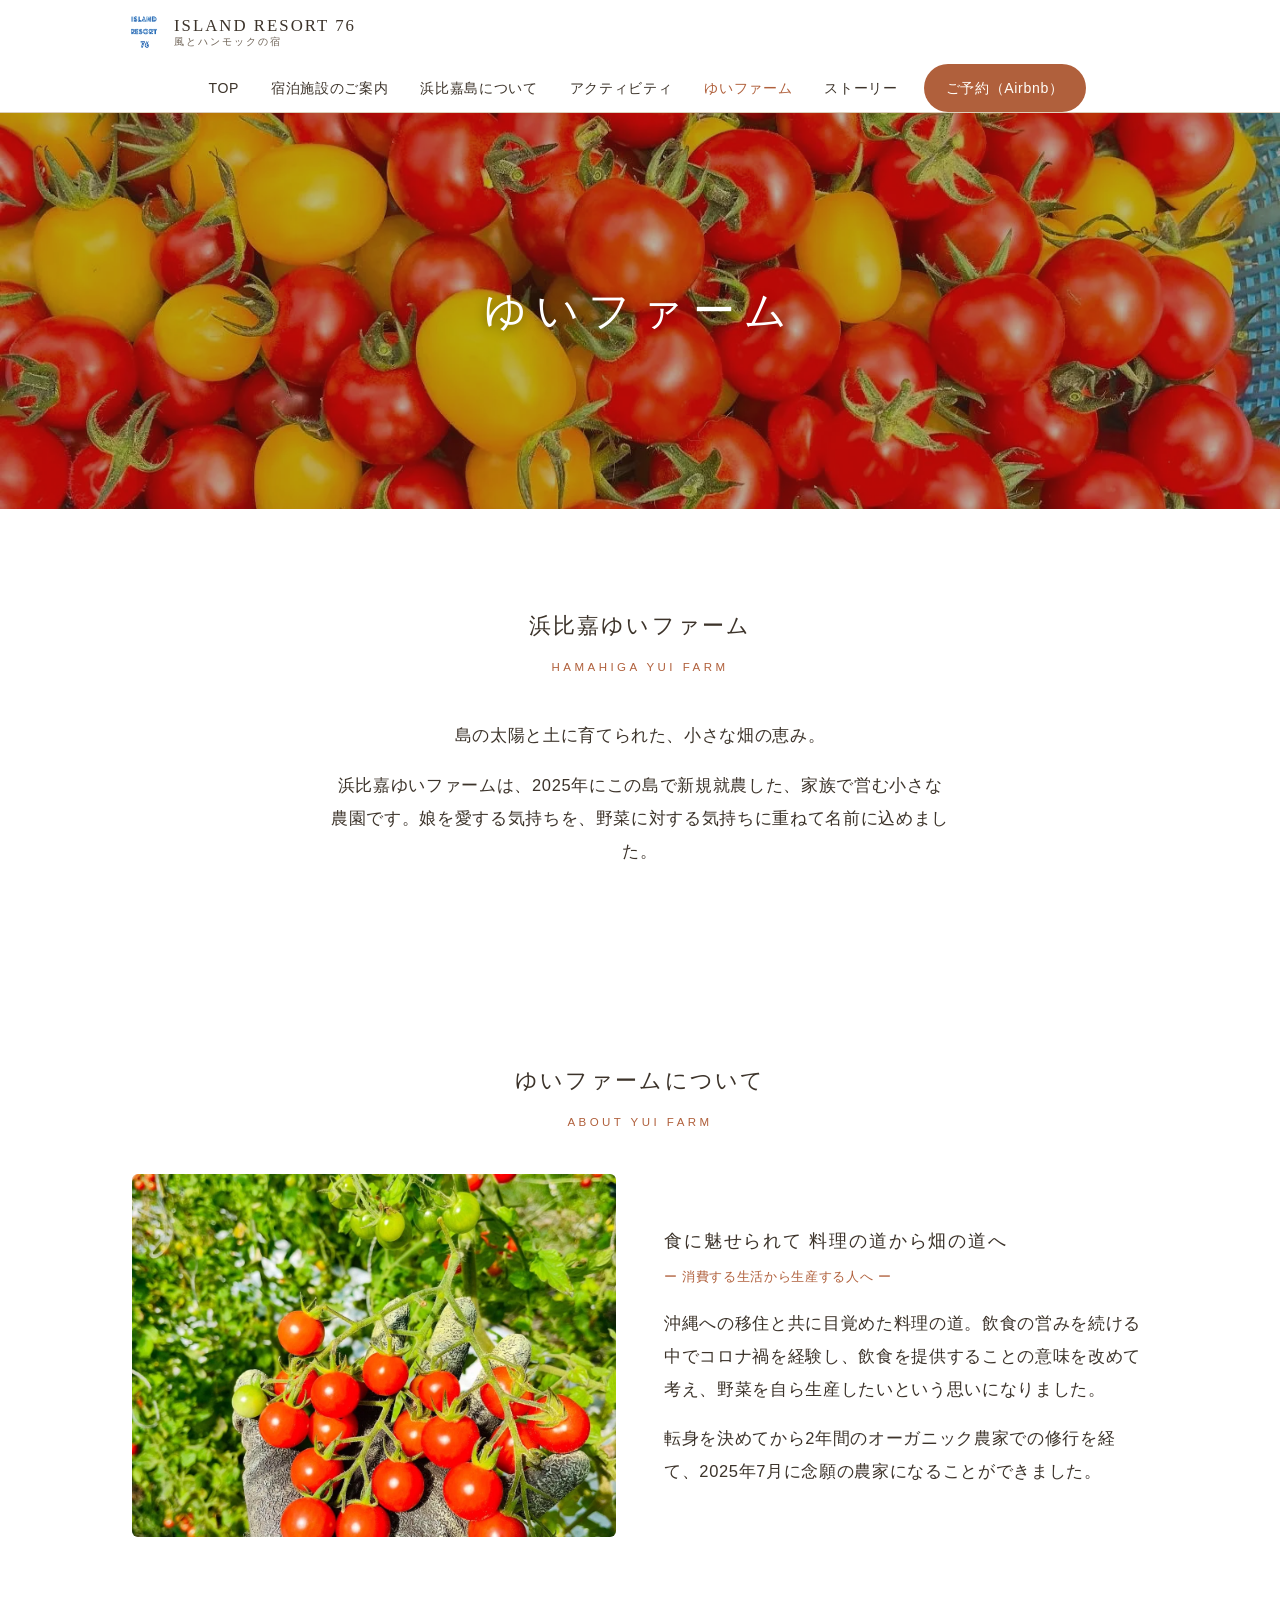
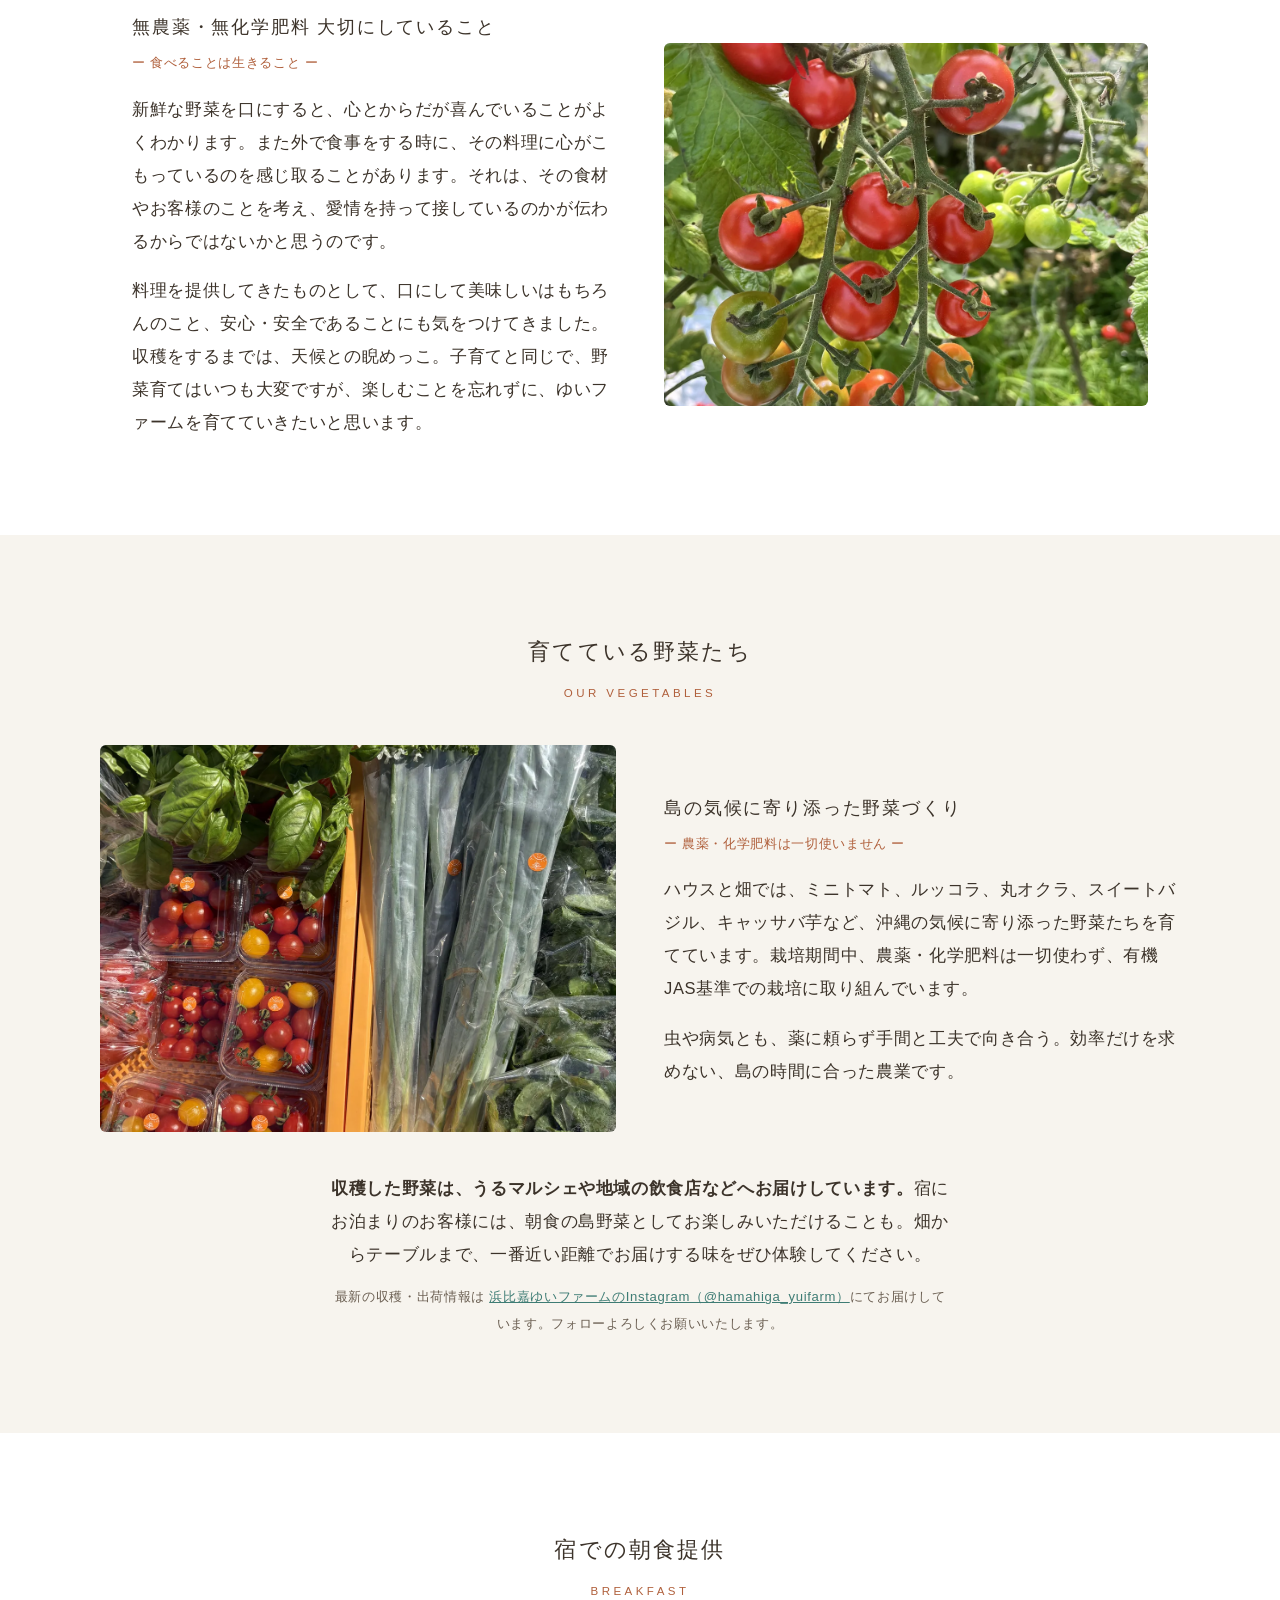
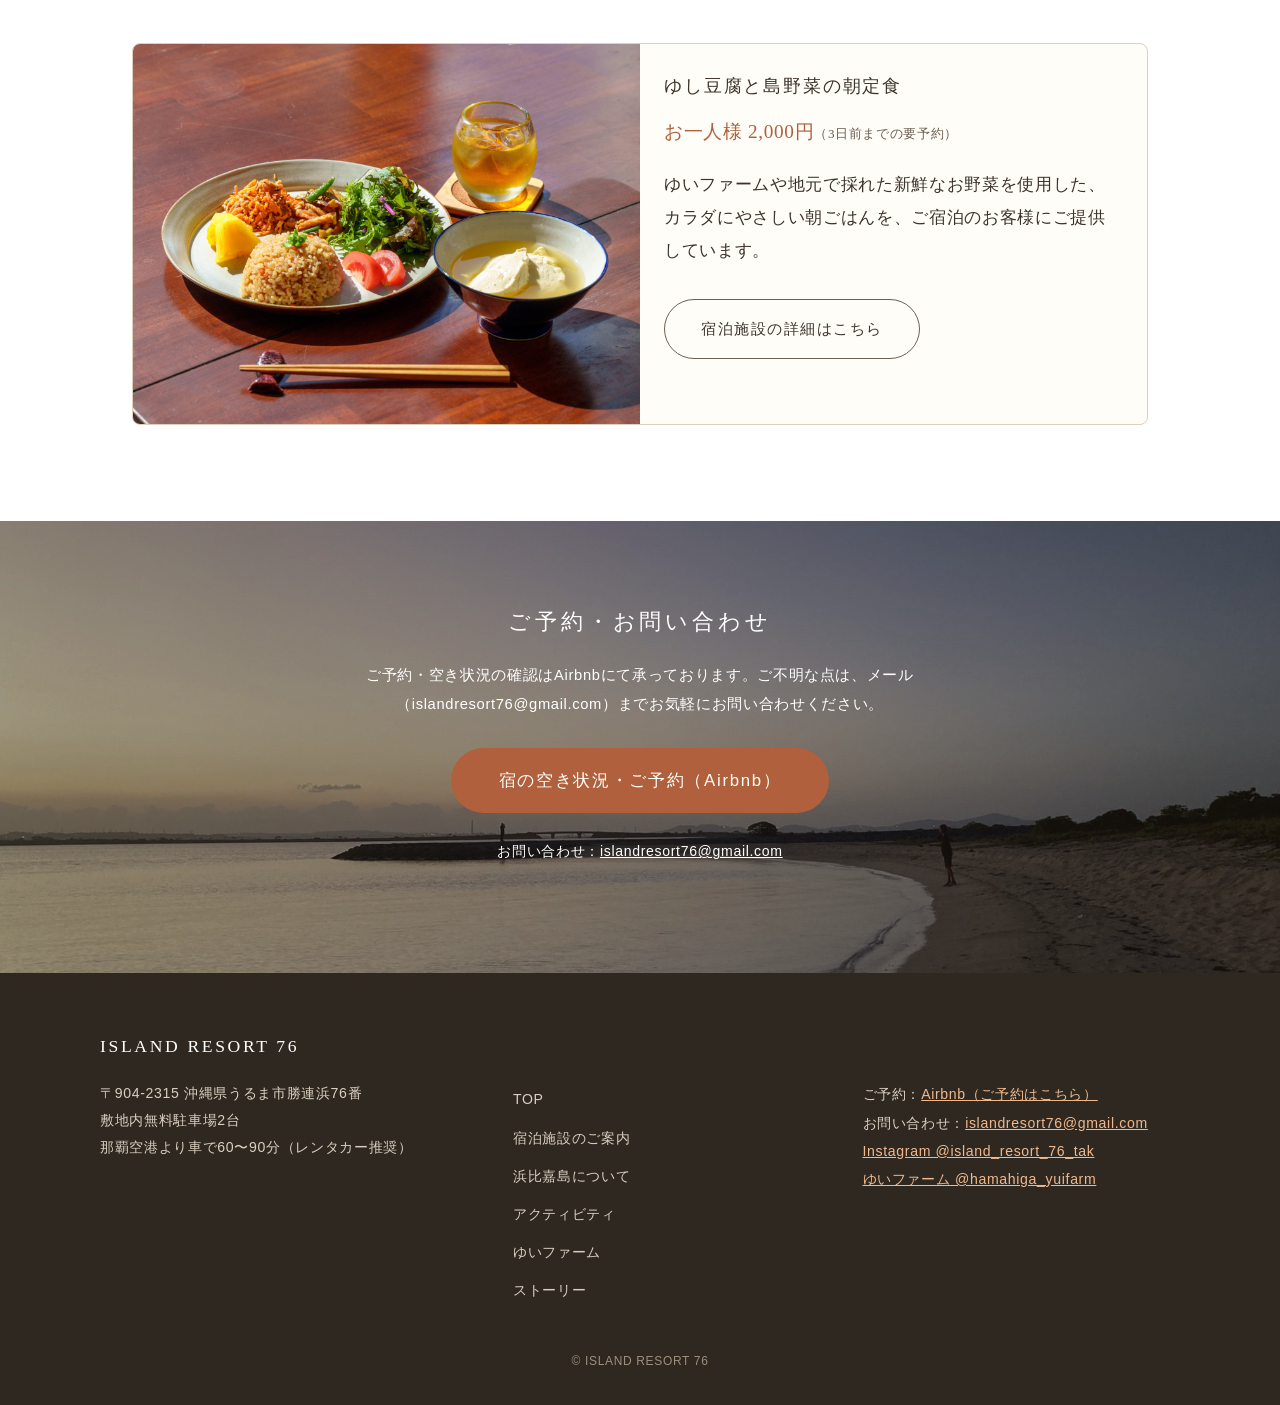
<file: yuifarm.html>
<!DOCTYPE html>
<html lang="ja">
<head>
<meta charset="UTF-8">
<meta name="viewport" content="width=device-width, initial-scale=1">
<meta http-equiv="Content-Security-Policy" content="default-src 'self'; script-src 'self'; style-src 'self' 'unsafe-inline' https://fonts.googleapis.com; font-src https://fonts.gstatic.com; img-src 'self' data:; connect-src 'self'; object-src 'none'; base-uri 'self'; form-action 'none'; upgrade-insecure-requests">
<meta name="referrer" content="strict-origin-when-cross-origin">
<title>ゆいファーム｜ISLAND RESORT 76（沖縄・浜比嘉島の貸切宿）</title>
<meta name="description" content="浜比嘉ゆいファームは、2025年に浜比嘉島で新規就農した家族経営の小さな農園。ミニトマト、ルッコラ、丸オクラ、スイートバジル、キャッサバ芋などを農薬・化学肥料不使用（有機JAS基準）で育てています。">
<meta property="og:type" content="article">
<meta property="og:title" content="ゆいファーム｜ISLAND RESORT 76">
<meta property="og:description" content="島の太陽と土に育てられた、小さな畑の恵み。農薬・化学肥料を使わず、有機JAS基準で島野菜を育てる家族経営の農園です。">
<meta property="og:url" content="https://ir76.com/yuifarm.html">
<meta property="og:image" content="https://ir76.com/images/photo_tomato_basket_hero_1920.jpg">
<meta property="og:site_name" content="ISLAND RESORT 76">
<meta name="twitter:card" content="summary_large_image">
<link rel="icon" href="images/logo.png">
<link rel="preconnect" href="https://fonts.googleapis.com">
<link rel="preconnect" href="https://fonts.gstatic.com" crossorigin>
<link href="https://fonts.googleapis.com/css2?family=Zen+Old+Mincho:wght@400;500&family=Zen+Kaku+Gothic+New:wght@400;700&display=swap" rel="stylesheet">
<link rel="stylesheet" href="css/style.css">
</head>
<body>

<header class="site-header">
  <div class="header-inner">
    <a class="brand" href="index.html">
      <img src="images/logo.png" alt="ISLAND RESORT 76 ロゴ" width="40" height="40">
      <span class="brand-name">ISLAND RESORT 76<span class="brand-sub">風とハンモックの宿</span></span>
    </a>
    <button class="nav-toggle" aria-expanded="false" aria-label="メニューを開く"><span></span><span></span><span></span></button>
  </div>
  <nav class="global-nav" aria-label="サイト内メニュー">
    <ul>
      <li><a href="index.html">TOP</a></li>
      <li><a href="accommodation.html">宿泊施設のご案内</a></li>
      <li><a href="hamahiga.html">浜比嘉島について</a></li>
      <li><a href="activity.html">アクティビティ</a></li>
      <li><a href="yuifarm.html" aria-current="page">ゆいファーム</a></li>
      <li><a href="story.html">ストーリー</a></li>
      <li class="nav-book"><a href="https://www.airbnb.jp/rooms/34080405" target="_blank" rel="noopener">ご予約（Airbnb）</a></li>
    </ul>
  </nav>
</header>

<main>

<div class="hero hero--page">
  <picture>
    <source srcset="images/photo_tomato_basket_hero_1920.webp" type="image/webp">
    <img src="images/photo_tomato_basket_hero_1920.jpg" alt="収穫したゆいファームのカラフルなミニトマト" fetchpriority="high">
  </picture>
  <div class="hero-text">
    <h1>ゆいファーム</h1>
  </div>
</div>

<section class="section">
  <h2 class="section-title reveal">浜比嘉ゆいファーム</h2>
  <span class="section-title-en reveal">Hamahiga Yui Farm</span>
  <div class="lead reveal">
    <p>島の太陽と土に育てられた、小さな畑の恵み。</p>
    <p>浜比嘉ゆいファームは、2025年にこの島で新規就農した、家族で営む小さな農園です。娘を愛する気持ちを、野菜に対する気持ちに重ねて名前に込めました。</p>
  </div>
</section>

<section class="section">
  <h2 class="section-title reveal">ゆいファームについて</h2>
  <span class="section-title-en reveal">About Yui Farm</span>

  <div class="feature reveal" style="margin-top:0">
    <div class="feature-img">
      <picture>
        <source srcset="images/photo_tomato_harvest_hand_medium_1200.webp" type="image/webp">
        <img src="images/photo_tomato_harvest_hand_medium_1200.jpg" alt="収穫したミニトマトを手にのせて" loading="lazy">
      </picture>
    </div>
    <div class="feature-body">
      <h3>食に魅せられて 料理の道から畑の道へ</h3>
      <p class="h3-sub">ー 消費する生活から生産する人へ ー</p>
      <p>沖縄への移住と共に目覚めた料理の道。飲食の営みを続ける中でコロナ禍を経験し、飲食を提供することの意味を改めて考え、野菜を自ら生産したいという思いになりました。</p>
      <p>転身を決めてから2年間のオーガニック農家での修行を経て、2025年7月に念願の農家になることができました。</p>
    </div>
  </div>

  <div class="feature feature--reverse reveal">
    <div class="feature-img">
      <picture>
        <source srcset="images/IMG_8688_medium_1200.webp" type="image/webp">
        <img src="images/IMG_8688_medium_1200.jpg" alt="枝で赤く色づくゆいファームのミニトマト" loading="lazy">
      </picture>
    </div>
    <div class="feature-body">
      <h3>無農薬・無化学肥料 大切にしていること</h3>
      <p class="h3-sub">ー 食べることは生きること ー</p>
      <p>新鮮な野菜を口にすると、心とからだが喜んでいることがよくわかります。また外で食事をする時に、その料理に心がこもっているのを感じ取ることがあります。それは、その食材やお客様のことを考え、愛情を持って接しているのかが伝わるからではないかと思うのです。</p>
      <p>料理を提供してきたものとして、口にして美味しいはもちろんのこと、安心・安全であることにも気をつけてきました。収穫をするまでは、天候との睨めっこ。子育てと同じで、野菜育てはいつも大変ですが、楽しむことを忘れずに、ゆいファームを育てていきたいと思います。</p>
    </div>
  </div>
</section>

<section class="section section--band">
  <div class="band-inner">
    <h2 class="section-title reveal">育てている野菜たち</h2>
    <span class="section-title-en reveal">Our Vegetables</span>
    <div class="feature reveal" style="margin-top:0">
      <div class="feature-img">
        <picture>
          <source srcset="images/IMG_1109_2_medium_1200.webp" type="image/webp">
          <img src="images/IMG_1109_2_medium_1200.jpg" alt="出荷用に並んだミニトマト・バジル・島野菜" loading="lazy">
        </picture>
      </div>
      <div class="feature-body">
        <h3>島の気候に寄り添った野菜づくり</h3>
        <p class="h3-sub">ー 農薬・化学肥料は一切使いません ー</p>
        <p>ハウスと畑では、ミニトマト、ルッコラ、丸オクラ、スイートバジル、キャッサバ芋など、沖縄の気候に寄り添った野菜たちを育てています。栽培期間中、農薬・化学肥料は一切使わず、有機JAS基準での栽培に取り組んでいます。</p>
        <p>虫や病気とも、薬に頼らず手間と工夫で向き合う。効率だけを求めない、島の時間に合った農業です。</p>
      </div>
    </div>
    <div class="lead reveal" style="margin-top:40px">
      <p><strong>収穫した野菜は、うるマルシェや地域の飲食店などへお届けしています。</strong>宿にお泊まりのお客様には、朝食の島野菜としてお楽しみいただけることも。畑からテーブルまで、一番近い距離でお届けする味をぜひ体験してください。</p>
      <p class="note">最新の収穫・出荷情報は <a href="https://www.instagram.com/hamahiga_yuifarm/" target="_blank" rel="noopener">浜比嘉ゆいファームのInstagram（@hamahiga_yuifarm）</a>にてお届けしています。フォローよろしくお願いいたします。</p>
    </div>
  </div>
</section>

<section class="section">
  <h2 class="section-title reveal">宿での朝食提供</h2>
  <span class="section-title-en reveal">Breakfast</span>
  <div class="meal-card reveal">
    <img src="images/breakfast.jpg" alt="ゆし豆腐と島野菜の朝定食" loading="lazy">
    <div class="meal-body">
      <h3>ゆし豆腐と島野菜の朝定食</h3>
      <p class="meal-price">お一人様 2,000円<span class="note">（3日前までの要予約）</span></p>
      <p>ゆいファームや地元で採れた新鮮なお野菜を使用した、カラダにやさしい朝ごはんを、ご宿泊のお客様にご提供しています。</p>
      <p class="btn-row" style="text-align:left"><a class="btn btn--ghost" href="accommodation.html#meals">宿泊施設の詳細はこちら</a></p>
    </div>
  </div>
</section>

<section class="booking-cta">
  <h2>ご予約・お問い合わせ</h2>
  <p>ご予約・空き状況の確認はAirbnbにて承っております。ご不明な点は、メール（islandresort76@gmail.com）までお気軽にお問い合わせください。</p>
  <a class="btn btn--primary" href="https://www.airbnb.jp/rooms/34080405" target="_blank" rel="noopener">宿の空き状況・ご予約（Airbnb）</a>
  <p class="contact-links">お問い合わせ：<a href="mailto:islandresort76@gmail.com">islandresort76@gmail.com</a></p>
</section>

</main>

<footer class="site-footer">
  <div class="footer-inner">
    <p class="footer-brand">ISLAND RESORT 76</p>
    <div class="footer-cols">
      <div class="footer-access">
        <p>〒904-2315 沖縄県うるま市勝連浜76番<br>
        敷地内無料駐車場2台<br>
        那覇空港より車で60〜90分（レンタカー推奨）</p>
      </div>
      <nav class="footer-nav" aria-label="フッターメニュー">
        <ul>
          <li><a href="index.html">TOP</a></li>
          <li><a href="accommodation.html">宿泊施設のご案内</a></li>
          <li><a href="hamahiga.html">浜比嘉島について</a></li>
          <li><a href="activity.html">アクティビティ</a></li>
          <li><a href="yuifarm.html">ゆいファーム</a></li>
          <li><a href="story.html">ストーリー</a></li>
        </ul>
      </nav>
      <div class="footer-contact">
        <p>ご予約：<a href="https://www.airbnb.jp/rooms/34080405" target="_blank" rel="noopener">Airbnb（ご予約はこちら）</a><br>
        お問い合わせ：<a href="mailto:islandresort76@gmail.com">islandresort76@gmail.com</a><br>
        <a href="https://www.instagram.com/island_resort_76_tak/" target="_blank" rel="noopener">Instagram @island_resort_76_tak</a><br>
        <a href="https://www.instagram.com/hamahiga_yuifarm/" target="_blank" rel="noopener">ゆいファーム @hamahiga_yuifarm</a></p>
      </div>
    </div>
    <p class="copyright">© ISLAND RESORT 76</p>
  </div>
</footer>

<script src="js/main.js"></script>
</body>
</html>
</file>
<file: css/style.css>
/* =========================================================
   ISLAND RESORT 76 — 共通スタイル
   モバイルファースト。960px以上でPCレイアウトに切り替え。
   色・余白はここの変数を変えるだけで全ページに反映されます。
   ========================================================= */
:root {
  --bg: #ffffff;          /* ページ背景（白） */
  --bg-deep: #f7f4ee;     /* 帯セクション用のごく薄いベージュ */
  --ink: #3c332a;         /* 基本の文字色（焦茶） */
  --ink-soft: #6b5f52;    /* 補足文の文字色 */
  --accent: #b0603c;      /* テラコッタ（ボタン・強調） */
  --accent-dark: #8f4b2e;
  --sea: #3e7c74;         /* くすんだ海の緑青 */
  --line: #ddd0bc;        /* 罫線 */
  --white: #fffdf8;
  --font-serif: "Zen Old Mincho", "Hiragino Mincho ProN", serif;
  --font-sans: "Zen Kaku Gothic New", "Hiragino Kaku Gothic ProN", sans-serif;
}

* { margin: 0; padding: 0; box-sizing: border-box; }

html { scroll-behavior: smooth; }

body {
  background: var(--bg);
  color: var(--ink);
  font-family: var(--font-sans);
  font-size: 16px;
  line-height: 2;
  letter-spacing: 0.04em;
  -webkit-font-smoothing: antialiased;
}

img { max-width: 100%; height: auto; display: block; }

a { color: var(--sea); }

/* ---------- ヘッダー ---------- */
.site-header {
  position: sticky;
  top: 0;
  z-index: 100;
  background: rgba(255, 255, 255, 0.95);
  backdrop-filter: blur(6px);
  border-bottom: 1px solid var(--line);
}
.header-inner {
  display: flex;
  align-items: center;
  justify-content: space-between;
  padding: 10px 16px;
  max-width: 1080px;
  margin: 0 auto;
}
.brand {
  display: flex;
  align-items: center;
  gap: 10px;
  text-decoration: none;
  color: var(--ink);
}
.brand img { width: 40px; height: 40px; }
.brand .brand-name {
  font-family: var(--font-serif);
  font-size: 1.05rem;
  letter-spacing: 0.12em;
  line-height: 1.3;
}
.brand .brand-sub {
  display: block;
  font-size: 0.62rem;
  color: var(--ink-soft);
  letter-spacing: 0.2em;
}

.nav-toggle {
  background: none;
  border: none;
  width: 44px;
  height: 44px;
  cursor: pointer;
  display: grid;
  place-items: center;
  gap: 0;
}
.nav-toggle span {
  display: block;
  width: 24px;
  height: 2px;
  background: var(--ink);
  margin: 3px 0;
  transition: transform 0.25s, opacity 0.25s;
}
.nav-toggle[aria-expanded="true"] span:nth-child(1) { transform: translateY(8px) rotate(45deg); }
.nav-toggle[aria-expanded="true"] span:nth-child(2) { opacity: 0; }
.nav-toggle[aria-expanded="true"] span:nth-child(3) { transform: translateY(-8px) rotate(-45deg); }

.global-nav {
  display: none;
  border-top: 1px solid var(--line);
  background: var(--bg);
}
.global-nav.is-open { display: block; }
.global-nav ul { list-style: none; }
.global-nav li { border-bottom: 1px solid var(--line); }
.global-nav a {
  display: block;
  padding: 14px 24px;
  text-decoration: none;
  color: var(--ink);
  font-size: 0.95rem;
}
.global-nav a[aria-current="page"] { color: var(--accent); }
.global-nav .nav-book a {
  color: var(--white);
  background: var(--accent);
  text-align: center;
  margin: 12px 16px;
  border-radius: 999px;
}

/* ---------- ヒーロー ---------- */
.hero {
  position: relative;
  overflow: hidden;
}
.hero picture { display: block; }
.hero img {
  width: 100%;
  height: 72vh;
  min-height: 420px;
  object-fit: cover;
}
.hero .hero-text {
  position: absolute;
  inset: 0;
  display: flex;
  flex-direction: column;
  justify-content: center;
  align-items: center;
  text-align: center;
  background: rgba(40, 30, 20, 0.32);
  color: #fff;
  padding: 0 20px;
}
.hero h1 {
  font-family: var(--font-serif);
  font-weight: 500;
  font-size: 1.7rem;
  letter-spacing: 0.22em;
  text-shadow: 0 2px 12px rgba(0,0,0,0.45);
  line-height: 1.8;
}
.hero .hero-sub {
  margin-top: 12px;
  font-size: 0.95rem;
  letter-spacing: 0.18em;
  text-shadow: 0 1px 8px rgba(0,0,0,0.5);
}

/* サブページ用の低めヒーロー */
.hero--page img { height: 44vh; min-height: 280px; }

/* ---------- セクション共通 ---------- */
main { display: block; }

.section {
  padding: 64px 20px;
  max-width: 1080px;
  margin: 0 auto;
}
.section--band {
  max-width: none;
  background: var(--bg-deep);
}
.section--band > .band-inner {
  max-width: 1080px;
  margin: 0 auto;
}

.section-title {
  font-family: var(--font-serif);
  font-weight: 500;
  font-size: 1.35rem;
  letter-spacing: 0.1em;
  text-align: center;
  margin-bottom: 8px;
}
.section-title-en {
  display: block;
  text-align: center;
  color: var(--accent);
  font-size: 0.72rem;
  letter-spacing: 0.3em;
  text-transform: uppercase;
  margin-bottom: 40px;
}

.lead {
  text-align: center;
  max-width: 620px;
  margin: 0 auto;
}

h3 {
  font-family: var(--font-serif);
  font-weight: 500;
  font-size: 1.15rem;
  letter-spacing: 0.1em;
  margin-bottom: 4px;
}
.h3-sub {
  color: var(--accent);
  font-size: 0.82rem;
  margin-bottom: 16px;
}

p + p { margin-top: 1em; }

.note { font-size: 0.82rem; color: var(--ink-soft); }

/* ---------- 画像とテキストの2カラムカード ---------- */
.feature {
  margin-top: 48px;
}
.feature .feature-img picture { display: block; width: 100%; }
.feature .feature-img img {
  width: 100%;
  aspect-ratio: 4 / 3;
  object-fit: cover;
  border-radius: 6px;
}
.feature .feature-body { margin-top: 20px; }

/* ---------- 横スクロールギャラリー ---------- */
.gallery {
  display: flex;
  gap: 12px;
  overflow-x: auto;
  scroll-snap-type: x mandatory;
  padding-bottom: 8px;
  -webkit-overflow-scrolling: touch;
}
.gallery img {
  flex: 0 0 78%;
  aspect-ratio: 4 / 3;
  object-fit: cover;
  border-radius: 6px;
  scroll-snap-align: center;
}

/* ---------- ボタン ---------- */
.btn {
  display: inline-block;
  padding: 14px 36px;
  border-radius: 999px;
  text-decoration: none;
  font-size: 0.95rem;
  letter-spacing: 0.1em;
  transition: opacity 0.2s;
}
.btn:hover { opacity: 0.85; }
.btn--primary { background: var(--accent); color: var(--white); }
.btn--ghost {
  background: transparent;
  color: var(--ink);
  border: 1px solid var(--ink-soft);
}
.btn-row { text-align: center; margin-top: 32px; }

/* ---------- 予約CTA ---------- */
.booking-cta {
  position: relative;
  text-align: center;
  color: #fff;
  padding: 80px 20px;
  background: url(../images/sunset-beach.jpg) center / cover no-repeat;
}
.booking-cta::before {
  content: "";
  position: absolute;
  inset: 0;
  background: rgba(40, 30, 20, 0.45);
}
.booking-cta > * { position: relative; }
.booking-cta h2 {
  font-family: var(--font-serif);
  font-weight: 500;
  font-size: 1.35rem;
  letter-spacing: 0.18em;
  margin-bottom: 16px;
}
.booking-cta p { max-width: 560px; margin: 0 auto 28px; font-size: 0.92rem; }
.booking-cta .btn--primary { font-size: 1.05rem; padding: 16px 48px; }
.booking-cta .contact-links { margin-top: 24px; font-size: 0.88rem; }
.booking-cta .contact-links a { color: #fff; }

/* ---------- 表（施設概要・アクセス） ---------- */
.spec-table {
  width: 100%;
  border-collapse: collapse;
  margin-top: 24px;
  font-size: 0.92rem;
}
.spec-table th,
.spec-table td {
  border-bottom: 1px solid var(--line);
  padding: 14px 8px;
  vertical-align: top;
  text-align: left;
}
.spec-table th {
  width: 34%;
  font-weight: 500;
  color: var(--ink-soft);
  white-space: nowrap;
}

/* ---------- 近隣スポットリスト ---------- */
.spot-group { margin-top: 40px; }
.spot-group h3 {
  border-left: 4px solid var(--accent);
  padding-left: 12px;
  margin-bottom: 16px;
}
.spot {
  padding: 16px 0;
  border-bottom: 1px solid var(--line);
}
.spot .spot-name { font-weight: 700; }
.spot .spot-dist {
  display: inline-block;
  margin-left: 8px;
  font-size: 0.75rem;
  color: var(--white);
  background: var(--sea);
  border-radius: 999px;
  padding: 1px 10px;
  vertical-align: middle;
}
.spot p { font-size: 0.9rem; color: var(--ink-soft); line-height: 1.9; }

/* ---------- FAQ ---------- */
.faq details {
  border-bottom: 1px solid var(--line);
  padding: 4px 0;
}
.faq summary {
  cursor: pointer;
  padding: 14px 8px;
  font-weight: 700;
  list-style: none;
  position: relative;
  padding-right: 32px;
}
.faq summary::-webkit-details-marker { display: none; }
.faq summary::after {
  content: "＋";
  position: absolute;
  right: 8px;
  color: var(--accent);
}
.faq details[open] summary::after { content: "−"; }
.faq .faq-a { padding: 0 8px 18px; font-size: 0.92rem; color: var(--ink-soft); }

/* ---------- お客様の声 ---------- */
.voices { display: grid; gap: 20px; margin-top: 40px; }
.voice {
  background: var(--white);
  border: 1px solid var(--line);
  border-radius: 8px;
  padding: 24px;
}
.voice .voice-who {
  font-size: 0.8rem;
  color: var(--accent);
  margin-bottom: 8px;
  letter-spacing: 0.1em;
}
.voice p { font-size: 0.92rem; line-height: 1.9; }

/* ---------- 食事カード ---------- */
.meal-card {
  background: var(--white);
  border: 1px solid var(--line);
  border-radius: 8px;
  overflow: hidden;
  margin-top: 32px;
}
.meal-card img { aspect-ratio: 4 / 3; object-fit: cover; width: 100%; }
.meal-card .meal-body { padding: 24px; }
.meal-card .meal-price {
  font-family: var(--font-serif);
  font-size: 1.2rem;
  color: var(--accent);
  margin: 8px 0;
}
.meal-card ul { padding-left: 1.4em; font-size: 0.92rem; }

/* ---------- 行事リスト（浜比嘉島） ---------- */
.event-list { list-style: none; margin-top: 16px; }
.event-list li {
  padding: 10px 0;
  border-bottom: 1px dashed var(--line);
  font-size: 0.92rem;
}
.event-list .event-date {
  display: inline-block;
  min-width: 8.5em;
  font-weight: 700;
  color: var(--sea);
}

/* ---------- フッター ---------- */
.site-footer {
  background: #2f2820;
  color: #d9cfc0;
  padding: 56px 20px 32px;
  font-size: 0.88rem;
}
.footer-inner { max-width: 1080px; margin: 0 auto; }
.footer-brand {
  font-family: var(--font-serif);
  font-size: 1.1rem;
  letter-spacing: 0.15em;
  color: #fff;
  margin-bottom: 16px;
}
.footer-cols { display: grid; gap: 32px; }
.footer-access p { line-height: 1.9; }
.footer-nav ul { list-style: none; }
.footer-nav a {
  color: #d9cfc0;
  text-decoration: none;
  display: block;
  padding: 5px 0;
}
.footer-nav a:hover { color: #fff; }
.footer-contact a { color: #f0b98d; }
.copyright {
  text-align: center;
  margin-top: 40px;
  font-size: 0.75rem;
  color: #9c8f7d;
}

/* ---------- スクロールフェードイン ---------- */
.reveal {
  opacity: 0;
  transform: translateY(24px);
  transition: opacity 0.7s ease, transform 0.7s ease;
}
.reveal.is-visible { opacity: 1; transform: none; }
@media (prefers-reduced-motion: reduce) {
  .reveal { opacity: 1; transform: none; transition: none; }
}

/* =========================================================
   PCレイアウト
   ========================================================= */
@media (min-width: 960px) {
  body { font-size: 16.5px; }

  .nav-toggle { display: none; }
  .global-nav {
    display: block;
    border-top: none;
    background: none;
  }
  .global-nav ul {
    display: flex;
    align-items: center;
    justify-content: center;
    gap: 4px;
  }
  .global-nav li { border: none; }
  .global-nav a {
    padding: 8px 14px;
    font-size: 0.88rem;
  }
  .global-nav .nav-book a {
    margin: 0 0 0 8px;
    padding: 10px 22px;
  }
  .header-inner { padding: 12px 24px; }

  .hero h1 { font-size: 2.6rem; }
  .hero .hero-sub { font-size: 1.1rem; }

  .section { padding: 96px 32px; }

  .feature {
    display: grid;
    grid-template-columns: 1fr 1fr;
    gap: 48px;
    align-items: center;
    margin-top: 72px;
  }
  .feature.feature--reverse .feature-img { order: 2; }
  .feature .feature-body { margin-top: 0; }

  .gallery img { flex: 0 0 40%; }

  .voices { grid-template-columns: repeat(2, 1fr); }

  .meal-card {
    display: grid;
    grid-template-columns: 1fr 1fr;
  }
  .meal-card img { height: 100%; aspect-ratio: auto; }

  .footer-cols { grid-template-columns: 1.2fr 1fr 1fr; }
}
</file>
